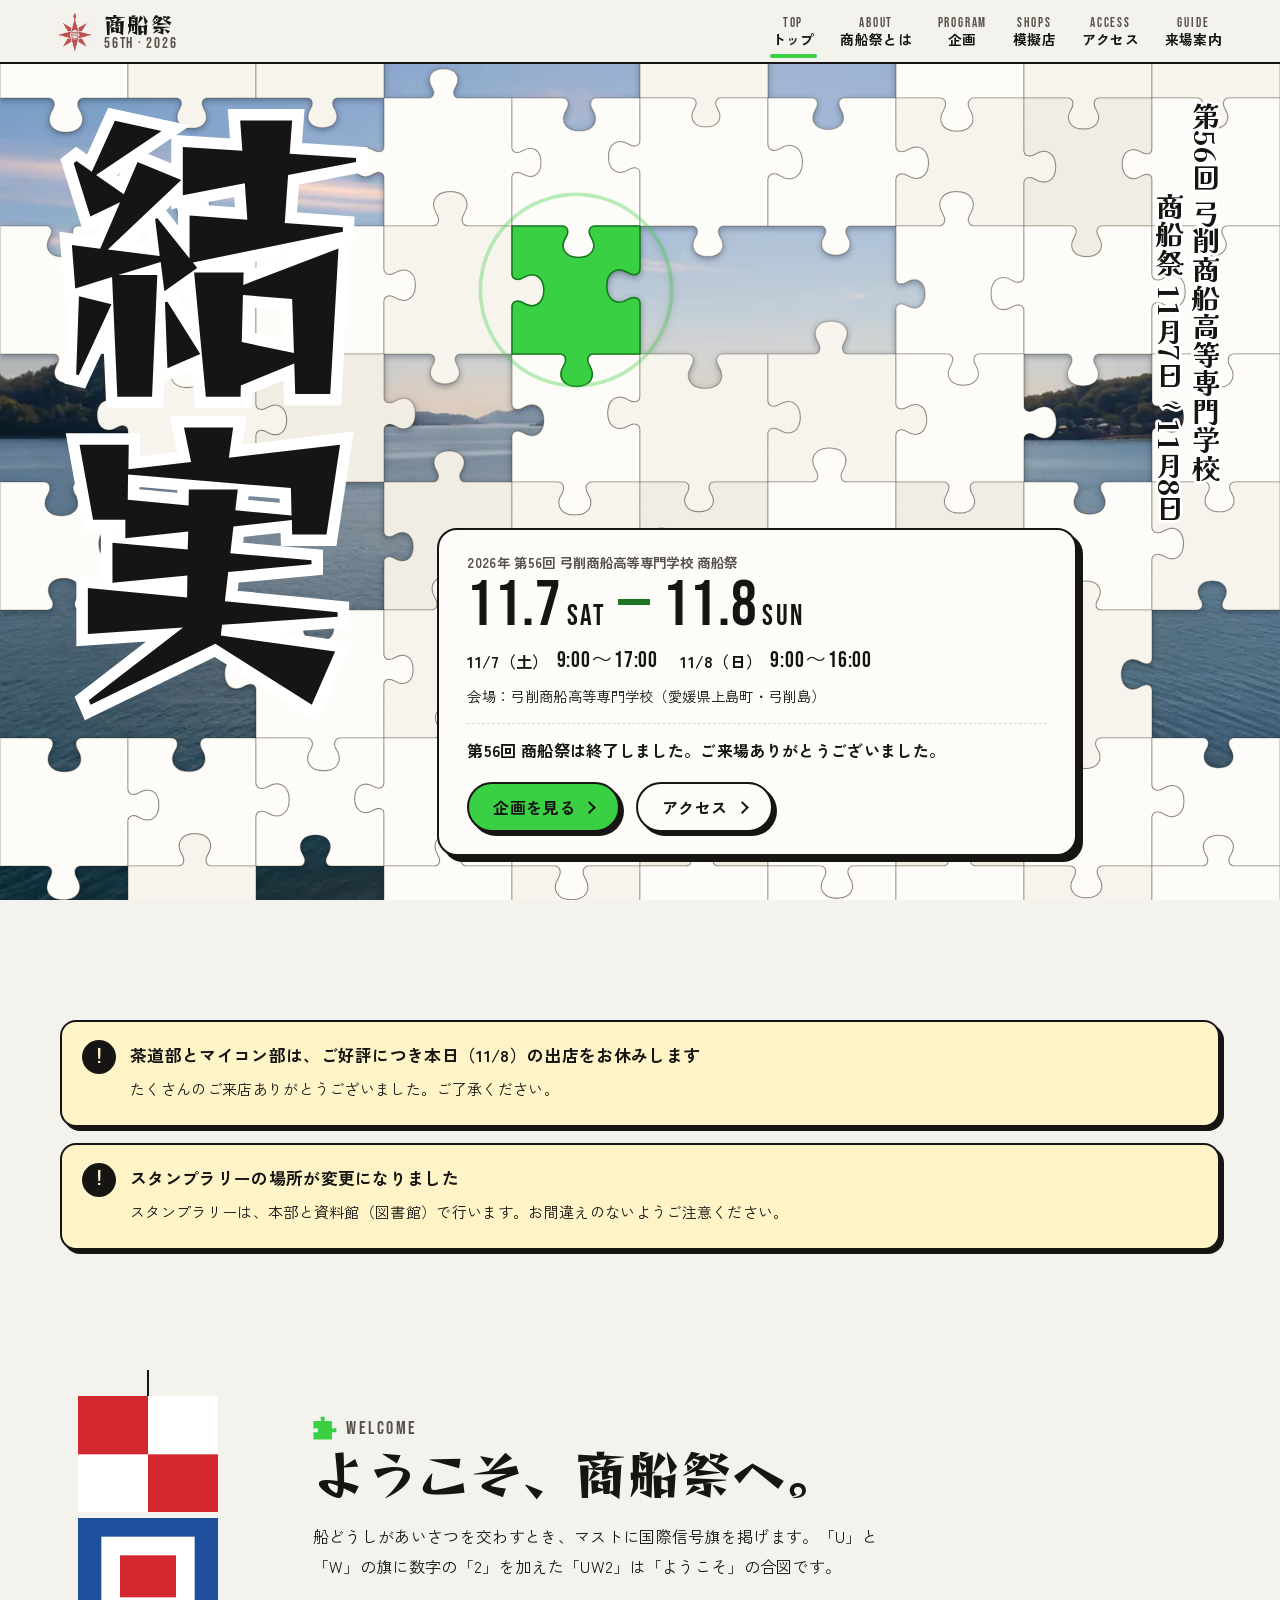
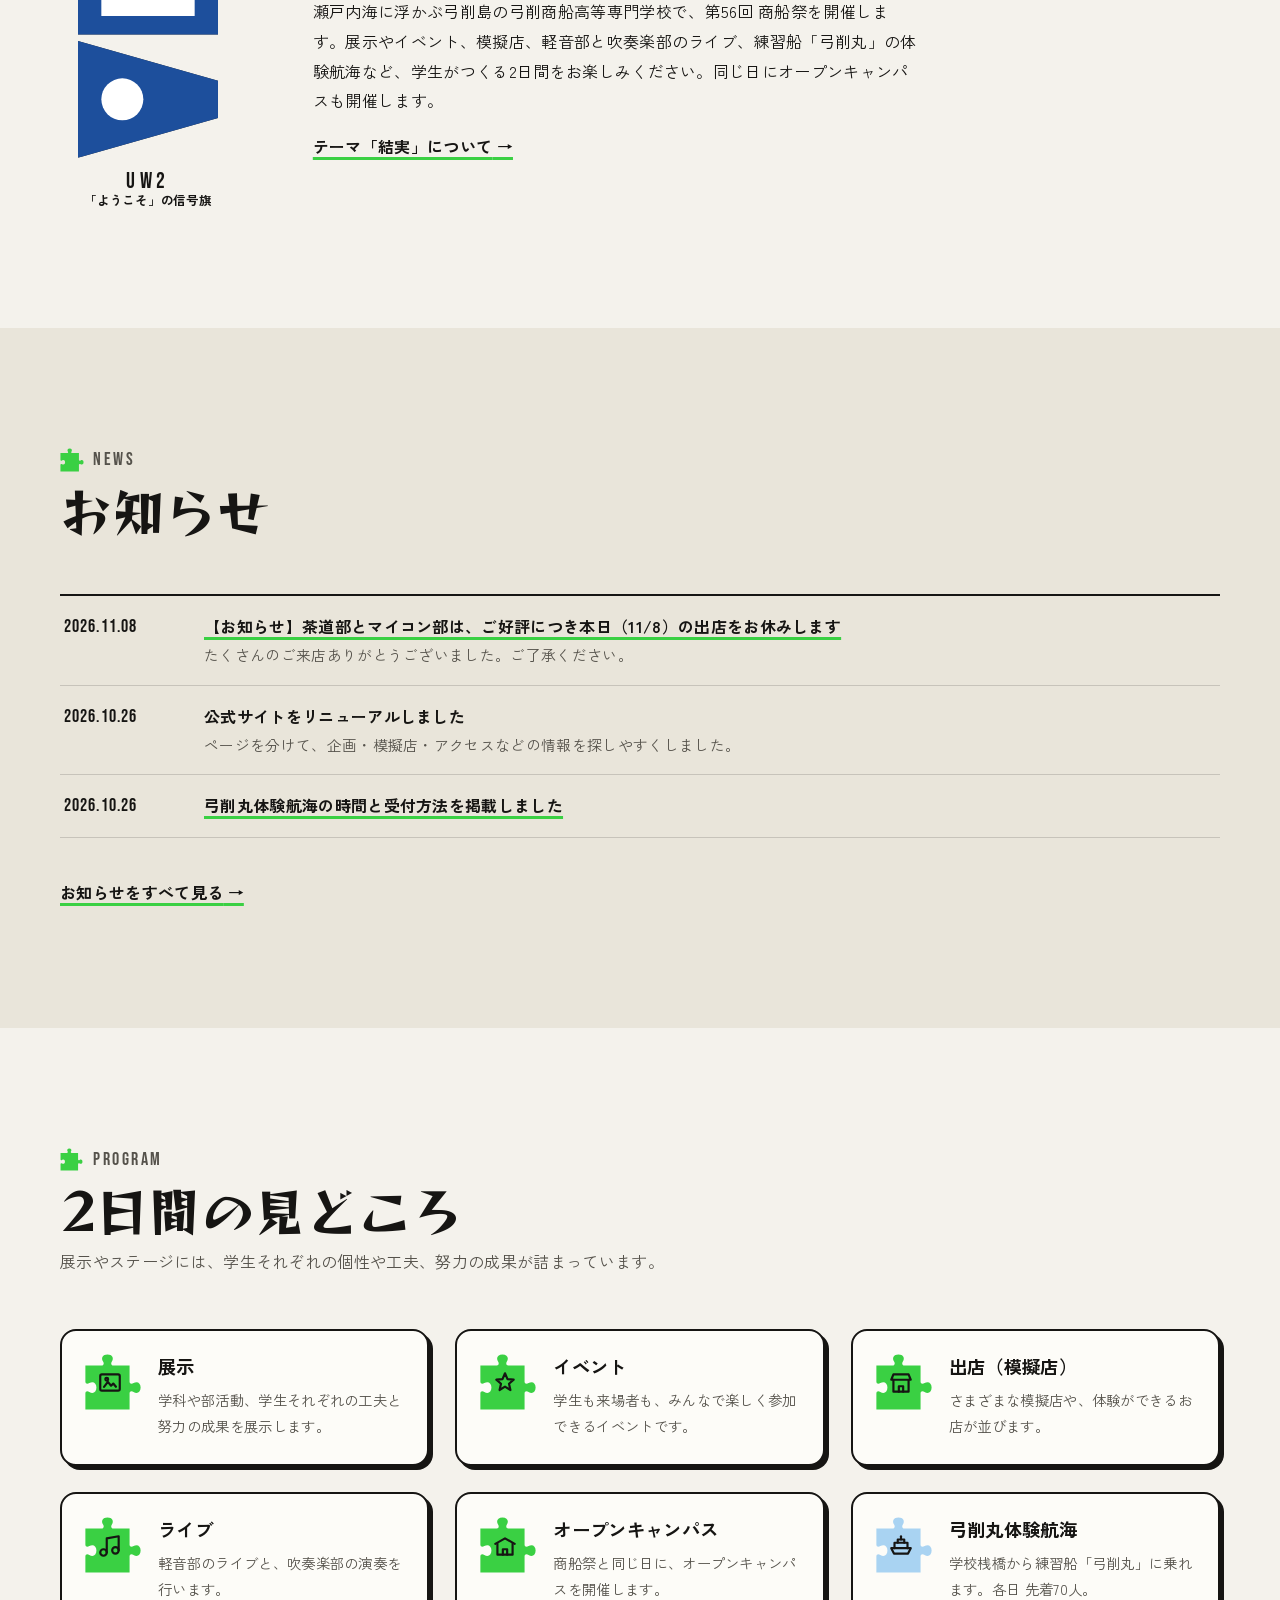
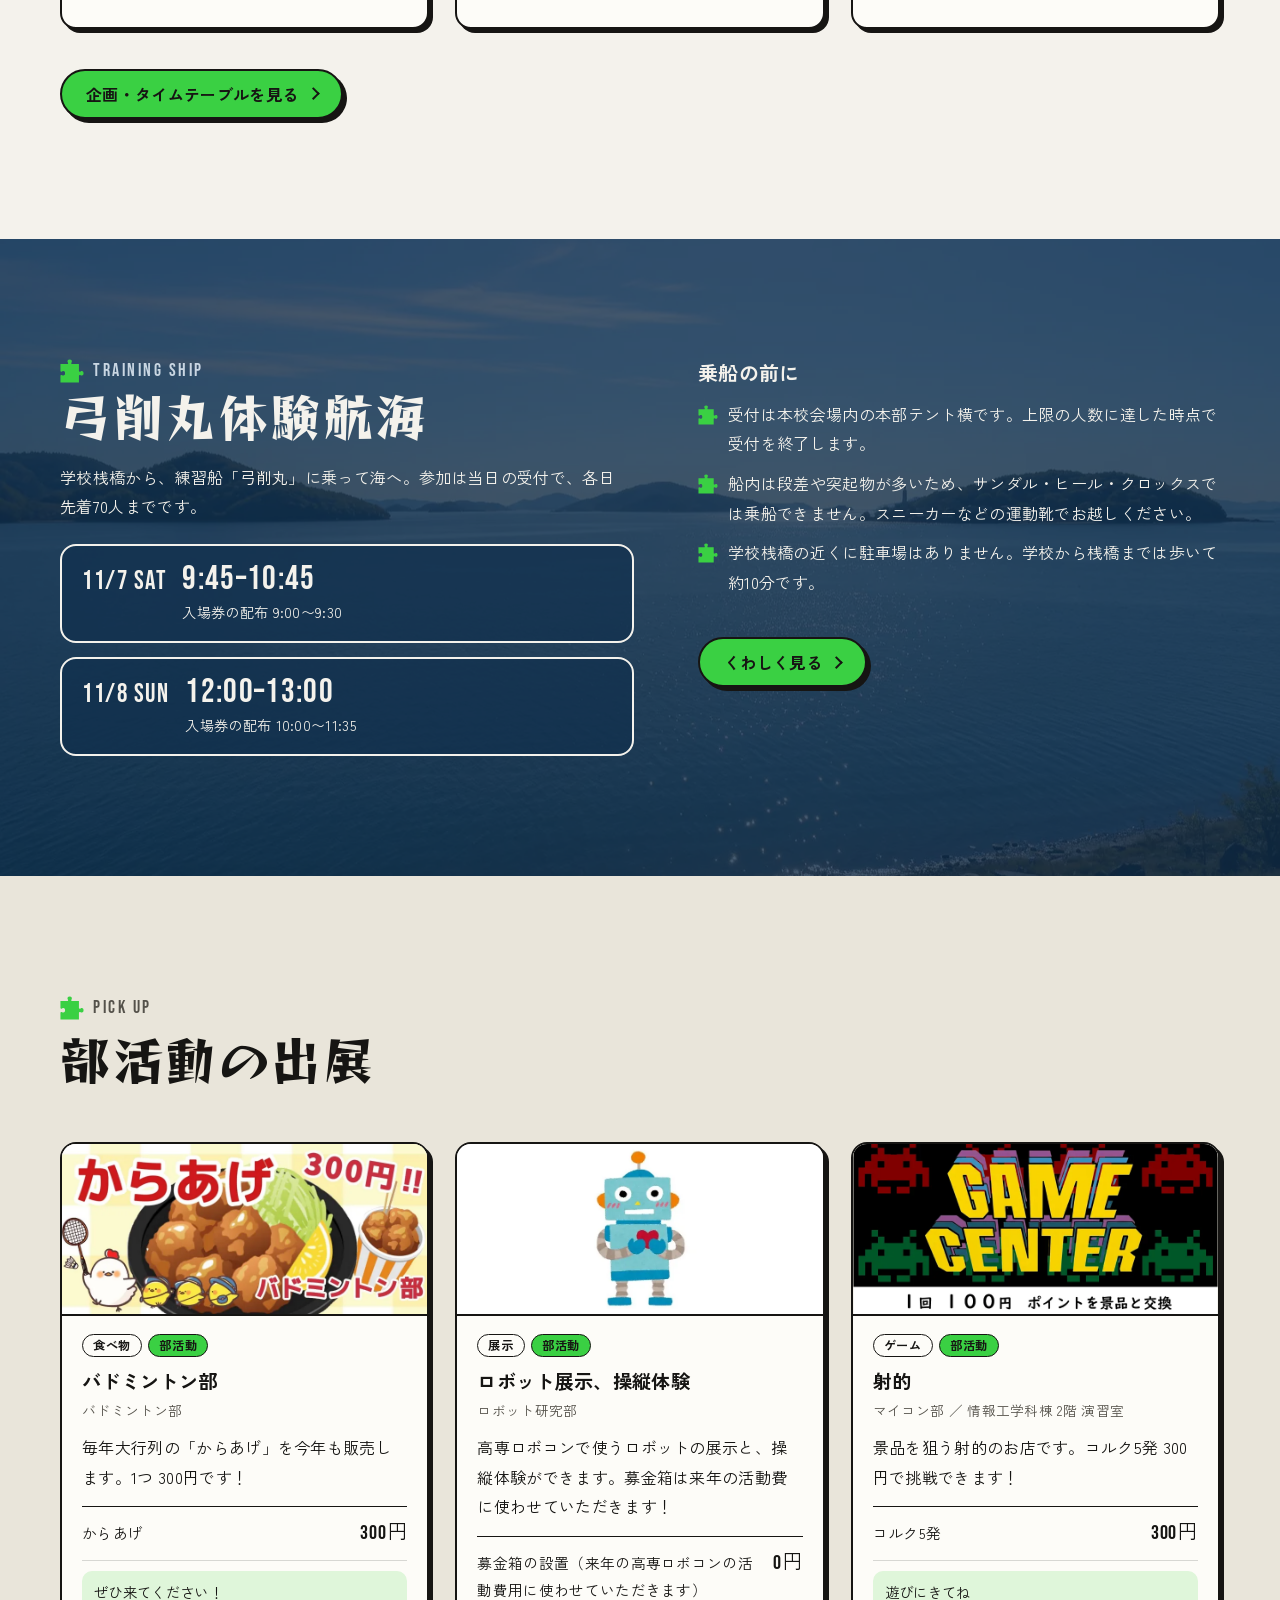
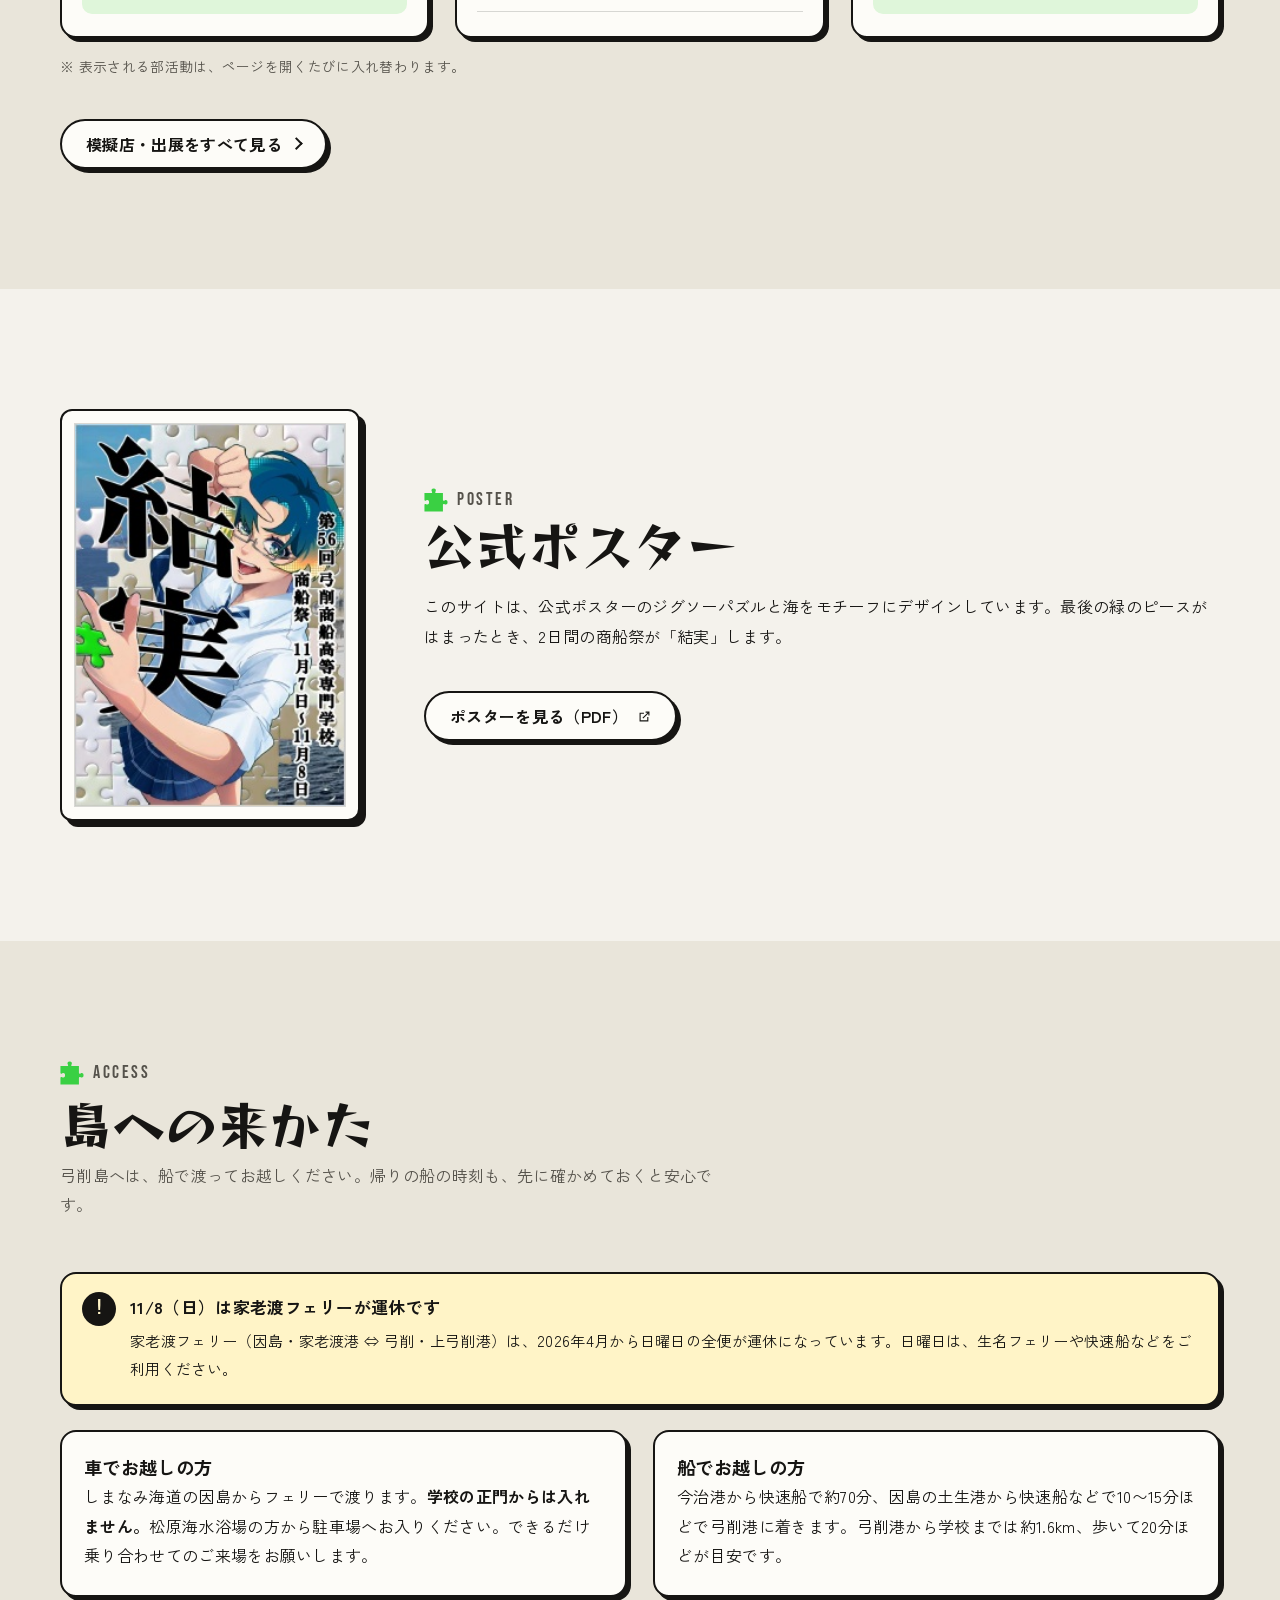
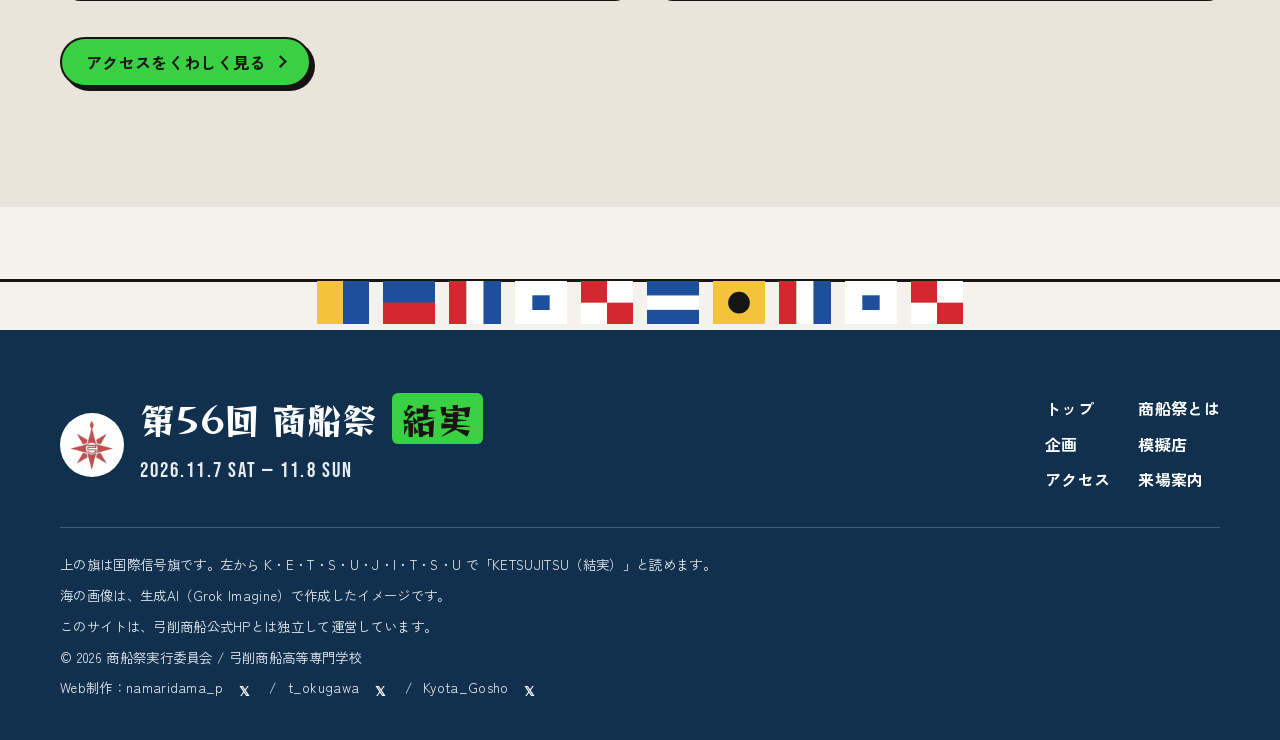
<file: index.html>
<!DOCTYPE html>
<html lang="ja">
<head>
  <meta charset="UTF-8">
  <meta name="viewport" content="width=device-width, initial-scale=1">
  <title>第56回 商船祭「結実」| 弓削商船高等専門学校 学園祭 公式サイト</title>
  <meta name="description" content="弓削商船高等専門学校の学園祭「第56回 商船祭」の公式サイト。テーマは「結実」。2026年11月7日(土) 9:00〜17:00・8日(日) 9:00〜16:00、愛媛県上島町・弓削島で開催。">
  <meta name="theme-color" content="#f4f2ec">
  <meta property="og:type" content="website">
  <meta property="og:site_name" content="第56回 商船祭 公式サイト">
  <meta property="og:title" content="第56回 商船祭「結実」| 弓削商船高等専門学校">
  <meta property="og:description" content="2026年11月7日(土)・8日(日)、弓削島の弓削商船高等専門学校で開催。">
  <meta property="og:url" content="https://namaridama-p.github.io/syousensai2026/">
  <meta property="og:image" content="https://namaridama-p.github.io/syousensai2026/images/ogp.jpg">
  <meta name="twitter:card" content="summary_large_image">
  <link rel="icon" href="favicon.png" type="image/png">
  <link rel="apple-touch-icon" href="apple-touch-icon.png">
  <link rel="preload" as="image" href="images/hero/sea-1280.webp" imagesrcset="images/hero/sea-800.webp 800w, images/hero/sea-1280.webp 1280w" imagesizes="100vw" fetchpriority="high">
  <link rel="preconnect" href="https://fonts.googleapis.com">
  <link rel="preconnect" href="https://fonts.gstatic.com" crossorigin>
  <link rel="stylesheet" href="https://fonts.googleapis.com/css2?family=Bebas+Neue&family=Kaisei+Tokumin:wght@800&family=Reggae+One&family=Zen+Kaku+Gothic+New:wght@400;700&display=swap">
  <link rel="stylesheet" href="style.css?v=5">
  <script async src="https://www.googletagmanager.com/gtm.js?id=GTM-KFX75KZF"></script>
<script>
  window.dataLayer = window.dataLayer || [];
  function gtag(){dataLayer.push(arguments);}
  gtag('js', new Date());
</script>
</head>
<body>
  <a class="skip" href="#main">本文へスキップ</a>

  <header class="site-header">
    <a class="logo" href="index.html" aria-label="第56回 商船祭 トップへ">
      <img src="images/emblem.webp" width="38" height="38" alt="">
      <span class="logo-text"><b>商船祭</b><small>56th · 2026</small></span>
    </a>
    <p class="status" data-festival-status></p>
    <button class="menu-btn" type="button" aria-label="メニューを開く" aria-expanded="false" aria-controls="global-nav"><span></span><span></span></button>
    <nav class="nav" id="global-nav" aria-label="サイト内">
      <a href="index.html" aria-current="page"><span class="en" aria-hidden="true">Top</span>トップ</a>
      <a href="about.html"><span class="en" aria-hidden="true">About</span>商船祭とは</a>
      <a href="program.html"><span class="en" aria-hidden="true">Program</span>企画</a>
      <a href="shops.html"><span class="en" aria-hidden="true">Shops</span>模擬店</a>
      <a href="access.html"><span class="en" aria-hidden="true">Access</span>アクセス</a>
      <a href="info.html"><span class="en" aria-hidden="true">Guide</span>来場案内</a>
    </nav>
  </header>

  <main id="main">
    <section class="hero" aria-labelledby="hero-title">
      <div class="hero-media" aria-hidden="true">
        <img src="images/hero/sea-1280.webp" srcset="images/hero/sea-800.webp 800w, images/hero/sea-1280.webp 1280w" sizes="100vw" width="1280" height="720" alt="" fetchpriority="high">
      </div>
      <svg class="puzzle" data-puzzle="hero" data-seed="56" aria-hidden="true" focusable="false"></svg>
      <div class="hero-inner">
        <h1 class="hero-title" id="hero-title"><span class="sr-only">第56回 弓削商船高等専門学校 商船祭 テーマ</span><span class="hero-theme">結実</span></h1>
        <p class="hero-vert" aria-hidden="true" data-puzzle-keep><span>第56回 弓削商船高等専門学校</span><span>商船祭 11月7日〜11月8日</span></p>
        <div class="hero-panel" data-puzzle-keep>
          <p class="hero-kicker">2026年 第56回 弓削商船高等専門学校 商船祭</p>
          <p class="hero-dates">11.7<small>SAT</small><span class="sep" aria-hidden="true">—</span>11.8<small>SUN</small></p>
          <dl class="hero-hours">
            <div><dt>11/7（土）</dt><dd>9:00〜17:00</dd></div>
            <div><dt>11/8（日）</dt><dd>9:00〜16:00</dd></div>
          </dl>
          <p class="hero-place">会場：弓削商船高等専門学校（愛媛県上島町・弓削島）</p>
          <div class="countdown" id="countdown" role="timer" aria-label="開催までのカウントダウン">
            <span class="countdown-label" aria-hidden="true">開催まで</span>
            <span class="countdown-nums" aria-hidden="true"><span><b data-cd="d">0</b>日</span><span><b data-cd="h">00</b>時間</span><span><b data-cd="m">00</b>分</span><span><b data-cd="s">00</b>秒</span></span>
            <p class="countdown-message"></p>
          </div>
          <div class="btn-row hero-cta">
            <a class="btn btn-green" href="program.html">企画を見る</a>
            <a class="btn" href="access.html">アクセス</a>
          </div>
        </div>
      </div>
    </section>

    <section class="section" aria-label="本日のお知らせ" style="padding-bottom: 0">
      <div class="inner">
        <div class="alert">
          <strong>茶道部とマイコン部は、ご好評につき本日（11/8）の出店をお休みします</strong>
          <p>たくさんのご来店ありがとうございました。ご了承ください。</p>
        </div>
        <div class="alert">
          <strong>スタンプラリーの場所が変更になりました</strong>
          <p>スタンプラリーは、本部と資料館（図書館）で行います。お間違えのないようご注意ください。</p>
        </div>
      </div>
    </section>

    <section class="section" aria-labelledby="welcome-title">
      <div class="inner welcome-grid">
        <figure class="hoist" data-reveal>
          <svg class="flag" viewBox="0 0 60 50" role="img" aria-label="U旗"><use href="images/flags.svg#flag-U"/></svg>
          <svg class="flag" viewBox="0 0 60 50" role="img" aria-label="W旗"><use href="images/flags.svg#flag-W"/></svg>
          <svg class="flag" viewBox="0 0 60 50" role="img" aria-label="数字旗の2"><use href="images/flags.svg#flag-2"/></svg>
          <figcaption>UW2<small>「ようこそ」の信号旗</small></figcaption>
        </figure>
        <div class="welcome-text" data-reveal>
          <p class="sec-en">Welcome</p>
          <h2 class="sec-title" id="welcome-title">ようこそ、商船祭へ。</h2>
          <div class="flow">
            <p>船どうしがあいさつを交わすとき、マストに国際信号旗を掲げます。「U」と「W」の旗に数字の「2」を加えた「UW2」は「ようこそ」の合図です。</p>
            <p>瀬戸内海に浮かぶ弓削島の弓削商船高等専門学校で、第56回 商船祭を開催します。展示やイベント、模擬店、軽音部と吹奏楽部のライブ、練習船「弓削丸」の体験航海など、学生がつくる2日間をお楽しみください。同じ日にオープンキャンパスも開催します。</p>
            <p><a class="text-link" href="about.html">テーマ「結実」について</a></p>
          </div>
        </div>
      </div>
    </section>

    <section class="section alt" aria-labelledby="news-title">
      <div class="inner">
        <header class="sec-head">
          <p class="sec-en">News</p>
          <h2 class="sec-title" id="news-title">お知らせ</h2>
        </header>
        <ul class="news-list" data-news="3"><li class="empty">読み込み中…</li></ul>
        <p class="more"><a class="text-link" href="info.html#news">お知らせをすべて見る</a></p>
      </div>
    </section>

    <section class="section" aria-labelledby="program-title">
      <div class="inner">
        <header class="sec-head">
          <p class="sec-en">Program</p>
          <h2 class="sec-title" id="program-title">2日間の見どころ</h2>
          <p class="sec-lead">展示やステージには、学生それぞれの個性や工夫、努力の成果が詰まっています。</p>
        </header>
        <div class="grid three">
          <a class="card cat-card" href="program.html#categories" data-reveal>
            <span class="icon" aria-hidden="true"><svg viewBox="0 0 24 24"><rect x="3" y="4" width="18" height="15" rx="1.5"/><path d="M6.5 15.5l3.5-4.5 3 3.5 2-2 2.5 3"/><circle cx="9" cy="8.5" r="1.3"/></svg></span>
            <h3>展示</h3>
            <p>学科や部活動、学生それぞれの工夫と努力の成果を展示します。</p>
          </a>
          <a class="card cat-card" href="program.html#categories" data-reveal>
            <span class="icon" aria-hidden="true"><svg viewBox="0 0 24 24"><path d="M12 3l2.3 5.4 5.7.5-4.3 3.8 1.3 5.8L12 15.4l-5 3.1 1.3-5.8L4 8.9l5.7-.5z"/></svg></span>
            <h3>イベント</h3>
            <p>学生も来場者も、みんなで楽しく参加できるイベントです。</p>
          </a>
          <a class="card cat-card" href="shops.html" data-reveal>
            <span class="icon" aria-hidden="true"><svg viewBox="0 0 24 24"><path d="M3 9l2-5h14l2 5z"/><path d="M5 9v11h14V9"/><path d="M10 20v-5h4v5"/></svg></span>
            <h3>出店（模擬店）</h3>
            <p>さまざまな模擬店や、体験ができるお店が並びます。</p>
          </a>
          <a class="card cat-card" href="program.html#categories" data-reveal>
            <span class="icon" aria-hidden="true"><svg viewBox="0 0 24 24"><path d="M9 18V5l11-2v13"/><circle cx="6" cy="18" r="3"/><circle cx="17" cy="16" r="3"/></svg></span>
            <h3>ライブ</h3>
            <p>軽音部のライブと、吹奏楽部の演奏を行います。</p>
          </a>
          <a class="card cat-card" href="program.html#categories" data-reveal>
            <span class="icon" aria-hidden="true"><svg viewBox="0 0 24 24"><path d="M3 10l9-5 9 5"/><path d="M5 10v10h14V10"/><path d="M10 20v-5h4v5"/></svg></span>
            <h3>オープンキャンパス</h3>
            <p>商船祭と同じ日に、オープンキャンパスを開催します。</p>
          </a>
          <a class="card cat-card" href="program.html#yugemaru" data-reveal>
            <span class="icon sea" aria-hidden="true"><svg viewBox="0 0 24 24"><path d="M3 14h18l-2.5 5h-13z"/><path d="M6 14V9h12v5"/><path d="M9 9V6h6v3"/><path d="M12 3v3"/></svg></span>
            <h3>弓削丸体験航海</h3>
            <p>学校桟橋から練習船「弓削丸」に乗れます。各日 先着70人。</p>
          </a>
        </div>
        <p class="more"><a class="btn btn-green" href="program.html">企画・タイムテーブルを見る</a></p>
      </div>
    </section>

    <section class="band" aria-labelledby="yugemaru-title">
      <div class="inner band-grid">
        <div data-reveal>
          <p class="sec-en">Training ship</p>
          <h2 class="sec-title" id="yugemaru-title">弓削丸体験航海</h2>
          <p style="margin: 16px 0 22px">学校桟橋から、練習船「弓削丸」に乗って海へ。参加は当日の受付で、各日 先着70人までです。</p>
          <ul class="voyage-list">
            <li><span class="day">11/7 SAT</span><span class="time">9:45–10:45</span><span class="ticket">入場券の配布 9:00〜9:30</span></li>
            <li><span class="day">11/8 SUN</span><span class="time">12:00–13:00</span><span class="ticket">入場券の配布 10:00〜11:35</span></li>
          </ul>
        </div>
        <div data-reveal>
          <h3 style="font-size: 1.25rem; margin-bottom: 14px">乗船の前に</h3>
          <ul class="check-list">
            <li>受付は本校会場内の本部テント横です。上限の人数に達した時点で受付を終了します。</li>
            <li>船内は段差や突起物が多いため、サンダル・ヒール・クロックスでは乗船できません。スニーカーなどの運動靴でお越しください。</li>
            <li>学校桟橋の近くに駐車場はありません。学校から桟橋までは歩いて約10分です。</li>
          </ul>
          <p class="more"><a class="btn btn-green" href="program.html#yugemaru">くわしく見る</a></p>
        </div>
      </div>
    </section>

    <section class="section alt" aria-labelledby="clubs-title">
      <div class="inner">
        <header class="sec-head">
          <p class="sec-en">Pick up</p>
          <h2 class="sec-title" id="clubs-title">部活動の出展</h2>
        </header>
        <div class="grid three" id="club-list"><p class="cards-empty empty-box">読み込み中…</p></div>
        <p class="note" style="margin-top: 16px">※ 表示される部活動は、ページを開くたびに入れ替わります。</p>
        <p class="more"><a class="btn" href="shops.html">模擬店・出展をすべて見る</a></p>
      </div>
    </section>

    <section class="section" aria-labelledby="poster-title">
      <div class="inner poster-grid">
        <figure class="poster-frame" data-reveal>
          <img src="images/poster.jpg" width="230" height="324" loading="lazy" alt="第56回 商船祭の公式ポスター。縦書きの大きな「結実」の文字と、ジグソーパズルの緑のピースを手にした学生のイラスト。パズルのすき間から瀬戸内の海がのぞいています。">
        </figure>
        <div data-reveal>
          <p class="sec-en">Poster</p>
          <h2 class="sec-title" id="poster-title">公式ポスター</h2>
          <p style="margin-top: 16px">このサイトは、公式ポスターのジグソーパズルと海をモチーフにデザインしています。最後の緑のピースがはまったとき、2日間の商船祭が「結実」します。</p>
          <p class="more"><a class="btn" href="https://www.yuge.ac.jp/wp-content/uploads/2026/10/R08_festivalposter.pdf" target="_blank" rel="noopener">ポスターを見る（PDF）</a></p>
        </div>
      </div>
    </section>

    <section class="section alt" aria-labelledby="access-title">
      <div class="inner">
        <header class="sec-head">
          <p class="sec-en">Access</p>
          <h2 class="sec-title" id="access-title">島への来かた</h2>
          <p class="sec-lead">弓削島へは、船で渡ってお越しください。帰りの船の時刻も、先に確かめておくと安心です。</p>
        </header>
        <div class="alert" data-reveal>
          <strong>11/8（日）は家老渡フェリーが運休です</strong>
          <p>家老渡フェリー（因島・家老渡港 ⇔ 弓削・上弓削港）は、2026年4月から日曜日の全便が運休になっています。日曜日は、生名フェリーや快速船などをご利用ください。</p>
        </div>
        <div class="grid two" style="margin-top: 24px">
          <article class="card" data-reveal>
            <h3>車でお越しの方</h3>
            <p>しまなみ海道の因島からフェリーで渡ります。<strong>学校の正門からは入れません。</strong>松原海水浴場の方から駐車場へお入りください。できるだけ乗り合わせてのご来場をお願いします。</p>
          </article>
          <article class="card" data-reveal>
            <h3>船でお越しの方</h3>
            <p>今治港から快速船で約70分、因島の土生港から快速船などで10〜15分ほどで弓削港に着きます。弓削港から学校までは約1.6km、歩いて20分ほどが目安です。</p>
          </article>
        </div>
        <p class="more"><a class="btn btn-green" href="access.html">アクセスをくわしく見る</a></p>
      </div>
    </section>
  </main>

  <footer class="site-footer">
    <div class="bunting" data-flags="K E T S U J I T S U" aria-hidden="true"></div>
    <div class="footer-inner">
      <div class="footer-brand">
        <span class="footer-emblem"><img src="images/emblem.webp" width="48" height="48" alt=""></span>
        <p class="footer-title">第56回 商船祭<span>結実</span></p>
        <p class="footer-date">2026.11.7 SAT — 11.8 SUN</p>
      </div>
      <nav class="footer-nav" aria-label="フッター">
        <a href="index.html">トップ</a>
        <a href="about.html">商船祭とは</a>
        <a href="program.html">企画</a>
        <a href="shops.html">模擬店</a>
        <a href="access.html">アクセス</a>
        <a href="info.html">来場案内</a>
      </nav>
      <div class="footer-meta">
        <p>上の旗は国際信号旗です。左から K・E・T・S・U・J・I・T・S・U で「KETSUJITSU（結実）」と読めます。</p>
        <p>海の画像は、生成AI（Grok Imagine）で作成したイメージです。</p>
        <p class="disclaimer">このサイトは、弓削商船公式HPとは独立して運営しています。</p>
        <p>&copy; 2026 商船祭実行委員会 / 弓削商船高等専門学校</p>
        <p class="credit">
          Web制作：namaridama_p
          <a class="x-link" href="https://x.com/namaridama_p" target="_blank" rel="noopener noreferrer" aria-label="namaridama_pのX">𝕏</a>
          <span class="credit-sep" aria-hidden="true">/</span>
          t_okugawa
          <a class="x-link" href="https://x.com/toma_okugawa" target="_blank" rel="noopener noreferrer" aria-label="t_okugawaのX">𝕏</a>
          <span class="credit-sep" aria-hidden="true">/</span>
          Kyota_Gosho
          <a class="x-link" href="https://x.com/Kyota_Gosho" target="_blank" rel="noopener noreferrer" aria-label="Kyota_GoshoのX">𝕏</a>
        </p>
      </div>
    </div>
  </footer>

  <nav class="tabbar" aria-label="よく使うページ">
    <a href="program.html"><svg viewBox="0 0 24 24" aria-hidden="true"><rect x="3" y="5" width="18" height="16" rx="2"/><path d="M3 10h18M8 3v4M16 3v4"/></svg>企画</a>
    <a href="shops.html"><svg viewBox="0 0 24 24" aria-hidden="true"><path d="M3 9l2-5h14l2 5z"/><path d="M5 9v11h14V9"/><path d="M10 20v-5h4v5"/></svg>模擬店</a>
    <a href="access.html"><svg viewBox="0 0 24 24" aria-hidden="true"><path d="M3 14h18l-2.5 5h-13z"/><path d="M6 14V9h12v5"/><path d="M9 9V6h6v3"/></svg>アクセス</a>
    <a href="info.html"><svg viewBox="0 0 24 24" aria-hidden="true"><circle cx="12" cy="12" r="9"/><path d="M12 11v6M12 7.5v.5"/></svg>案内</a>
  </nav>

  <script type="speculationrules">
  { "prefetch": [{ "where": { "selector_matches": ".nav a, .tabbar a" }, "eagerness": "moderate" }] }
  </script>
  <script src="script.js?v=5" defer></script>
  <script src="news.js?v=5" defer></script>
  <script src="shops.js?v=5" defer></script>
</body>
</html>
</file>
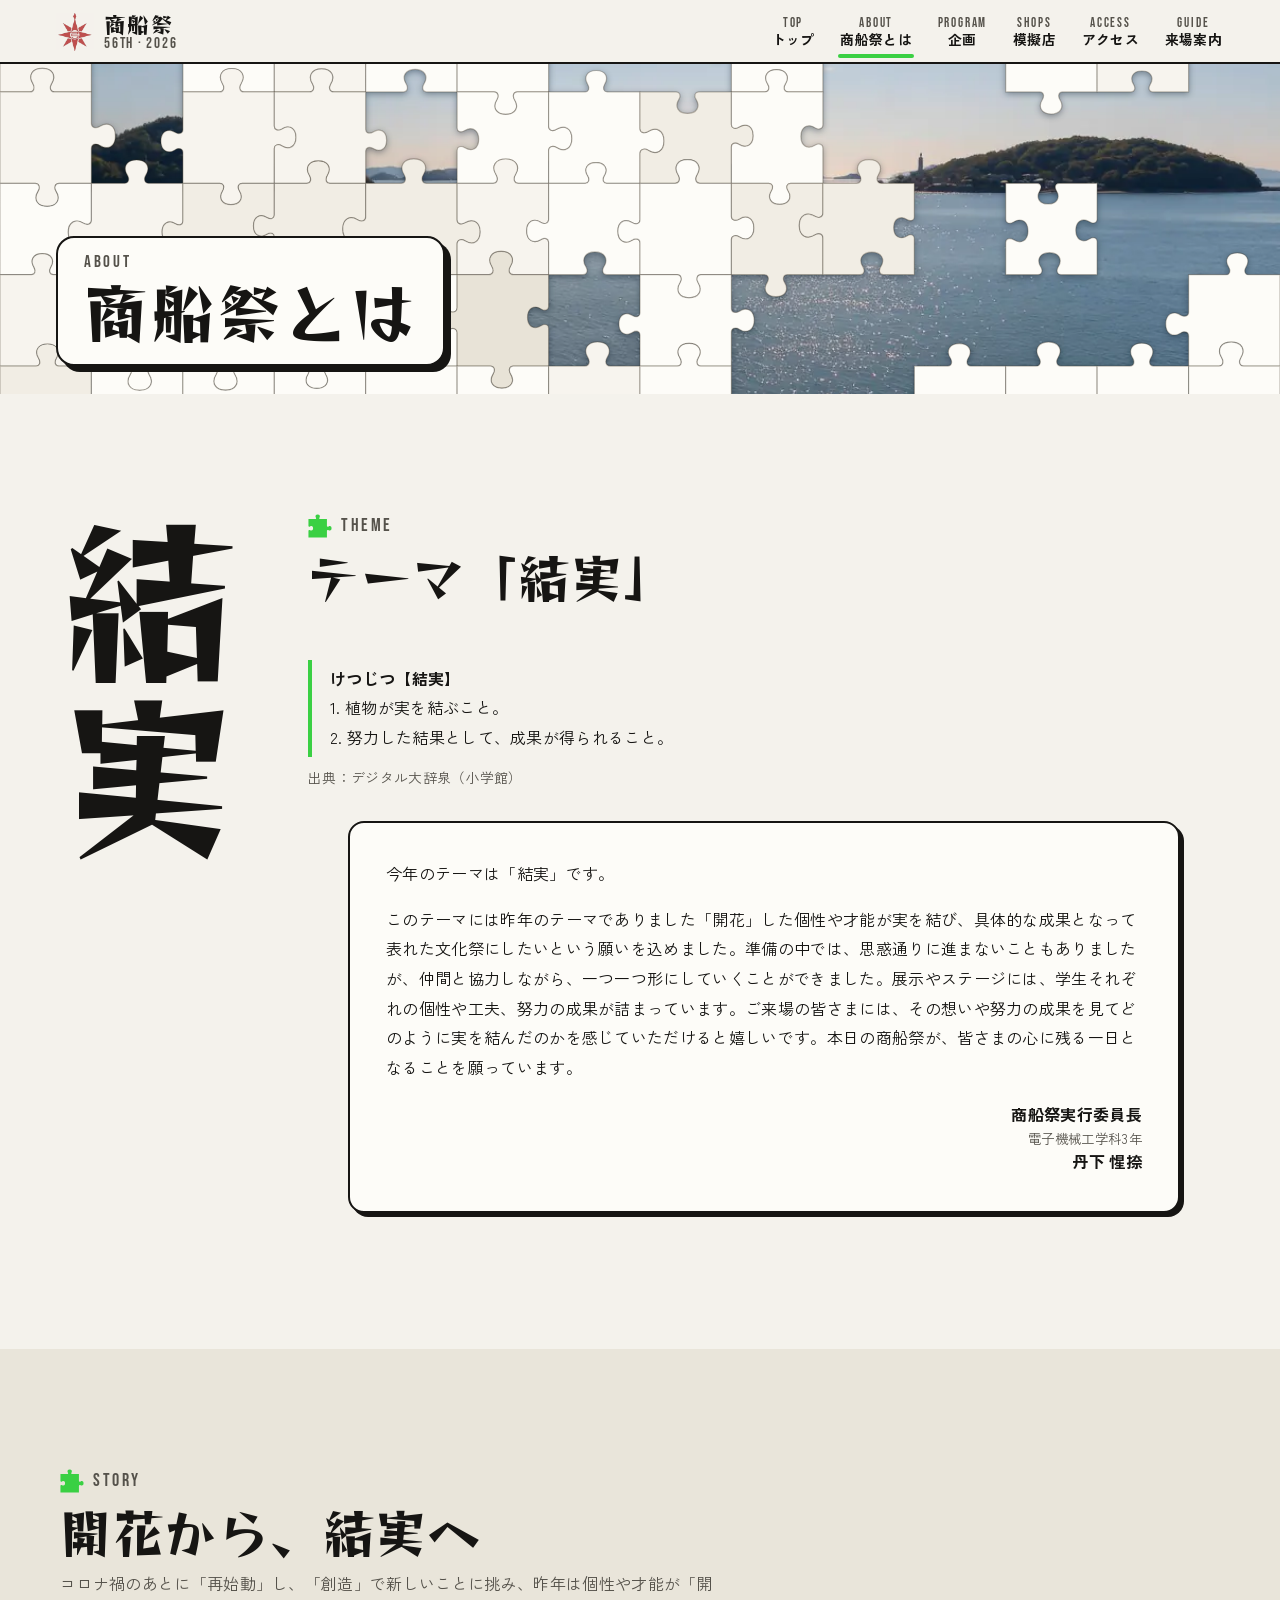
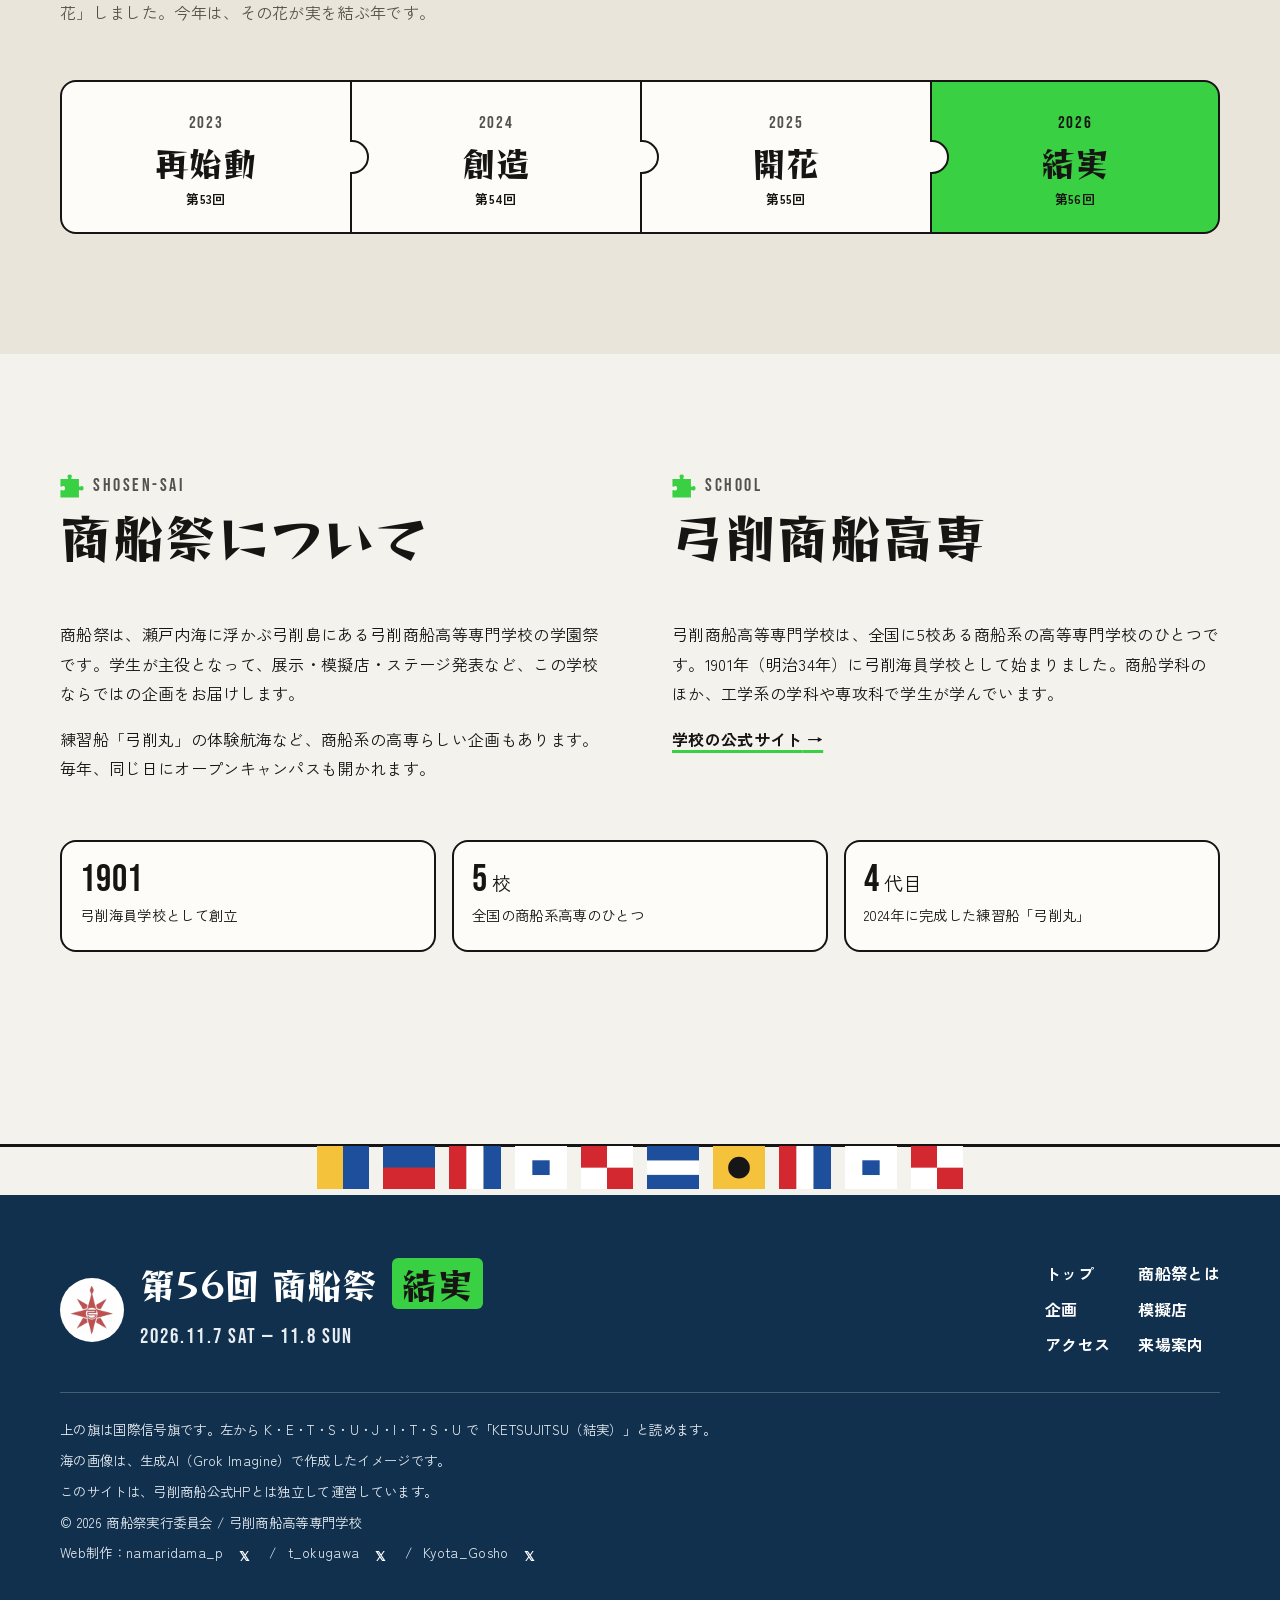
<file: about.html>
<!DOCTYPE html>
<html lang="ja">
<head>
  <meta charset="UTF-8">
  <meta name="viewport" content="width=device-width, initial-scale=1">
  <title>商船祭とは・テーマ「結実」 | 第56回 商船祭</title>
  <meta name="description" content="第56回 商船祭のテーマ「結実」と、実行委員長のメッセージ。再始動・創造・開花から結実へと続くテーマのつながりと、弓削商船高等専門学校の紹介。">
  <meta name="theme-color" content="#f4f2ec">
  <meta property="og:type" content="website">
  <meta property="og:site_name" content="第56回 商船祭 公式サイト">
  <meta property="og:title" content="商船祭とは・テーマ「結実」 | 第56回 商船祭">
  <meta property="og:url" content="https://namaridama-p.github.io/syousensai2026/about.html">
  <meta property="og:image" content="https://namaridama-p.github.io/syousensai2026/images/ogp.jpg">
  <meta name="twitter:card" content="summary_large_image">
  <link rel="icon" href="favicon.png" type="image/png">
  <link rel="apple-touch-icon" href="apple-touch-icon.png">
  <link rel="preconnect" href="https://fonts.googleapis.com">
  <link rel="preconnect" href="https://fonts.gstatic.com" crossorigin>
  <link rel="stylesheet" href="https://fonts.googleapis.com/css2?family=Bebas+Neue&family=Kaisei+Tokumin:wght@800&family=Reggae+One&family=Zen+Kaku+Gothic+New:wght@400;700&display=swap">
  <link rel="stylesheet" href="style.css?v=5">
  <script async src="https://www.googletagmanager.com/gtm.js?id=GTM-KFX75KZF"></script>
<script>
  window.dataLayer = window.dataLayer || [];
  function gtag(){dataLayer.push(arguments);}
  gtag('js', new Date());
</script>
</head>
<body>
  <a class="skip" href="#main">本文へスキップ</a>

  <header class="site-header">
    <a class="logo" href="index.html" aria-label="第56回 商船祭 トップへ">
      <img src="images/emblem.webp" width="38" height="38" alt="">
      <span class="logo-text"><b>商船祭</b><small>56th · 2026</small></span>
    </a>
    <p class="status" data-festival-status></p>
    <button class="menu-btn" type="button" aria-label="メニューを開く" aria-expanded="false" aria-controls="global-nav"><span></span><span></span></button>
    <nav class="nav" id="global-nav" aria-label="サイト内">
      <a href="index.html"><span class="en" aria-hidden="true">Top</span>トップ</a>
      <a href="about.html" aria-current="page"><span class="en" aria-hidden="true">About</span>商船祭とは</a>
      <a href="program.html"><span class="en" aria-hidden="true">Program</span>企画</a>
      <a href="shops.html"><span class="en" aria-hidden="true">Shops</span>模擬店</a>
      <a href="access.html"><span class="en" aria-hidden="true">Access</span>アクセス</a>
      <a href="info.html"><span class="en" aria-hidden="true">Guide</span>来場案内</a>
    </nav>
  </header>

  <main id="main">
    <header class="page-hero">
      <div class="hero-media" aria-hidden="true">
        <img src="images/hero/sea-1280.webp" srcset="images/hero/sea-800.webp 800w, images/hero/sea-1280.webp 1280w" sizes="100vw" width="1280" height="720" alt="">
      </div>
      <svg class="puzzle" data-puzzle="page" data-seed="55" aria-hidden="true" focusable="false"></svg>
      <div class="page-hero-inner" data-puzzle-keep>
        <p class="page-en">About</p>
        <h1 class="page-title">商船祭とは</h1>
      </div>
    </header>

    <section class="section" id="theme" aria-labelledby="theme-title">
      <div class="inner theme-word">
        <p class="theme-big" aria-hidden="true">結実</p>
        <div>
          <header class="sec-head">
            <p class="sec-en">Theme</p>
            <h2 class="sec-title" id="theme-title">テーマ「結実」</h2>
          </header>
          <dl class="dict">
            <dt>けつじつ【結実】</dt>
            <dd>1. 植物が実を結ぶこと。</dd>
            <dd>2. 努力した結果として、成果が得られること。</dd>
          </dl>
          <p class="note" style="margin-top: 8px">出典：デジタル大辞泉（小学館）</p>

          <blockquote class="message" data-reveal>
            <p>今年のテーマは「結実」です。</p>
            <p>このテーマには昨年のテーマでありました「開花」した個性や才能が実を結び、具体的な成果となって表れた文化祭にしたいという願いを込めました。準備の中では、思惑通りに進まないこともありましたが、仲間と協力しながら、一つ一つ形にしていくことができました。展示やステージには、学生それぞれの個性や工夫、努力の成果が詰まっています。ご来場の皆さまには、その想いや努力の成果を見てどのように実を結んだのかを感じていただけると嬉しいです。本日の商船祭が、皆さまの心に残る一日となることを願っています。</p>
            <footer>商船祭実行委員長<small>電子機械工学科3年</small>丹下 惺捺</footer>
          </blockquote>
        </div>
      </div>
    </section>

    <section class="section alt" id="history" aria-labelledby="history-title">
      <div class="inner">
        <header class="sec-head">
          <p class="sec-en">Story</p>
          <h2 class="sec-title" id="history-title">開花から、結実へ</h2>
          <p class="sec-lead">コロナ禍のあとに「再始動」し、「創造」で新しいことに挑み、昨年は個性や才能が「開花」しました。今年は、その花が実を結ぶ年です。</p>
        </header>
        <ol class="theme-chain" data-reveal>
          <li><span class="year">2023</span><span class="word">再始動</span><span class="no">第53回</span></li>
          <li><span class="year">2024</span><span class="word">創造</span><span class="no">第54回</span></li>
          <li><span class="year">2025</span><span class="word">開花</span><span class="no">第55回</span></li>
          <li><span class="year">2026</span><span class="word">結実</span><span class="no">第56回</span></li>
        </ol>
      </div>
    </section>

    <section class="section" id="festival" aria-labelledby="festival-title">
      <div class="inner">
        <div class="grid two" style="align-items: start; gap: clamp(28px, 5vw, 64px)">
          <div>
            <header class="sec-head">
              <p class="sec-en">Shosen-sai</p>
              <h2 class="sec-title" id="festival-title">商船祭について</h2>
            </header>
            <div class="flow">
              <p>商船祭は、瀬戸内海に浮かぶ弓削島にある弓削商船高等専門学校の学園祭です。学生が主役となって、展示・模擬店・ステージ発表など、この学校ならではの企画をお届けします。</p>
              <p>練習船「弓削丸」の体験航海など、商船系の高専らしい企画もあります。毎年、同じ日にオープンキャンパスも開かれます。</p>
            </div>
          </div>
          <div>
            <header class="sec-head">
              <p class="sec-en">School</p>
              <h2 class="sec-title">弓削商船高専</h2>
            </header>
            <div class="flow">
              <p>弓削商船高等専門学校は、全国に5校ある商船系の高等専門学校のひとつです。1901年（明治34年）に弓削海員学校として始まりました。商船学科のほか、工学系の学科や専攻科で学生が学んでいます。</p>
              <p><a class="text-link" href="https://www.yuge.ac.jp/" target="_blank" rel="noopener">学校の公式サイト</a></p>
            </div>
          </div>
        </div>
        <ul class="fact-list" style="margin-top: clamp(36px, 5vw, 56px)">
          <li data-reveal><b>1901</b><span>弓削海員学校として創立</span></li>
          <li data-reveal><b>5<small style="font-size:.5em"> 校</small></b><span>全国の商船系高専のひとつ</span></li>
          <li data-reveal><b>4<small style="font-size:.5em"> 代目</small></b><span>2024年に完成した練習船「弓削丸」</span></li>
        </ul>
      </div>
    </section>
  </main>

  <footer class="site-footer">
    <div class="bunting" data-flags="K E T S U J I T S U" aria-hidden="true"></div>
    <div class="footer-inner">
      <div class="footer-brand">
        <span class="footer-emblem"><img src="images/emblem.webp" width="48" height="48" alt=""></span>
        <p class="footer-title">第56回 商船祭<span>結実</span></p>
        <p class="footer-date">2026.11.7 SAT — 11.8 SUN</p>
      </div>
      <nav class="footer-nav" aria-label="フッター">
        <a href="index.html">トップ</a>
        <a href="about.html">商船祭とは</a>
        <a href="program.html">企画</a>
        <a href="shops.html">模擬店</a>
        <a href="access.html">アクセス</a>
        <a href="info.html">来場案内</a>
      </nav>
      <div class="footer-meta">
        <p>上の旗は国際信号旗です。左から K・E・T・S・U・J・I・T・S・U で「KETSUJITSU（結実）」と読めます。</p>
        <p>海の画像は、生成AI（Grok Imagine）で作成したイメージです。</p>
        <p class="disclaimer">このサイトは、弓削商船公式HPとは独立して運営しています。</p>
        <p>&copy; 2026 商船祭実行委員会 / 弓削商船高等専門学校</p>
        <p class="credit">
          Web制作：namaridama_p
          <a class="x-link" href="https://x.com/namaridama_p" target="_blank" rel="noopener noreferrer" aria-label="namaridama_pのX">𝕏</a>
          <span class="credit-sep" aria-hidden="true">/</span>
          t_okugawa
          <a class="x-link" href="https://x.com/toma_okugawa" target="_blank" rel="noopener noreferrer" aria-label="t_okugawaのX">𝕏</a>
          <span class="credit-sep" aria-hidden="true">/</span>
          Kyota_Gosho
          <a class="x-link" href="https://x.com/Kyota_Gosho" target="_blank" rel="noopener noreferrer" aria-label="Kyota_GoshoのX">𝕏</a>
        </p>
      </div>
    </div>
  </footer>

  <nav class="tabbar" aria-label="よく使うページ">
    <a href="program.html"><svg viewBox="0 0 24 24" aria-hidden="true"><rect x="3" y="5" width="18" height="16" rx="2"/><path d="M3 10h18M8 3v4M16 3v4"/></svg>企画</a>
    <a href="shops.html"><svg viewBox="0 0 24 24" aria-hidden="true"><path d="M3 9l2-5h14l2 5z"/><path d="M5 9v11h14V9"/><path d="M10 20v-5h4v5"/></svg>模擬店</a>
    <a href="access.html"><svg viewBox="0 0 24 24" aria-hidden="true"><path d="M3 14h18l-2.5 5h-13z"/><path d="M6 14V9h12v5"/><path d="M9 9V6h6v3"/></svg>アクセス</a>
    <a href="info.html"><svg viewBox="0 0 24 24" aria-hidden="true"><circle cx="12" cy="12" r="9"/><path d="M12 11v6M12 7.5v.5"/></svg>案内</a>
  </nav>

  <script type="speculationrules">
  { "prefetch": [{ "where": { "selector_matches": ".nav a, .tabbar a" }, "eagerness": "moderate" }] }
  </script>
  <script src="script.js?v=5" defer></script>
</body>
</html>
</file>
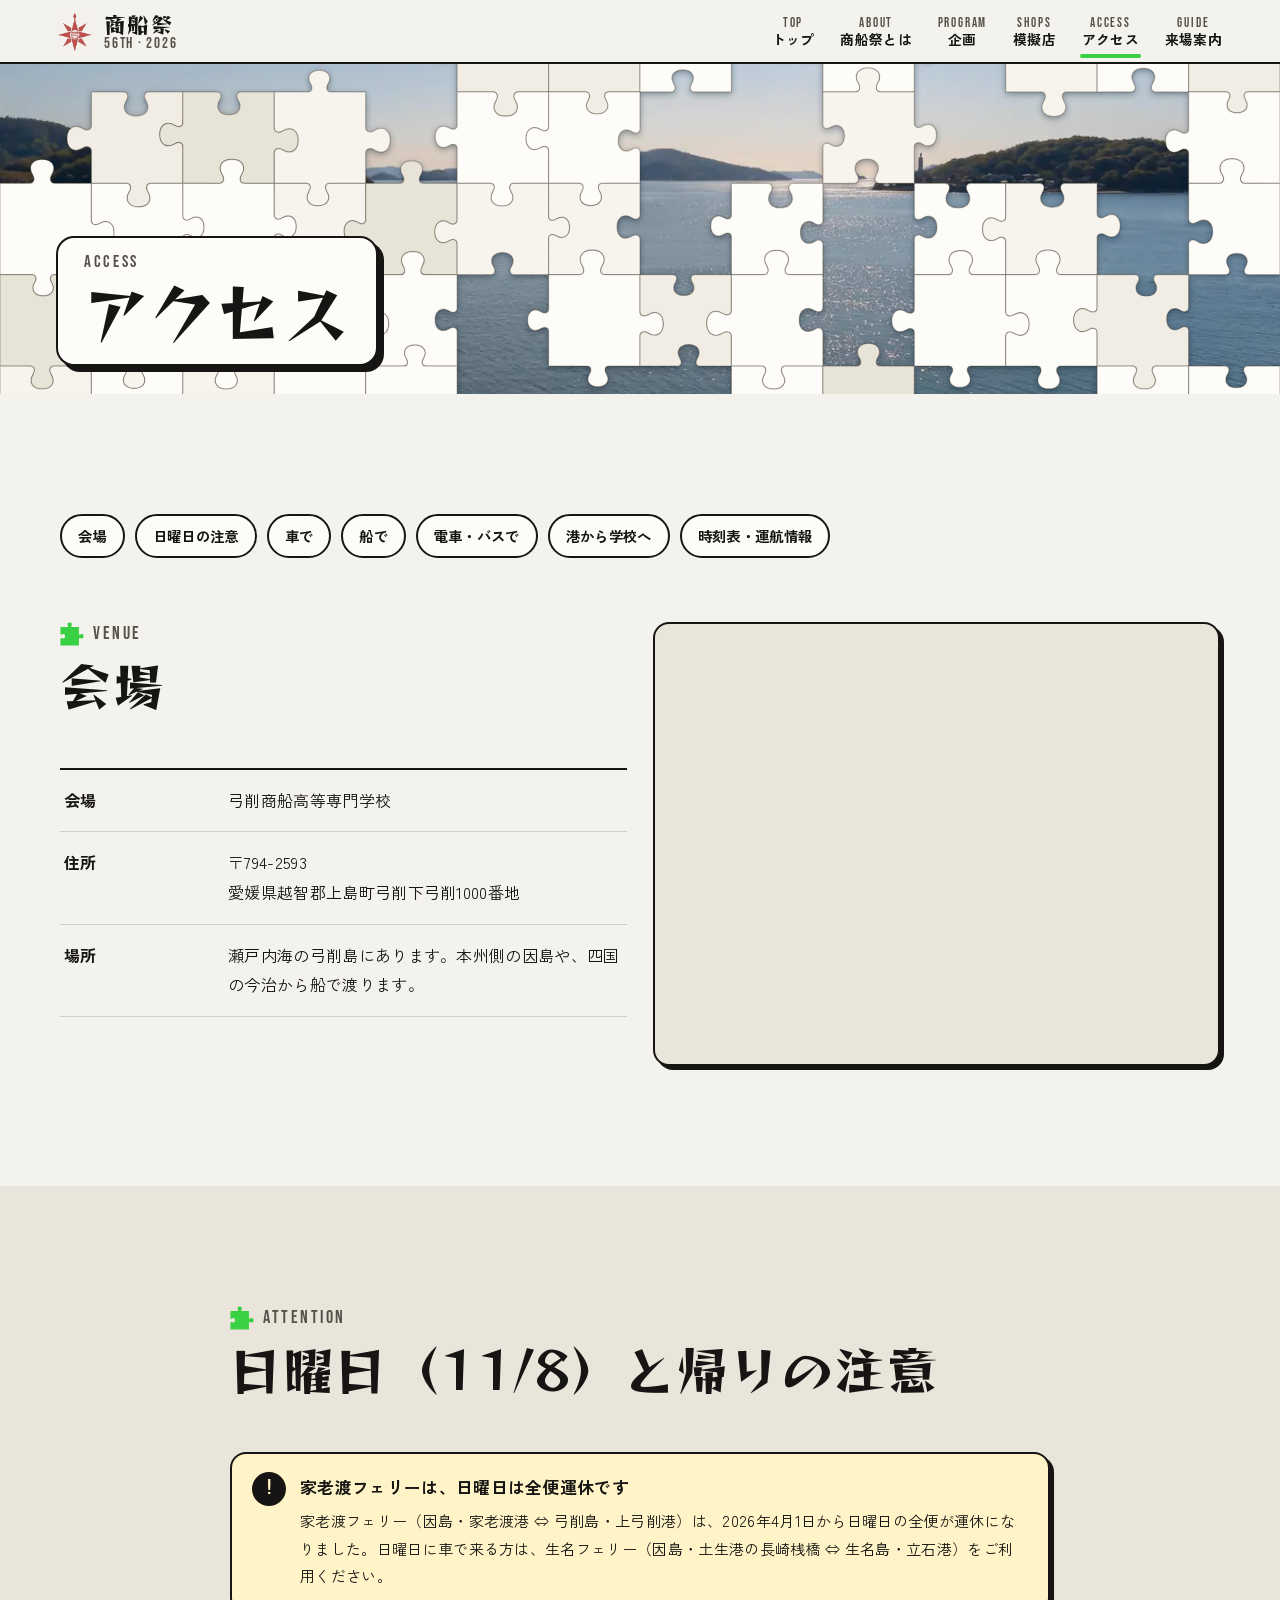
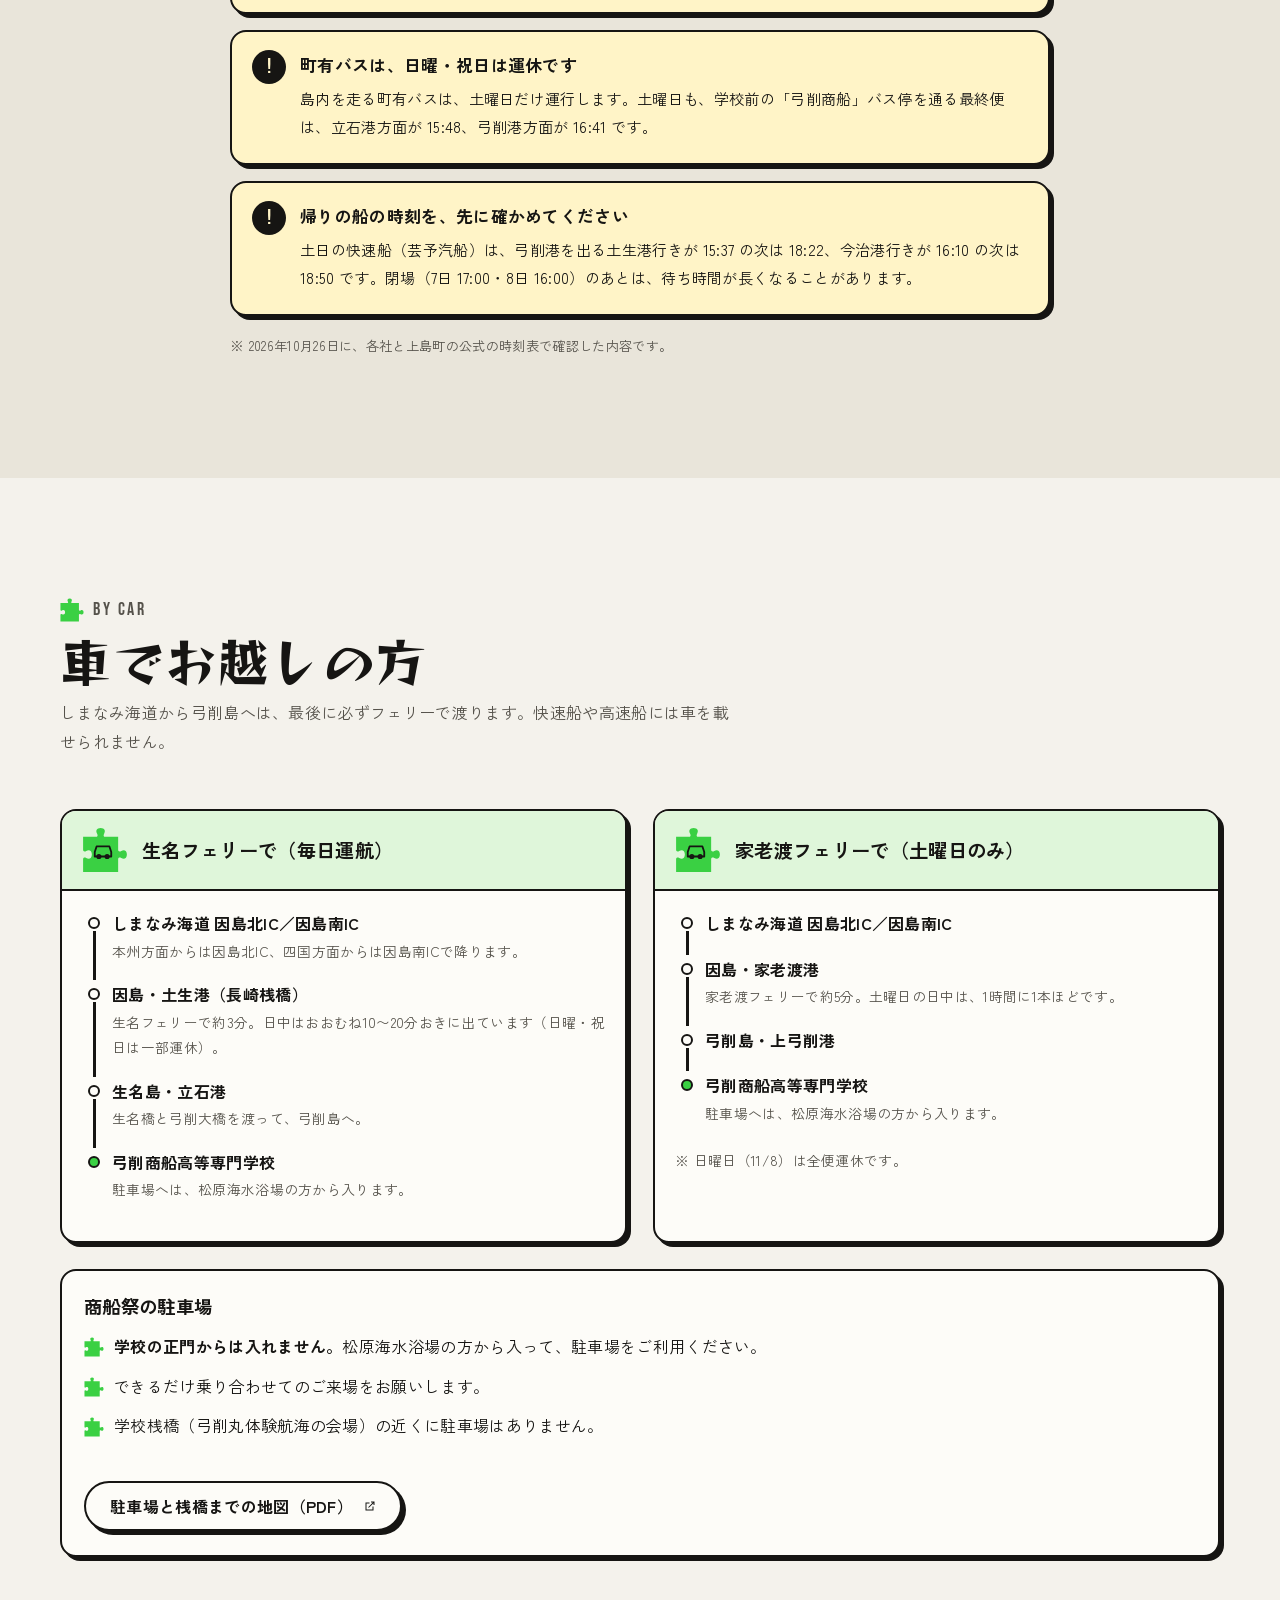
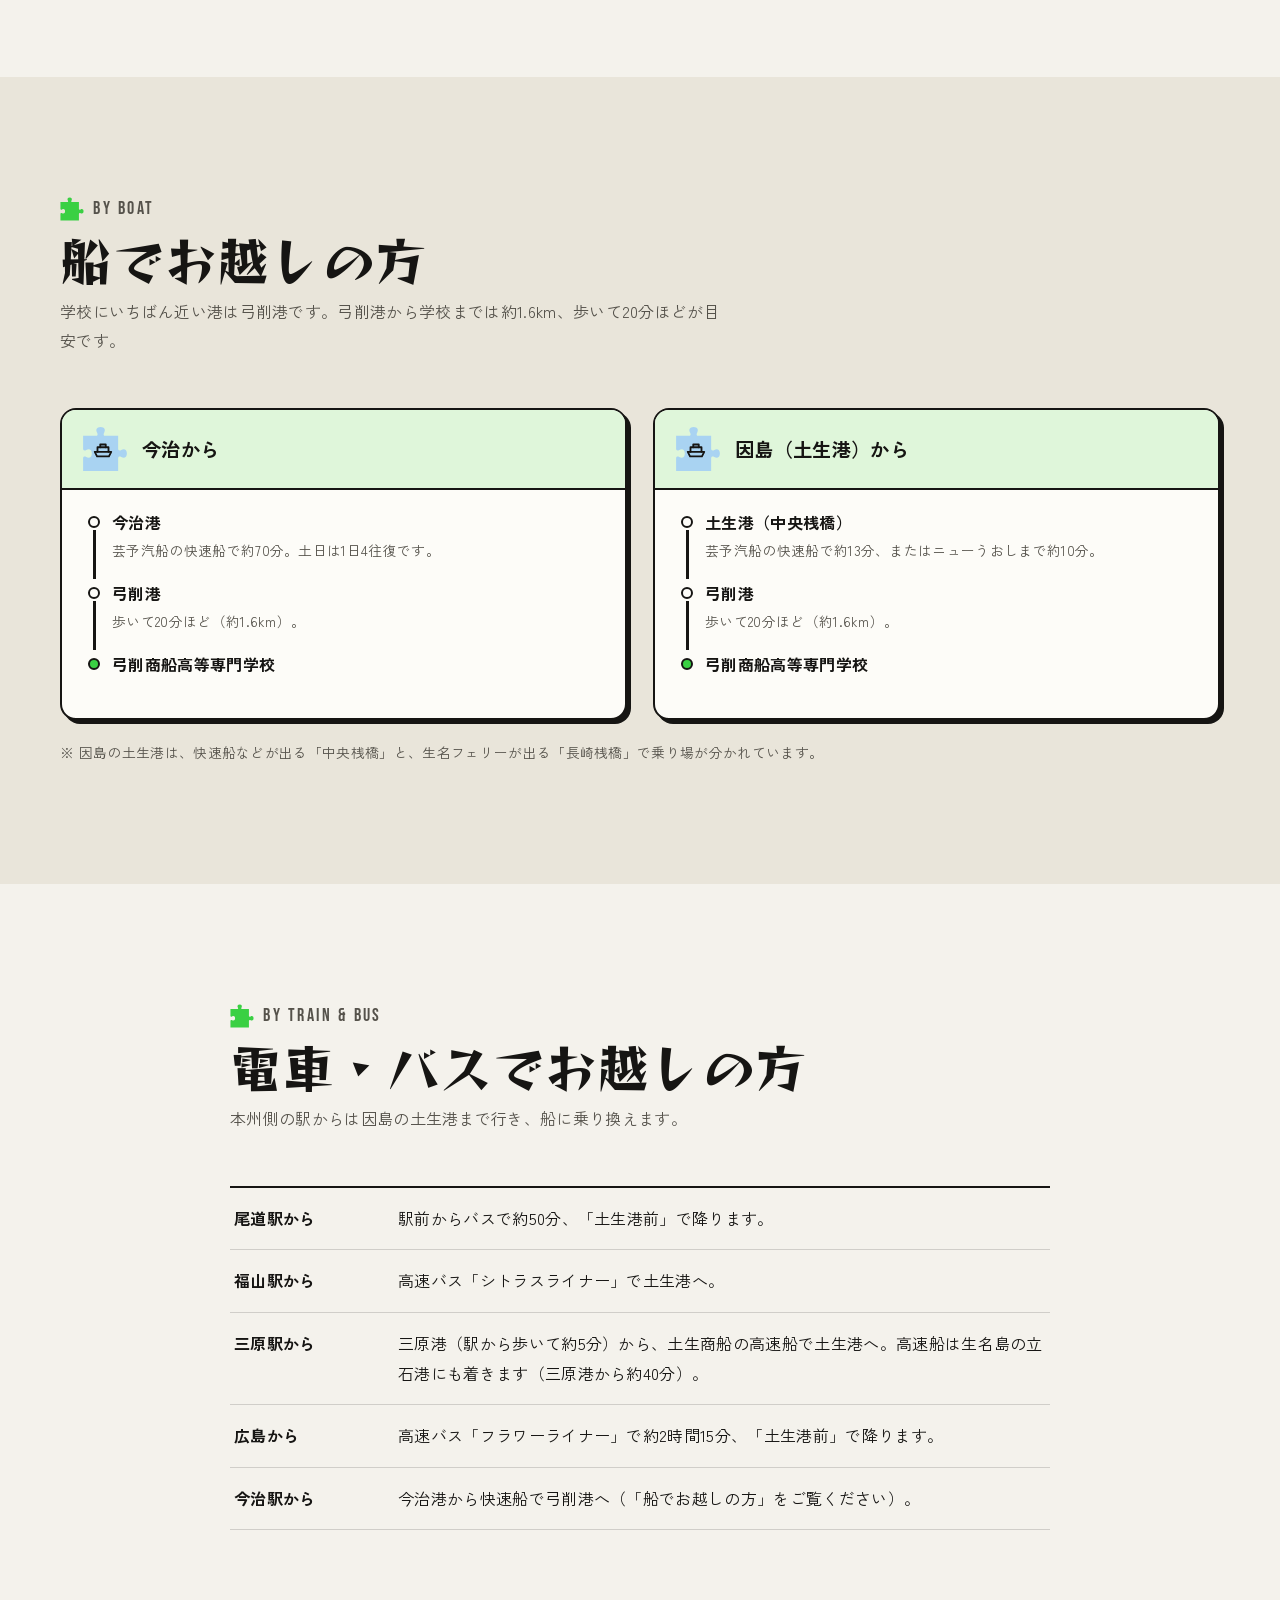
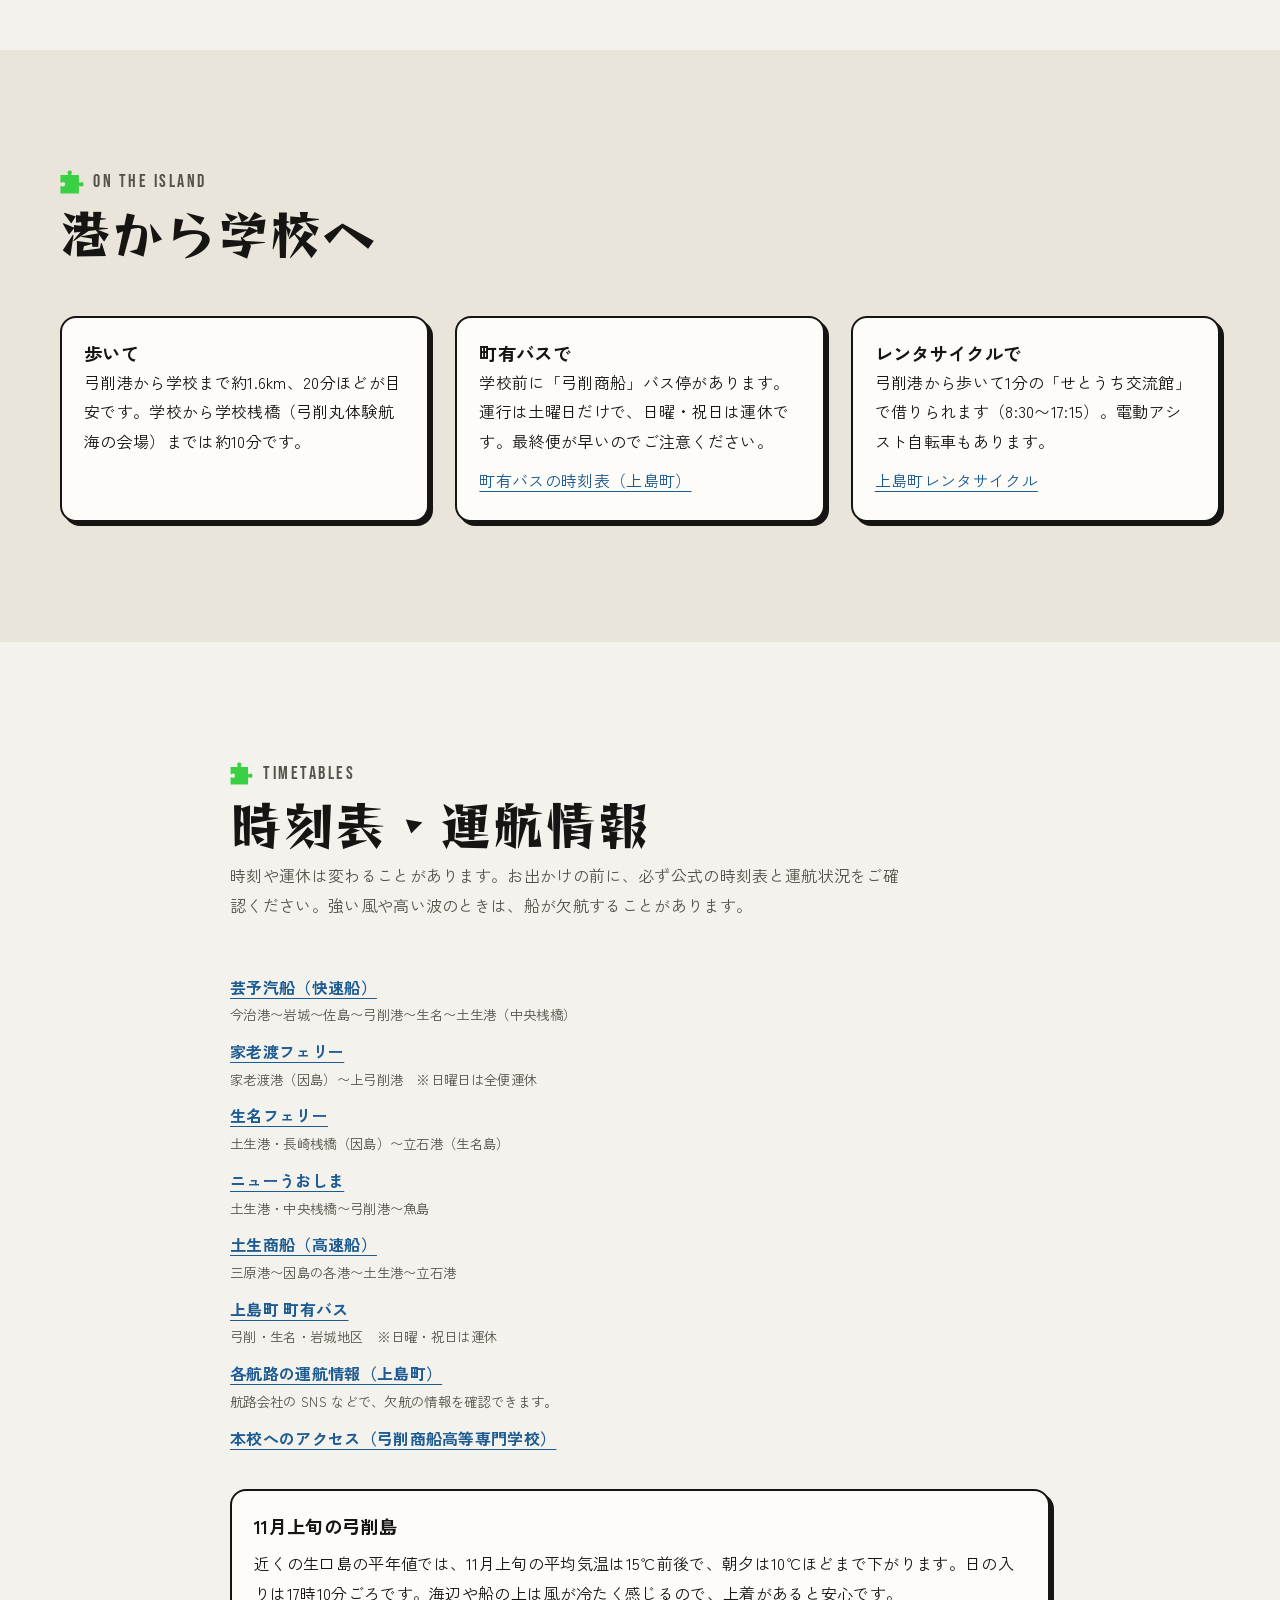
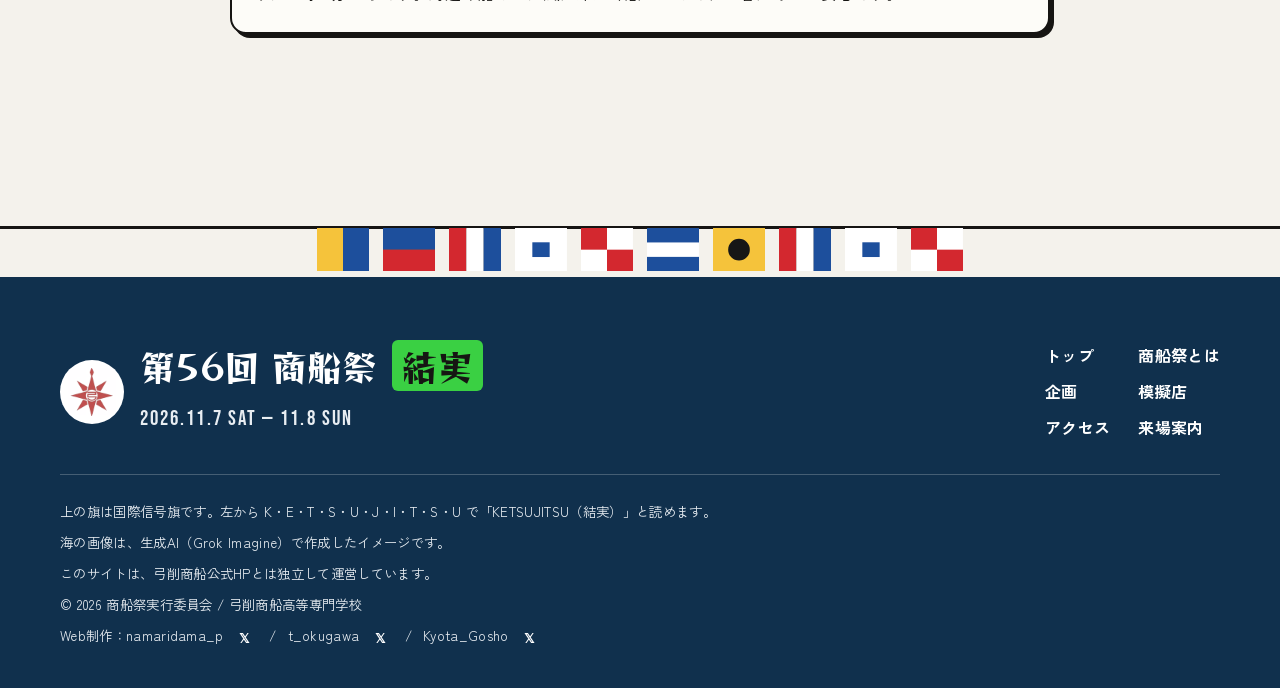
<file: access.html>
<!DOCTYPE html>
<html lang="ja">
<head>
  <meta charset="UTF-8">
  <meta name="viewport" content="width=device-width, initial-scale=1">
  <title>アクセス | 第56回 商船祭「結実」</title>
  <meta name="description" content="第56回 商船祭の会場・弓削商船高等専門学校（愛媛県上島町・弓削島）へのアクセス。車・船・電車とバスでの来かた、日曜日の運休情報、駐車場、時刻表へのリンク。">
  <meta name="theme-color" content="#f4f2ec">
  <meta property="og:type" content="website">
  <meta property="og:site_name" content="第56回 商船祭 公式サイト">
  <meta property="og:title" content="アクセス | 第56回 商船祭「結実」">
  <meta property="og:url" content="https://namaridama-p.github.io/syousensai2026/access.html">
  <meta property="og:image" content="https://namaridama-p.github.io/syousensai2026/images/ogp.jpg">
  <meta name="twitter:card" content="summary_large_image">
  <link rel="icon" href="favicon.png" type="image/png">
  <link rel="apple-touch-icon" href="apple-touch-icon.png">
  <link rel="preconnect" href="https://fonts.googleapis.com">
  <link rel="preconnect" href="https://fonts.gstatic.com" crossorigin>
  <link rel="stylesheet" href="https://fonts.googleapis.com/css2?family=Bebas+Neue&family=Kaisei+Tokumin:wght@800&family=Reggae+One&family=Zen+Kaku+Gothic+New:wght@400;700&display=swap">
  <link rel="stylesheet" href="style.css?v=5">
  <script async src="https://www.googletagmanager.com/gtm.js?id=GTM-KFX75KZF"></script>
<script>
  window.dataLayer = window.dataLayer || [];
  function gtag(){dataLayer.push(arguments);}
  gtag('js', new Date());
</script>
</head>
<body>
  <a class="skip" href="#main">本文へスキップ</a>

  <header class="site-header">
    <a class="logo" href="index.html" aria-label="第56回 商船祭 トップへ">
      <img src="images/emblem.webp" width="38" height="38" alt="">
      <span class="logo-text"><b>商船祭</b><small>56th · 2026</small></span>
    </a>
    <p class="status" data-festival-status></p>
    <button class="menu-btn" type="button" aria-label="メニューを開く" aria-expanded="false" aria-controls="global-nav"><span></span><span></span></button>
    <nav class="nav" id="global-nav" aria-label="サイト内">
      <a href="index.html"><span class="en" aria-hidden="true">Top</span>トップ</a>
      <a href="about.html"><span class="en" aria-hidden="true">About</span>商船祭とは</a>
      <a href="program.html"><span class="en" aria-hidden="true">Program</span>企画</a>
      <a href="shops.html"><span class="en" aria-hidden="true">Shops</span>模擬店</a>
      <a href="access.html" aria-current="page"><span class="en" aria-hidden="true">Access</span>アクセス</a>
      <a href="info.html"><span class="en" aria-hidden="true">Guide</span>来場案内</a>
    </nav>
  </header>

  <main id="main">
    <header class="page-hero">
      <div class="hero-media" aria-hidden="true">
        <img src="images/hero/sea-1280.webp" srcset="images/hero/sea-800.webp 800w, images/hero/sea-1280.webp 1280w" sizes="100vw" width="1280" height="720" alt="">
      </div>
      <svg class="puzzle" data-puzzle="page" data-seed="33" aria-hidden="true" focusable="false"></svg>
      <div class="page-hero-inner" data-puzzle-keep>
        <p class="page-en">Access</p>
        <h1 class="page-title">アクセス</h1>
      </div>
    </header>

    <section class="section" id="venue" aria-labelledby="venue-title">
      <div class="inner">
        <ul class="toc" aria-label="このページの内容" style="margin-bottom: clamp(40px, 6vw, 64px)">
          <li><a href="#venue">会場</a></li>
          <li><a href="#sunday">日曜日の注意</a></li>
          <li><a href="#car">車で</a></li>
          <li><a href="#boat">船で</a></li>
          <li><a href="#train">電車・バスで</a></li>
          <li><a href="#island">港から学校へ</a></li>
          <li><a href="#timetables">時刻表・運航情報</a></li>
        </ul>
        <div class="grid two" style="align-items: start">
          <div>
            <header class="sec-head">
              <p class="sec-en">Venue</p>
              <h2 class="sec-title" id="venue-title">会場</h2>
            </header>
            <dl class="info">
              <div><dt>会場</dt><dd>弓削商船高等専門学校</dd></div>
              <div><dt>住所</dt><dd>〒794-2593<br>愛媛県越智郡上島町弓削下弓削1000番地</dd></div>
              <div><dt>場所</dt><dd>瀬戸内海の弓削島にあります。本州側の因島や、四国の今治から船で渡ります。</dd></div>
            </dl>
          </div>
          <div class="map-wrap" data-reveal>
            <iframe title="弓削商船高等専門学校の地図" loading="lazy" referrerpolicy="no-referrer-when-downgrade"
              src="https://maps.google.com/maps?q=%E5%BC%93%E5%89%8A%E5%95%86%E8%88%B9%E9%AB%98%E7%AD%89%E5%B0%82%E9%96%80%E5%AD%A6%E6%A0%A1&output=embed"></iframe>
          </div>
        </div>
      </div>
    </section>

    <section class="section alt" id="sunday" aria-labelledby="sunday-title">
      <div class="inner narrow">
        <header class="sec-head">
          <p class="sec-en">Attention</p>
          <h2 class="sec-title" id="sunday-title">日曜日（11/8）と帰りの注意</h2>
        </header>
        <div class="alert">
          <strong>家老渡フェリーは、日曜日は全便運休です</strong>
          <p>家老渡フェリー（因島・家老渡港 ⇔ 弓削島・上弓削港）は、2026年4月1日から日曜日の全便が運休になりました。日曜日に車で来る方は、生名フェリー（因島・土生港の長崎桟橋 ⇔ 生名島・立石港）をご利用ください。</p>
        </div>
        <div class="alert">
          <strong>町有バスは、日曜・祝日は運休です</strong>
          <p>島内を走る町有バスは、土曜日だけ運行します。土曜日も、学校前の「弓削商船」バス停を通る最終便は、立石港方面が 15:48、弓削港方面が 16:41 です。</p>
        </div>
        <div class="alert">
          <strong>帰りの船の時刻を、先に確かめてください</strong>
          <p>土日の快速船（芸予汽船）は、弓削港を出る土生港行きが 15:37 の次は 18:22、今治港行きが 16:10 の次は 18:50 です。閉場（7日 17:00・8日 16:00）のあとは、待ち時間が長くなることがあります。</p>
        </div>
        <p class="updated" style="margin-top: 18px">※ 2026年10月26日に、各社と上島町の公式の時刻表で確認した内容です。</p>
      </div>
    </section>

    <section class="section" id="car" aria-labelledby="car-title">
      <div class="inner">
        <header class="sec-head">
          <p class="sec-en">By car</p>
          <h2 class="sec-title" id="car-title">車でお越しの方</h2>
          <p class="sec-lead">しまなみ海道から弓削島へは、最後に必ずフェリーで渡ります。快速船や高速船には車を載せられません。</p>
        </header>
        <div class="grid two">
          <article class="card route" data-reveal>
            <div class="route-head">
              <span class="icon" aria-hidden="true"><svg viewBox="0 0 24 24"><path d="M3 13l2-6h14l2 6v5H3z"/><circle cx="7.5" cy="18" r="1.8"/><circle cx="16.5" cy="18" r="1.8"/></svg></span>
              <h3>生名フェリーで（毎日運航）</h3>
            </div>
            <div class="route-body">
              <ol class="steps">
                <li><b>しまなみ海道 因島北IC／因島南IC</b><small>本州方面からは因島北IC、四国方面からは因島南ICで降ります。</small></li>
                <li><b>因島・土生港（長崎桟橋）</b><small>生名フェリーで約3分。日中はおおむね10〜20分おきに出ています（日曜・祝日は一部運休）。</small></li>
                <li><b>生名島・立石港</b><small>生名橋と弓削大橋を渡って、弓削島へ。</small></li>
                <li class="goal"><b>弓削商船高等専門学校</b><small>駐車場へは、松原海水浴場の方から入ります。</small></li>
              </ol>
            </div>
          </article>
          <article class="card route" data-reveal>
            <div class="route-head">
              <span class="icon" aria-hidden="true"><svg viewBox="0 0 24 24"><path d="M3 13l2-6h14l2 6v5H3z"/><circle cx="7.5" cy="18" r="1.8"/><circle cx="16.5" cy="18" r="1.8"/></svg></span>
              <h3>家老渡フェリーで（土曜日のみ）</h3>
            </div>
            <div class="route-body">
              <ol class="steps">
                <li><b>しまなみ海道 因島北IC／因島南IC</b></li>
                <li><b>因島・家老渡港</b><small>家老渡フェリーで約5分。土曜日の日中は、1時間に1本ほどです。</small></li>
                <li><b>弓削島・上弓削港</b></li>
                <li class="goal"><b>弓削商船高等専門学校</b><small>駐車場へは、松原海水浴場の方から入ります。</small></li>
              </ol>
              <p class="note">※ 日曜日（11/8）は全便運休です。</p>
            </div>
          </article>
        </div>
        <div class="card" style="margin-top: 26px" data-reveal>
          <h3 style="margin-bottom: 12px">商船祭の駐車場</h3>
          <ul class="check-list">
            <li><strong>学校の正門からは入れません。</strong>松原海水浴場の方から入って、駐車場をご利用ください。</li>
            <li>できるだけ乗り合わせてのご来場をお願いします。</li>
            <li>学校桟橋（弓削丸体験航海の会場）の近くに駐車場はありません。</li>
          </ul>
          <p class="more"><a class="btn" href="https://www.yuge.ac.jp/wp-content/uploads/2026/10/r08_festival_map.pdf" target="_blank" rel="noopener">駐車場と桟橋までの地図（PDF）</a></p>
        </div>
      </div>
    </section>

    <section class="section alt" id="boat" aria-labelledby="boat-title">
      <div class="inner">
        <header class="sec-head">
          <p class="sec-en">By boat</p>
          <h2 class="sec-title" id="boat-title">船でお越しの方</h2>
          <p class="sec-lead">学校にいちばん近い港は弓削港です。弓削港から学校までは約1.6km、歩いて20分ほどが目安です。</p>
        </header>
        <div class="grid two">
          <article class="card route" data-reveal>
            <div class="route-head">
              <span class="icon sea" aria-hidden="true"><svg viewBox="0 0 24 24"><path d="M3 14h18l-2.5 5h-13z"/><path d="M6 14V9h12v5"/><path d="M9 9V6h6v3"/></svg></span>
              <h3>今治から</h3>
            </div>
            <div class="route-body">
              <ol class="steps">
                <li><b>今治港</b><small>芸予汽船の快速船で約70分。土日は1日4往復です。</small></li>
                <li><b>弓削港</b><small>歩いて20分ほど（約1.6km）。</small></li>
                <li class="goal"><b>弓削商船高等専門学校</b></li>
              </ol>
            </div>
          </article>
          <article class="card route" data-reveal>
            <div class="route-head">
              <span class="icon sea" aria-hidden="true"><svg viewBox="0 0 24 24"><path d="M3 14h18l-2.5 5h-13z"/><path d="M6 14V9h12v5"/><path d="M9 9V6h6v3"/></svg></span>
              <h3>因島（土生港）から</h3>
            </div>
            <div class="route-body">
              <ol class="steps">
                <li><b>土生港（中央桟橋）</b><small>芸予汽船の快速船で約13分、またはニューうおしまで約10分。</small></li>
                <li><b>弓削港</b><small>歩いて20分ほど（約1.6km）。</small></li>
                <li class="goal"><b>弓削商船高等専門学校</b></li>
              </ol>
            </div>
          </article>
        </div>
        <p class="note" style="margin-top: 20px">※ 因島の土生港は、快速船などが出る「中央桟橋」と、生名フェリーが出る「長崎桟橋」で乗り場が分かれています。</p>
      </div>
    </section>

    <section class="section" id="train" aria-labelledby="train-title">
      <div class="inner narrow">
        <header class="sec-head">
          <p class="sec-en">By train &amp; bus</p>
          <h2 class="sec-title" id="train-title">電車・バスでお越しの方</h2>
          <p class="sec-lead">本州側の駅からは因島の土生港まで行き、船に乗り換えます。</p>
        </header>
        <dl class="info">
          <div><dt>尾道駅から</dt><dd>駅前からバスで約50分、「土生港前」で降ります。</dd></div>
          <div><dt>福山駅から</dt><dd>高速バス「シトラスライナー」で土生港へ。</dd></div>
          <div><dt>三原駅から</dt><dd>三原港（駅から歩いて約5分）から、土生商船の高速船で土生港へ。高速船は生名島の立石港にも着きます（三原港から約40分）。</dd></div>
          <div><dt>広島から</dt><dd>高速バス「フラワーライナー」で約2時間15分、「土生港前」で降ります。</dd></div>
          <div><dt>今治駅から</dt><dd>今治港から快速船で弓削港へ（「船でお越しの方」をご覧ください）。</dd></div>
        </dl>
      </div>
    </section>

    <section class="section alt" id="island" aria-labelledby="island-title">
      <div class="inner">
        <header class="sec-head">
          <p class="sec-en">On the island</p>
          <h2 class="sec-title" id="island-title">港から学校へ</h2>
        </header>
        <div class="grid three">
          <article class="card" data-reveal>
            <h3>歩いて</h3>
            <p>弓削港から学校まで約1.6km、20分ほどが目安です。学校から学校桟橋（弓削丸体験航海の会場）までは約10分です。</p>
          </article>
          <article class="card" data-reveal>
            <h3>町有バスで</h3>
            <p>学校前に「弓削商船」バス停があります。運行は土曜日だけで、日曜・祝日は運休です。最終便が早いのでご注意ください。</p>
            <p><a href="https://www.town.kamijima.lg.jp/site/access/5626.html" target="_blank" rel="noopener">町有バスの時刻表（上島町）</a></p>
          </article>
          <article class="card" data-reveal>
            <h3>レンタサイクルで</h3>
            <p>弓削港から歩いて1分の「せとうち交流館」で借りられます（8:30〜17:15）。電動アシスト自転車もあります。</p>
            <p><a href="https://kamijima.info/cycling/bicycle_rental/" target="_blank" rel="noopener">上島町レンタサイクル</a></p>
          </article>
        </div>
      </div>
    </section>

    <section class="section" id="timetables" aria-labelledby="timetables-title">
      <div class="inner narrow">
        <header class="sec-head">
          <p class="sec-en">Timetables</p>
          <h2 class="sec-title" id="timetables-title">時刻表・運航情報</h2>
          <p class="sec-lead">時刻や運休は変わることがあります。お出かけの前に、必ず公式の時刻表と運航状況をご確認ください。強い風や高い波のときは、船が欠航することがあります。</p>
        </header>
        <ul class="link-list">
          <li><a href="https://geiyokisen.com/" target="_blank" rel="noopener">芸予汽船（快速船）</a><small>今治港〜岩城〜佐島〜弓削港〜生名〜土生港（中央桟橋）</small></li>
          <li><a href="https://www.town.kamijima.lg.jp/site/access/5641.html" target="_blank" rel="noopener">家老渡フェリー</a><small>家老渡港（因島）〜上弓削港　※日曜日は全便運休</small></li>
          <li><a href="https://www.town.kamijima.lg.jp/site/access/5639.html" target="_blank" rel="noopener">生名フェリー</a><small>土生港・長崎桟橋（因島）〜立石港（生名島）</small></li>
          <li><a href="https://www.town.kamijima.lg.jp/site/access/5640.html" target="_blank" rel="noopener">ニューうおしま</a><small>土生港・中央桟橋〜弓削港〜魚島</small></li>
          <li><a href="https://habushosen.jp/timetable/timetable02" target="_blank" rel="noopener">土生商船（高速船）</a><small>三原港〜因島の各港〜土生港〜立石港</small></li>
          <li><a href="https://www.town.kamijima.lg.jp/site/access/5626.html" target="_blank" rel="noopener">上島町 町有バス</a><small>弓削・生名・岩城地区　※日曜・祝日は運休</small></li>
          <li><a href="https://www.town.kamijima.lg.jp/site/access/shipoperation.html" target="_blank" rel="noopener">各航路の運航情報（上島町）</a><small>航路会社の SNS などで、欠航の情報を確認できます。</small></li>
          <li><a href="https://www.yuge.ac.jp/school-guide/access" target="_blank" rel="noopener">本校へのアクセス（弓削商船高等専門学校）</a></li>
        </ul>

        <div class="card" style="margin-top: 36px" data-reveal>
          <h3 style="margin-bottom: 8px">11月上旬の弓削島</h3>
          <p>近くの生口島の平年値では、11月上旬の平均気温は15℃前後で、朝夕は10℃ほどまで下がります。日の入りは17時10分ごろです。海辺や船の上は風が冷たく感じるので、上着があると安心です。</p>
        </div>
      </div>
    </section>
  </main>

  <footer class="site-footer">
    <div class="bunting" data-flags="K E T S U J I T S U" aria-hidden="true"></div>
    <div class="footer-inner">
      <div class="footer-brand">
        <span class="footer-emblem"><img src="images/emblem.webp" width="48" height="48" alt=""></span>
        <p class="footer-title">第56回 商船祭<span>結実</span></p>
        <p class="footer-date">2026.11.7 SAT — 11.8 SUN</p>
      </div>
      <nav class="footer-nav" aria-label="フッター">
        <a href="index.html">トップ</a>
        <a href="about.html">商船祭とは</a>
        <a href="program.html">企画</a>
        <a href="shops.html">模擬店</a>
        <a href="access.html">アクセス</a>
        <a href="info.html">来場案内</a>
      </nav>
      <div class="footer-meta">
        <p>上の旗は国際信号旗です。左から K・E・T・S・U・J・I・T・S・U で「KETSUJITSU（結実）」と読めます。</p>
        <p>海の画像は、生成AI（Grok Imagine）で作成したイメージです。</p>
        <p class="disclaimer">このサイトは、弓削商船公式HPとは独立して運営しています。</p>
        <p>&copy; 2026 商船祭実行委員会 / 弓削商船高等専門学校</p>
        <p class="credit">
          Web制作：namaridama_p
          <a class="x-link" href="https://x.com/namaridama_p" target="_blank" rel="noopener noreferrer" aria-label="namaridama_pのX">𝕏</a>
          <span class="credit-sep" aria-hidden="true">/</span>
          t_okugawa
          <a class="x-link" href="https://x.com/toma_okugawa" target="_blank" rel="noopener noreferrer" aria-label="t_okugawaのX">𝕏</a>
          <span class="credit-sep" aria-hidden="true">/</span>
          Kyota_Gosho
          <a class="x-link" href="https://x.com/Kyota_Gosho" target="_blank" rel="noopener noreferrer" aria-label="Kyota_GoshoのX">𝕏</a>
        </p>
      </div>
    </div>
  </footer>

  <nav class="tabbar" aria-label="よく使うページ">
    <a href="program.html"><svg viewBox="0 0 24 24" aria-hidden="true"><rect x="3" y="5" width="18" height="16" rx="2"/><path d="M3 10h18M8 3v4M16 3v4"/></svg>企画</a>
    <a href="shops.html"><svg viewBox="0 0 24 24" aria-hidden="true"><path d="M3 9l2-5h14l2 5z"/><path d="M5 9v11h14V9"/><path d="M10 20v-5h4v5"/></svg>模擬店</a>
    <a href="access.html" aria-current="page"><svg viewBox="0 0 24 24" aria-hidden="true"><path d="M3 14h18l-2.5 5h-13z"/><path d="M6 14V9h12v5"/><path d="M9 9V6h6v3"/></svg>アクセス</a>
    <a href="info.html"><svg viewBox="0 0 24 24" aria-hidden="true"><circle cx="12" cy="12" r="9"/><path d="M12 11v6M12 7.5v.5"/></svg>案内</a>
  </nav>

  <script type="speculationrules">
  { "prefetch": [{ "where": { "selector_matches": ".nav a, .tabbar a" }, "eagerness": "moderate" }] }
  </script>
  <script src="script.js?v=5" defer></script>
</body>
</html>
</file>
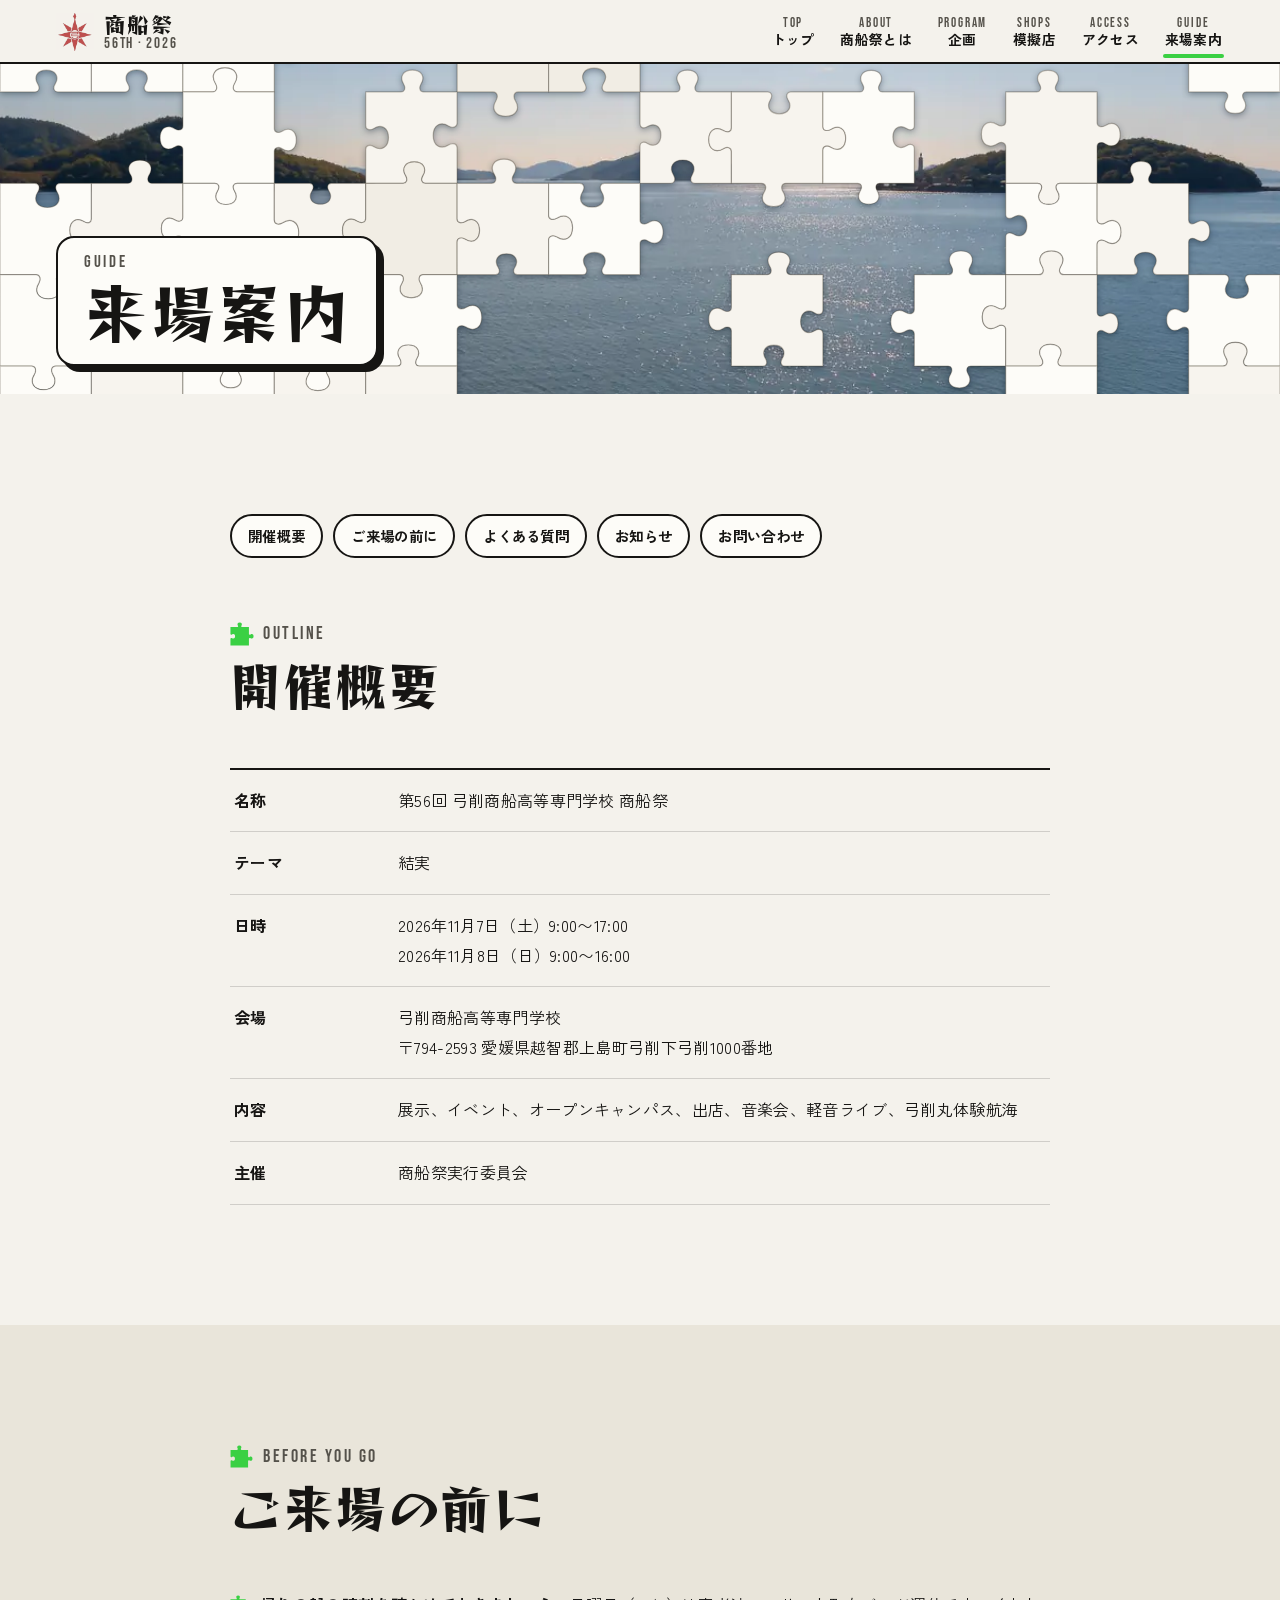
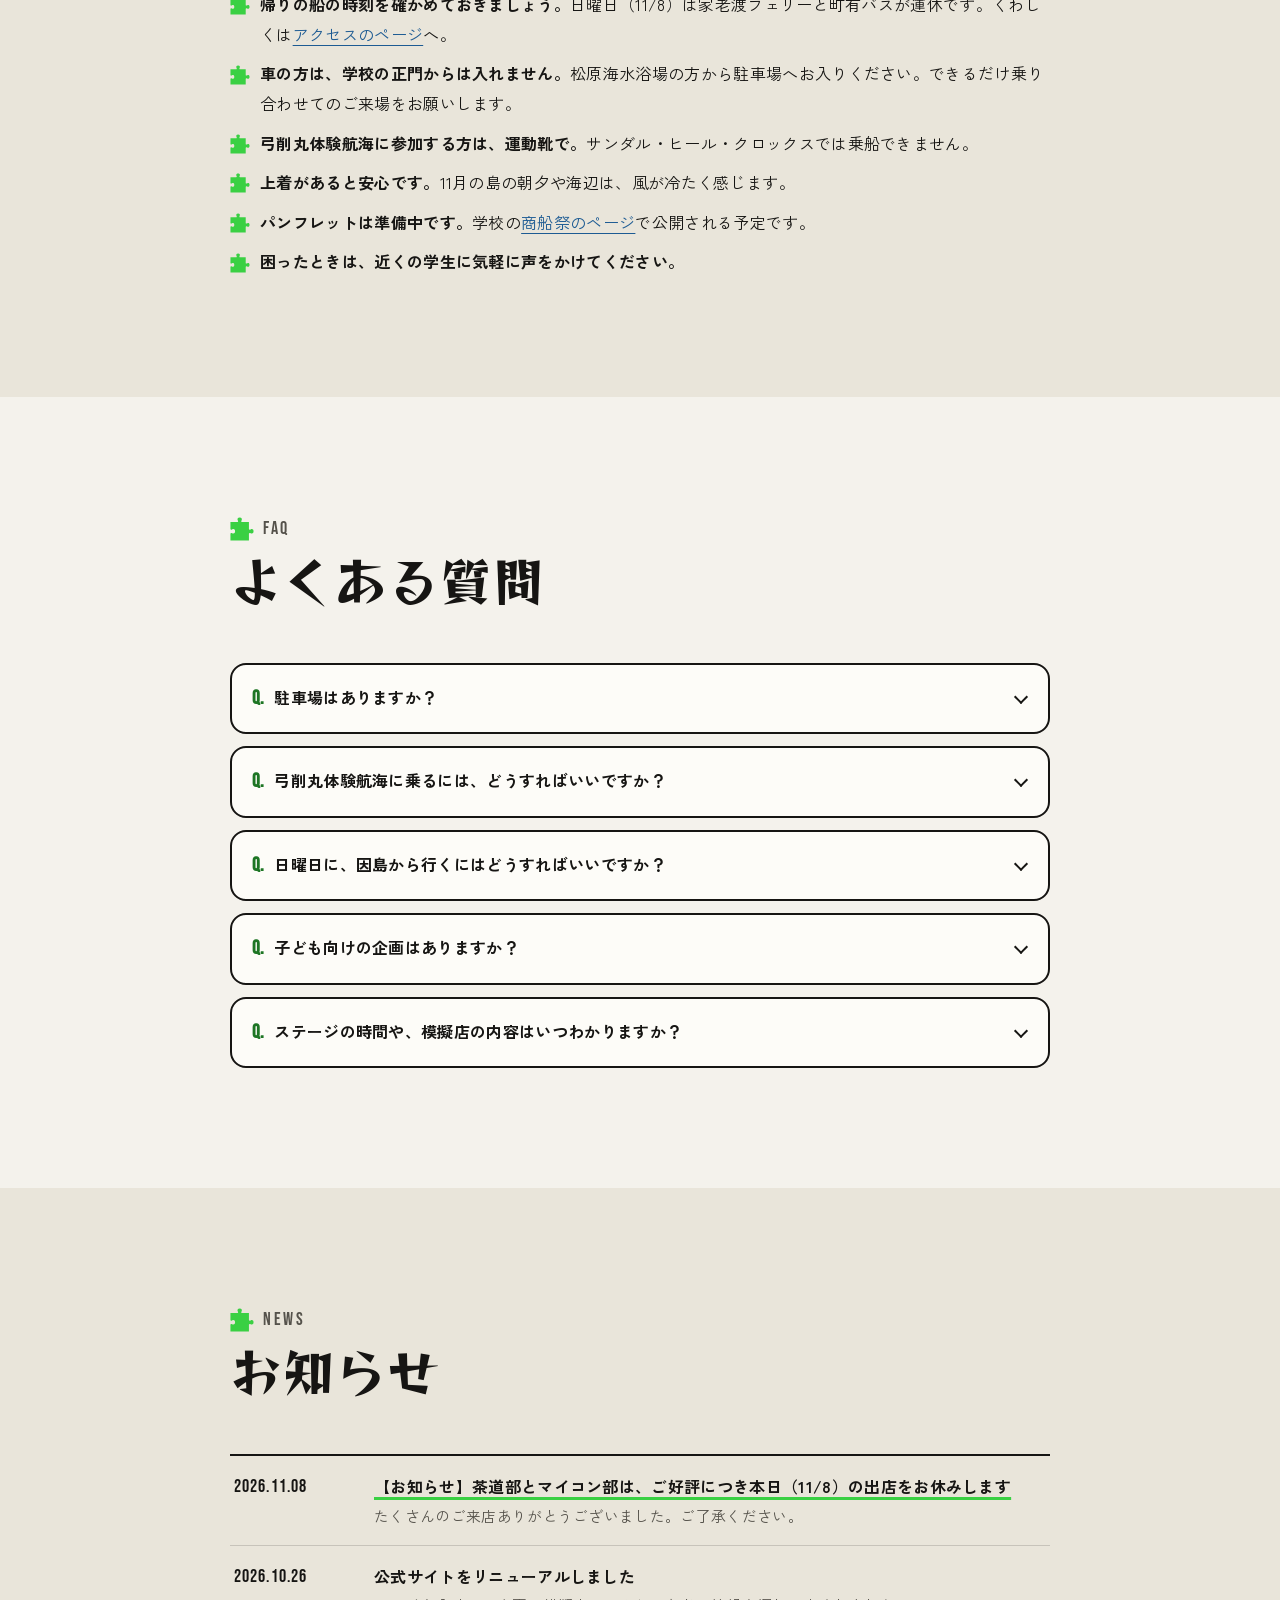
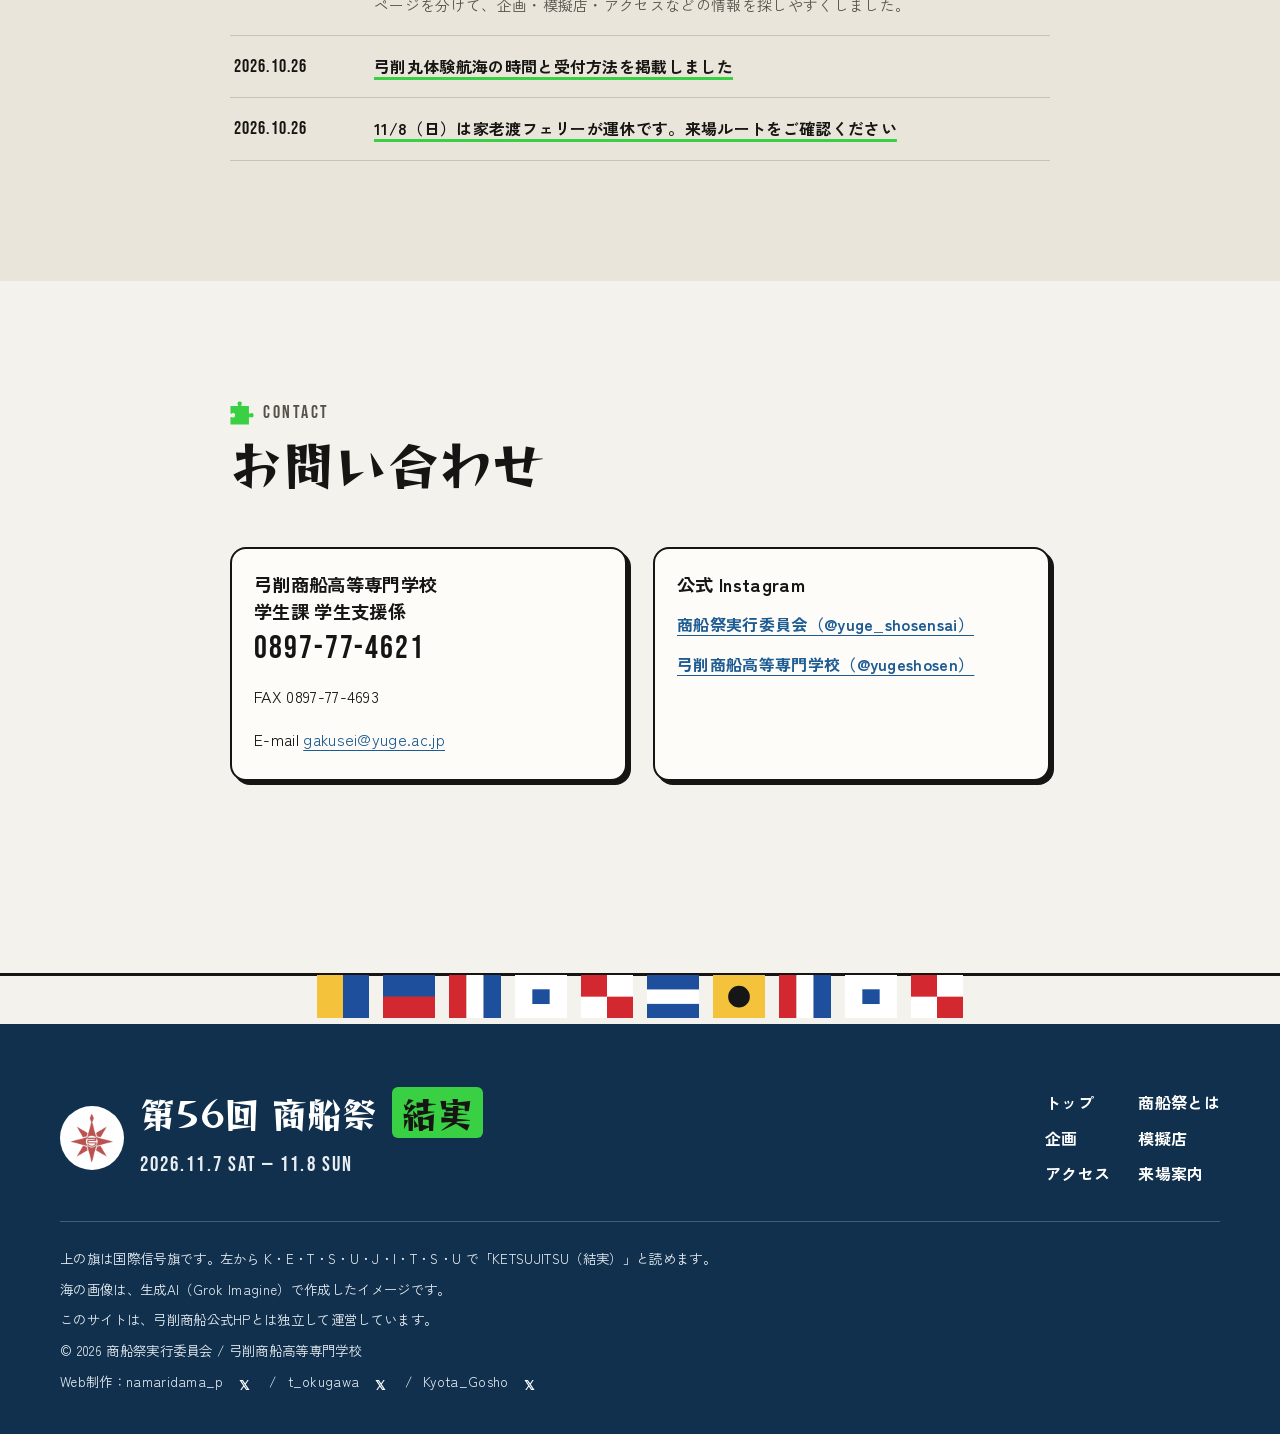
<file: info.html>
<!DOCTYPE html>
<html lang="ja">
<head>
  <meta charset="UTF-8">
  <meta name="viewport" content="width=device-width, initial-scale=1">
  <title>来場案内・お問い合わせ | 第56回 商船祭「結実」</title>
  <meta name="description" content="第56回 商船祭の開催概要、ご来場の前に確認してほしいこと、よくある質問、お知らせ、お問い合わせ先。">
  <meta name="theme-color" content="#f4f2ec">
  <meta property="og:type" content="website">
  <meta property="og:site_name" content="第56回 商船祭 公式サイト">
  <meta property="og:title" content="来場案内・お問い合わせ | 第56回 商船祭「結実」">
  <meta property="og:url" content="https://namaridama-p.github.io/syousensai2026/info.html">
  <meta property="og:image" content="https://namaridama-p.github.io/syousensai2026/images/ogp.jpg">
  <meta name="twitter:card" content="summary_large_image">
  <link rel="icon" href="favicon.png" type="image/png">
  <link rel="apple-touch-icon" href="apple-touch-icon.png">
  <link rel="preconnect" href="https://fonts.googleapis.com">
  <link rel="preconnect" href="https://fonts.gstatic.com" crossorigin>
  <link rel="stylesheet" href="https://fonts.googleapis.com/css2?family=Bebas+Neue&family=Kaisei+Tokumin:wght@800&family=Reggae+One&family=Zen+Kaku+Gothic+New:wght@400;700&display=swap">
  <link rel="stylesheet" href="style.css?v=5">
  <script async src="https://www.googletagmanager.com/gtm.js?id=GTM-KFX75KZF"></script>
<script>
  window.dataLayer = window.dataLayer || [];
  function gtag(){dataLayer.push(arguments);}
  gtag('js', new Date());
</script>
</head>
<body>
  <a class="skip" href="#main">本文へスキップ</a>

  <header class="site-header">
    <a class="logo" href="index.html" aria-label="第56回 商船祭 トップへ">
      <img src="images/emblem.webp" width="38" height="38" alt="">
      <span class="logo-text"><b>商船祭</b><small>56th · 2026</small></span>
    </a>
    <p class="status" data-festival-status></p>
    <button class="menu-btn" type="button" aria-label="メニューを開く" aria-expanded="false" aria-controls="global-nav"><span></span><span></span></button>
    <nav class="nav" id="global-nav" aria-label="サイト内">
      <a href="index.html"><span class="en" aria-hidden="true">Top</span>トップ</a>
      <a href="about.html"><span class="en" aria-hidden="true">About</span>商船祭とは</a>
      <a href="program.html"><span class="en" aria-hidden="true">Program</span>企画</a>
      <a href="shops.html"><span class="en" aria-hidden="true">Shops</span>模擬店</a>
      <a href="access.html"><span class="en" aria-hidden="true">Access</span>アクセス</a>
      <a href="info.html" aria-current="page"><span class="en" aria-hidden="true">Guide</span>来場案内</a>
    </nav>
  </header>

  <main id="main">
    <header class="page-hero">
      <div class="hero-media" aria-hidden="true">
        <img src="images/hero/sea-1280.webp" srcset="images/hero/sea-800.webp 800w, images/hero/sea-1280.webp 1280w" sizes="100vw" width="1280" height="720" alt="">
      </div>
      <svg class="puzzle" data-puzzle="page" data-seed="44" aria-hidden="true" focusable="false"></svg>
      <div class="page-hero-inner" data-puzzle-keep>
        <p class="page-en">Guide</p>
        <h1 class="page-title">来場案内</h1>
      </div>
    </header>

    <section class="section" id="outline" aria-labelledby="outline-title">
      <div class="inner narrow">
        <ul class="toc" aria-label="このページの内容" style="margin-bottom: clamp(40px, 6vw, 64px)">
          <li><a href="#outline">開催概要</a></li>
          <li><a href="#before">ご来場の前に</a></li>
          <li><a href="#faq">よくある質問</a></li>
          <li><a href="#news">お知らせ</a></li>
          <li><a href="#contact">お問い合わせ</a></li>
        </ul>
        <header class="sec-head">
          <p class="sec-en">Outline</p>
          <h2 class="sec-title" id="outline-title">開催概要</h2>
        </header>
        <dl class="info">
          <div><dt>名称</dt><dd>第56回 弓削商船高等専門学校 商船祭</dd></div>
          <div><dt>テーマ</dt><dd>結実</dd></div>
          <div><dt>日時</dt><dd>2026年11月7日（土）9:00〜17:00<br>2026年11月8日（日）9:00〜16:00</dd></div>
          <div><dt>会場</dt><dd>弓削商船高等専門学校<br>〒794-2593 愛媛県越智郡上島町弓削下弓削1000番地</dd></div>
          <div><dt>内容</dt><dd>展示、イベント、オープンキャンパス、出店、音楽会、軽音ライブ、弓削丸体験航海</dd></div>
          <div><dt>主催</dt><dd>商船祭実行委員会</dd></div>
        </dl>
      </div>
    </section>

    <section class="section alt" id="before" aria-labelledby="before-title">
      <div class="inner narrow">
        <header class="sec-head">
          <p class="sec-en">Before you go</p>
          <h2 class="sec-title" id="before-title">ご来場の前に</h2>
        </header>
        <ul class="check-list" data-reveal>
          <li><strong>帰りの船の時刻を確かめておきましょう。</strong>日曜日（11/8）は家老渡フェリーと町有バスが運休です。くわしくは<a href="access.html#sunday">アクセスのページ</a>へ。</li>
          <li><strong>車の方は、学校の正門からは入れません。</strong>松原海水浴場の方から駐車場へお入りください。できるだけ乗り合わせてのご来場をお願いします。</li>
          <li><strong>弓削丸体験航海に参加する方は、運動靴で。</strong>サンダル・ヒール・クロックスでは乗船できません。</li>
          <li><strong>上着があると安心です。</strong>11月の島の朝夕や海辺は、風が冷たく感じます。</li>
          <li><strong>パンフレットは準備中です。</strong>学校の<a href="https://www.yuge.ac.jp/festival" target="_blank" rel="noopener">商船祭のページ</a>で公開される予定です。</li>
          <li><strong>困ったときは、近くの学生に気軽に声をかけてください。</strong></li>
        </ul>
      </div>
    </section>

    <section class="section" id="faq" aria-labelledby="faq-title">
      <div class="inner narrow">
        <header class="sec-head">
          <p class="sec-en">FAQ</p>
          <h2 class="sec-title" id="faq-title">よくある質問</h2>
        </header>
        <div class="faq">
          <details>
            <summary>駐車場はありますか？</summary>
            <div class="answer">
              <p>あります。学校の正門からは入れないので、松原海水浴場の方から入って駐車場をご利用ください。学校桟橋（弓削丸体験航海の会場）の近くに駐車場はありません。</p>
              <p><a href="https://www.yuge.ac.jp/wp-content/uploads/2026/10/r08_festival_map.pdf" target="_blank" rel="noopener">駐車場と桟橋までの地図（PDF）</a></p>
            </div>
          </details>
          <details>
            <summary>弓削丸体験航海に乗るには、どうすればいいですか？</summary>
            <div class="answer">
              <p>当日、本校会場内の本部テント横で入場券を配布します（11/7 は 9:00〜9:30、11/8 は 11:00〜11:30）。各日 先着70人で、上限に達した時点で受付を終了します。</p>
              <p><a href="program.html#yugemaru">弓削丸体験航海のくわしい案内</a></p>
            </div>
          </details>
          <details>
            <summary>日曜日に、因島から行くにはどうすればいいですか？</summary>
            <div class="answer">
              <p>日曜日は家老渡フェリーが運休です。車の方は、土生港（長崎桟橋）から生名フェリーで生名島の立石港へ渡り、生名橋と弓削大橋を通って弓削島へ来てください。車がない方は、土生港（中央桟橋）から快速船などで弓削港へ渡るのが便利です。</p>
              <p><a href="access.html">アクセスのページ</a></p>
            </div>
          </details>
          <details>
            <summary>子ども向けの企画はありますか？</summary>
            <div class="answer">
              <p>同じ2日間、学校の公開講座「チャレンジキャンパス2026」が開かれます。実験や工作、機械学習（AI）などを体験できる、小学生・中学生と保護者向けの講座です（9:30〜14:50、受講料無料、事前の申し込みは不要）。</p>
              <p><a href="https://www.yuge.ac.jp/public/chair_r8koza04" target="_blank" rel="noopener">チャレンジキャンパス2026（学校の案内ページ）</a></p>
            </div>
          </details>
          <details>
            <summary>ステージの時間や、模擬店の内容はいつわかりますか？</summary>
            <div class="answer">
              <p>決まり次第、<a href="program.html#timetable">企画のページ</a>と<a href="shops.html">模擬店のページ</a>に掲載します。</p>
            </div>
          </details>
        </div>
      </div>
    </section>

    <section class="section alt" id="news" aria-labelledby="news-title">
      <div class="inner narrow">
        <header class="sec-head">
          <p class="sec-en">News</p>
          <h2 class="sec-title" id="news-title">お知らせ</h2>
        </header>
        <ul class="news-list" data-news><li class="empty">読み込み中…</li></ul>
      </div>
    </section>

    <section class="section" id="contact" aria-labelledby="contact-title">
      <div class="inner narrow">
        <header class="sec-head">
          <p class="sec-en">Contact</p>
          <h2 class="sec-title" id="contact-title">お問い合わせ</h2>
        </header>
        <div class="grid two">
          <div class="card contact-box" data-reveal>
            <h3>弓削商船高等専門学校<br>学生課 学生支援係</h3>
            <p class="tel"><a href="tel:0897774621">0897-77-4621</a></p>
            <p>FAX 0897-77-4693</p>
            <p>E-mail <a href="mailto:gakusei@yuge.ac.jp">gakusei@yuge.ac.jp</a></p>
          </div>
          <div class="card" data-reveal>
            <h3>公式 Instagram</h3>
            <ul class="link-list" style="margin-top: 12px">
              <li><a href="https://www.instagram.com/yuge_shosensai/" target="_blank" rel="noopener">商船祭実行委員会（@yuge_shosensai）</a></li>
              <li><a href="https://www.instagram.com/yugeshosen/" target="_blank" rel="noopener">弓削商船高等専門学校（@yugeshosen）</a></li>
            </ul>
          </div>
        </div>
      </div>
    </section>
  </main>

  <footer class="site-footer">
    <div class="bunting" data-flags="K E T S U J I T S U" aria-hidden="true"></div>
    <div class="footer-inner">
      <div class="footer-brand">
        <span class="footer-emblem"><img src="images/emblem.webp" width="48" height="48" alt=""></span>
        <p class="footer-title">第56回 商船祭<span>結実</span></p>
        <p class="footer-date">2026.11.7 SAT — 11.8 SUN</p>
      </div>
      <nav class="footer-nav" aria-label="フッター">
        <a href="index.html">トップ</a>
        <a href="about.html">商船祭とは</a>
        <a href="program.html">企画</a>
        <a href="shops.html">模擬店</a>
        <a href="access.html">アクセス</a>
        <a href="info.html">来場案内</a>
      </nav>
      <div class="footer-meta">
        <p>上の旗は国際信号旗です。左から K・E・T・S・U・J・I・T・S・U で「KETSUJITSU（結実）」と読めます。</p>
        <p>海の画像は、生成AI（Grok Imagine）で作成したイメージです。</p>
        <p class="disclaimer">このサイトは、弓削商船公式HPとは独立して運営しています。</p>
        <p>&copy; 2026 商船祭実行委員会 / 弓削商船高等専門学校</p>
        <p class="credit">
          Web制作：namaridama_p
          <a class="x-link" href="https://x.com/namaridama_p" target="_blank" rel="noopener noreferrer" aria-label="namaridama_pのX">𝕏</a>
          <span class="credit-sep" aria-hidden="true">/</span>
          t_okugawa
          <a class="x-link" href="https://x.com/toma_okugawa" target="_blank" rel="noopener noreferrer" aria-label="t_okugawaのX">𝕏</a>
          <span class="credit-sep" aria-hidden="true">/</span>
          Kyota_Gosho
          <a class="x-link" href="https://x.com/Kyota_Gosho" target="_blank" rel="noopener noreferrer" aria-label="Kyota_GoshoのX">𝕏</a>
        </p>
      </div>
    </div>
  </footer>

  <nav class="tabbar" aria-label="よく使うページ">
    <a href="program.html"><svg viewBox="0 0 24 24" aria-hidden="true"><rect x="3" y="5" width="18" height="16" rx="2"/><path d="M3 10h18M8 3v4M16 3v4"/></svg>企画</a>
    <a href="shops.html"><svg viewBox="0 0 24 24" aria-hidden="true"><path d="M3 9l2-5h14l2 5z"/><path d="M5 9v11h14V9"/><path d="M10 20v-5h4v5"/></svg>模擬店</a>
    <a href="access.html"><svg viewBox="0 0 24 24" aria-hidden="true"><path d="M3 14h18l-2.5 5h-13z"/><path d="M6 14V9h12v5"/><path d="M9 9V6h6v3"/></svg>アクセス</a>
    <a href="info.html" aria-current="page"><svg viewBox="0 0 24 24" aria-hidden="true"><circle cx="12" cy="12" r="9"/><path d="M12 11v6M12 7.5v.5"/></svg>案内</a>
  </nav>

  <script type="speculationrules">
  { "prefetch": [{ "where": { "selector_matches": ".nav a, .tabbar a" }, "eagerness": "moderate" }] }
  </script>
  <script src="script.js?v=5" defer></script>
  <script src="news.js?v=5" defer></script>
</body>
</html>
</file>
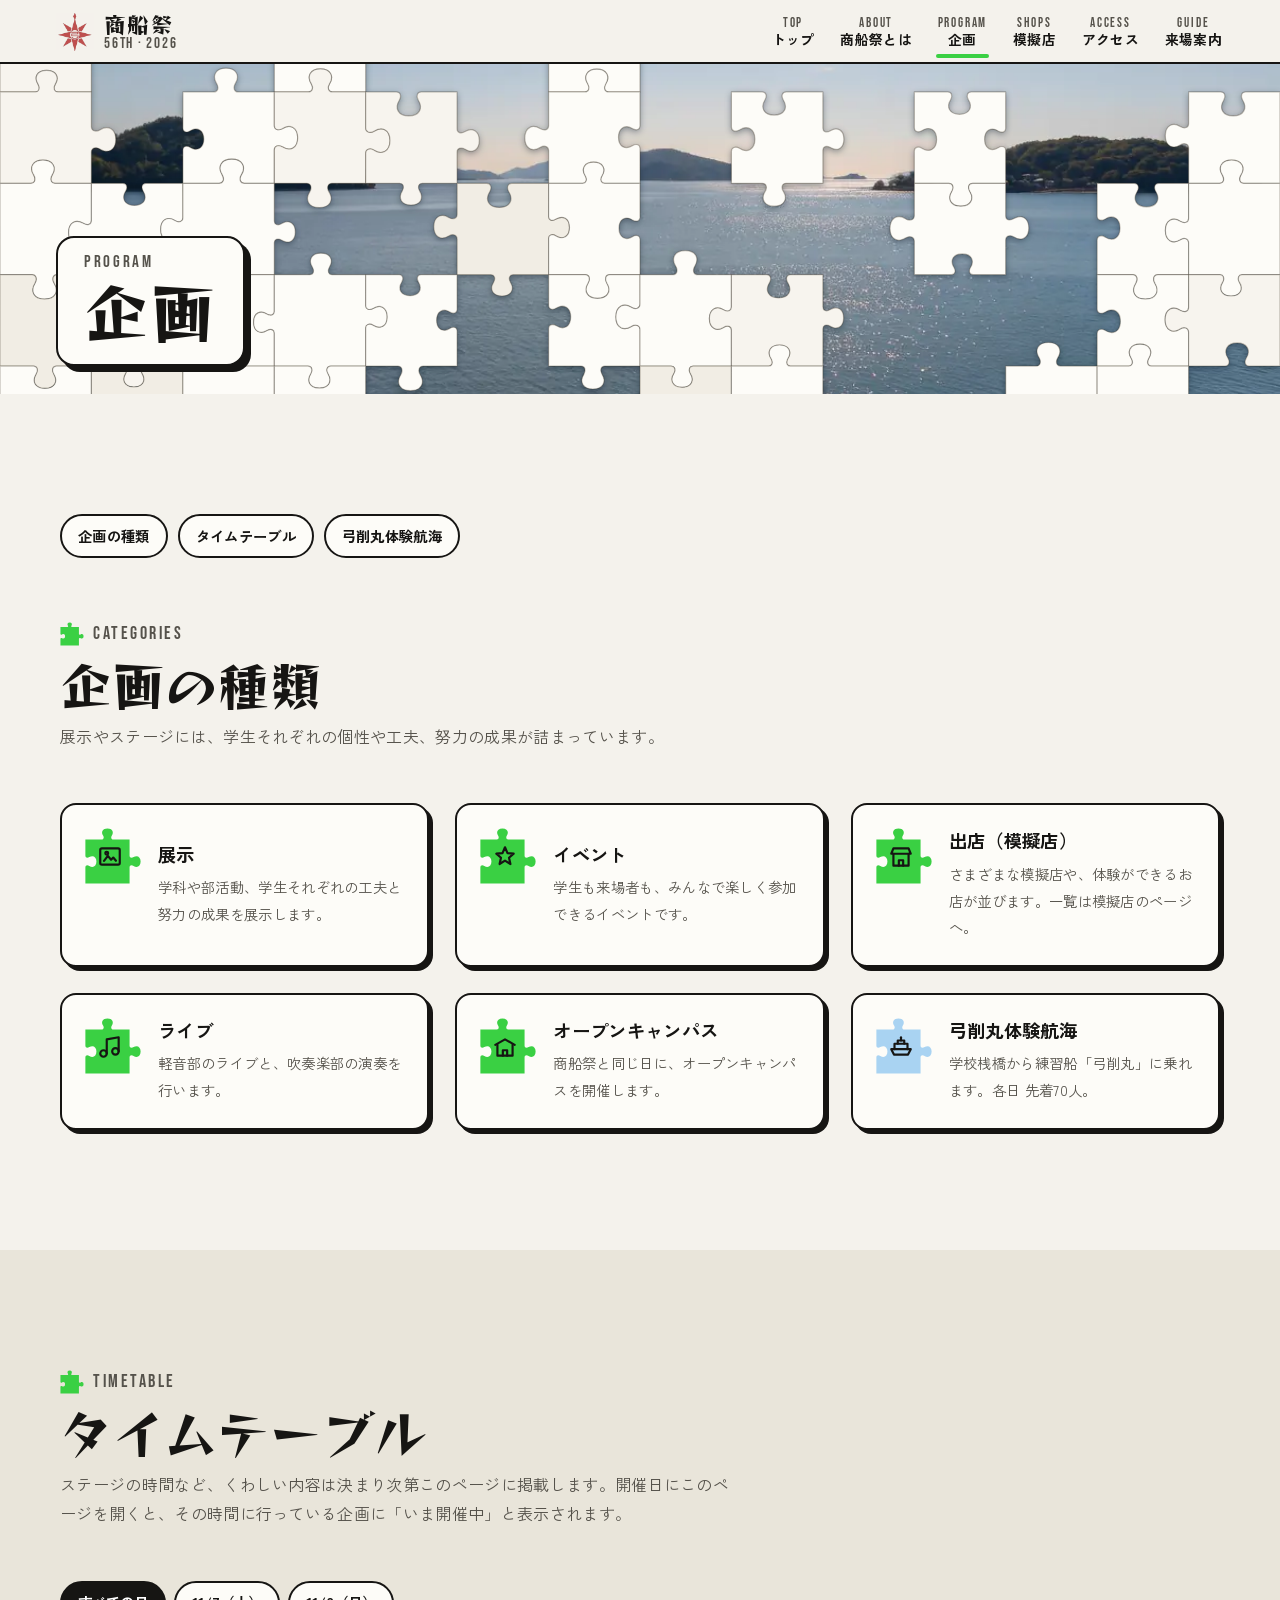
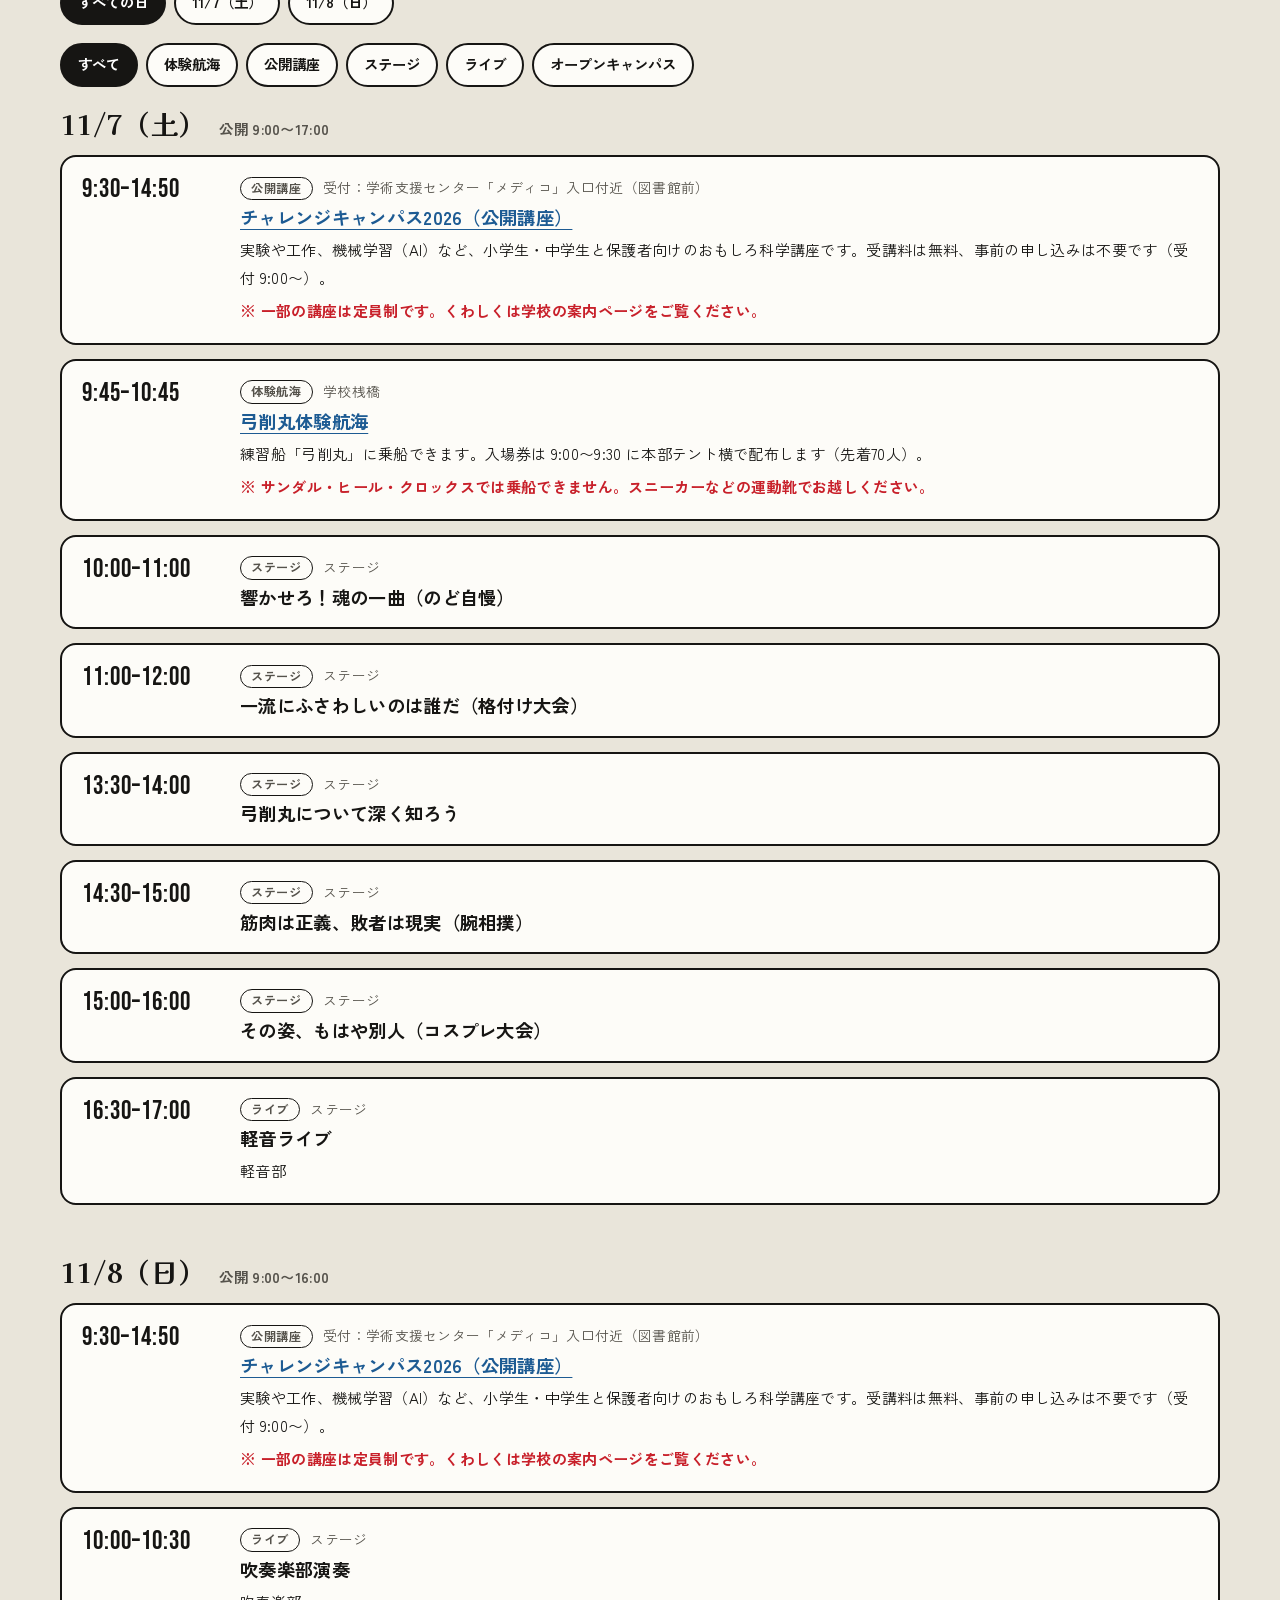
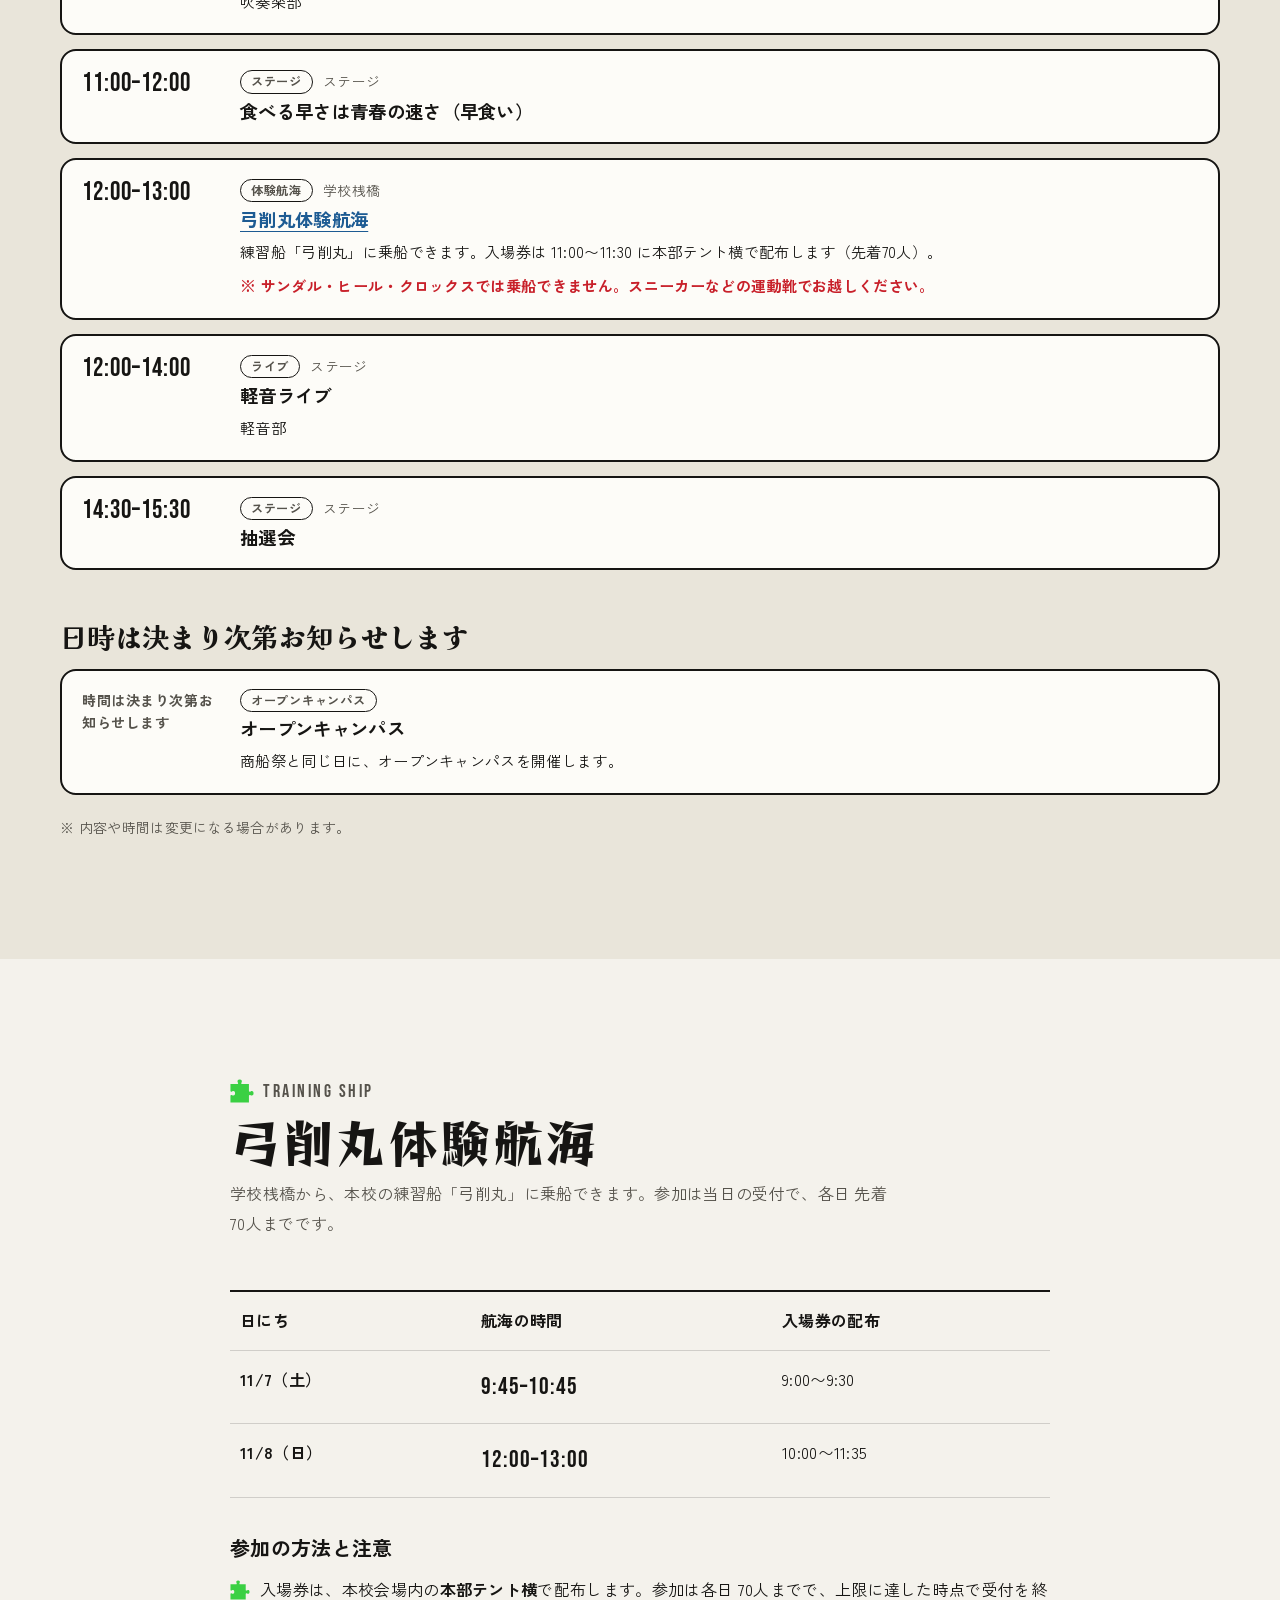
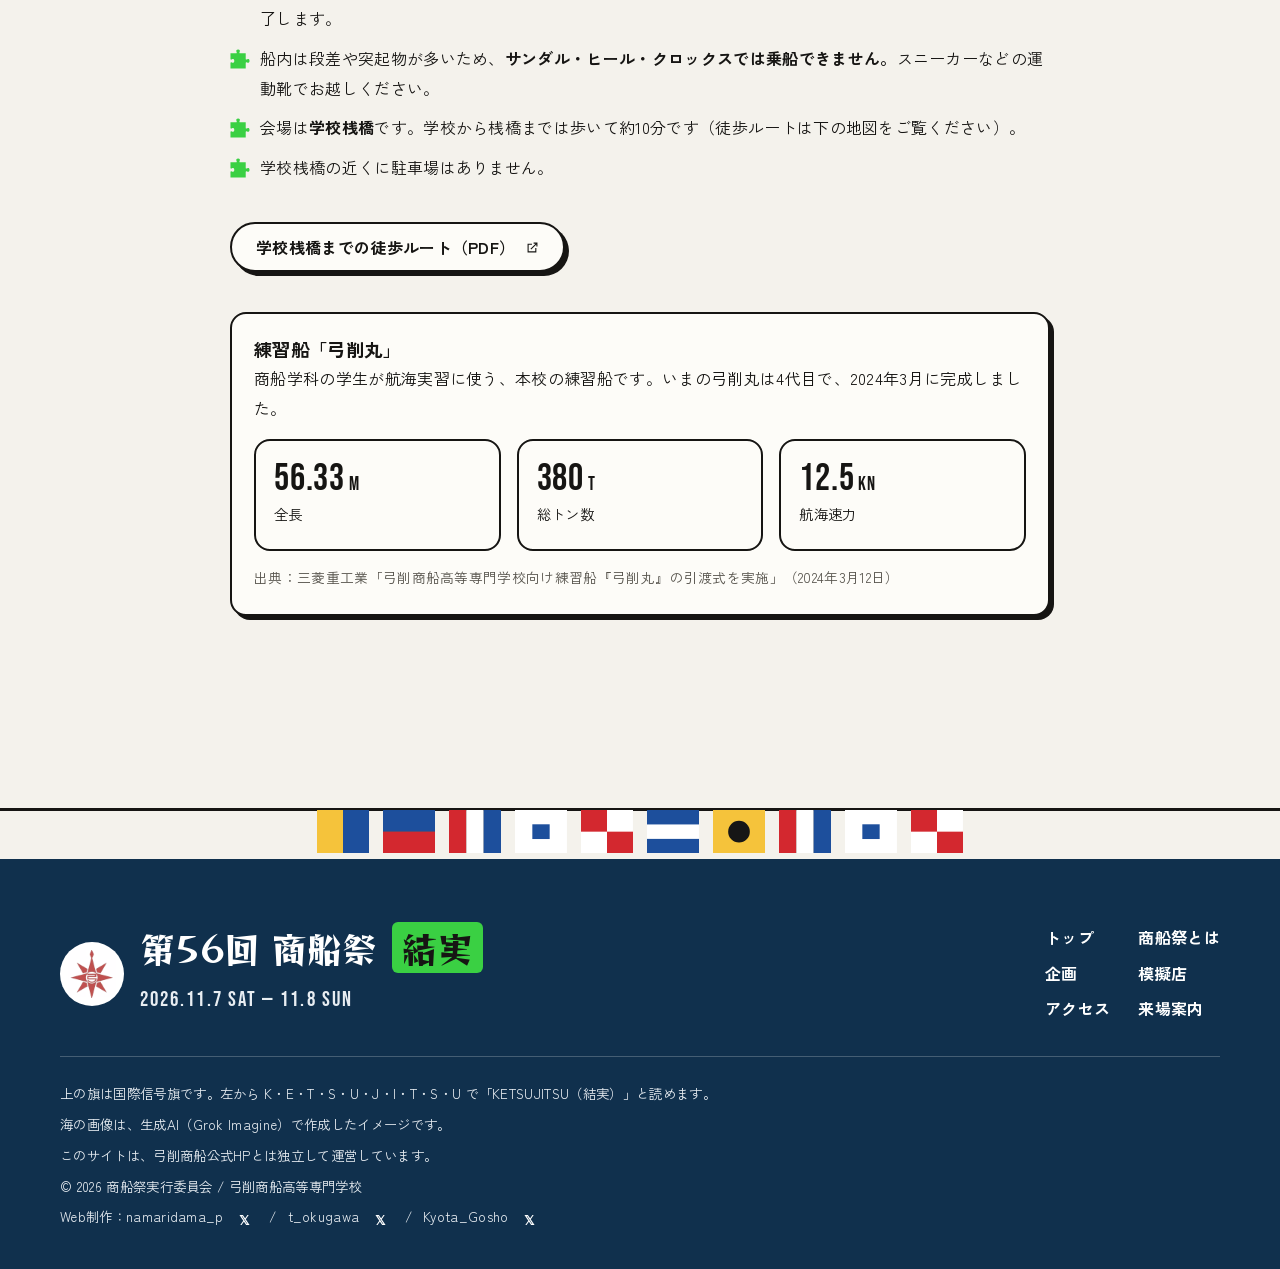
<file: program.html>
<!DOCTYPE html>
<html lang="ja">
<head>
  <meta charset="UTF-8">
  <meta name="viewport" content="width=device-width, initial-scale=1">
  <title>企画・タイムテーブル | 第56回 商船祭「結実」</title>
  <meta name="description" content="第56回 商船祭の企画とタイムテーブル。展示、イベント、模擬店、軽音部・吹奏楽部のライブ、オープンキャンパス、練習船「弓削丸」の体験航海。">
  <meta name="theme-color" content="#f4f2ec">
  <meta property="og:type" content="website">
  <meta property="og:site_name" content="第56回 商船祭 公式サイト">
  <meta property="og:title" content="企画・タイムテーブル | 第56回 商船祭「結実」">
  <meta property="og:url" content="https://namaridama-p.github.io/syousensai2026/program.html">
  <meta property="og:image" content="https://namaridama-p.github.io/syousensai2026/images/ogp.jpg">
  <meta name="twitter:card" content="summary_large_image">
  <link rel="icon" href="favicon.png" type="image/png">
  <link rel="apple-touch-icon" href="apple-touch-icon.png">
  <link rel="preconnect" href="https://fonts.googleapis.com">
  <link rel="preconnect" href="https://fonts.gstatic.com" crossorigin>
  <link rel="stylesheet" href="https://fonts.googleapis.com/css2?family=Bebas+Neue&family=Kaisei+Tokumin:wght@800&family=Reggae+One&family=Zen+Kaku+Gothic+New:wght@400;700&display=swap">
  <link rel="stylesheet" href="style.css?v=5">
  <script async src="https://www.googletagmanager.com/gtm.js?id=GTM-KFX75KZF"></script>
<script>
  window.dataLayer = window.dataLayer || [];
  function gtag(){dataLayer.push(arguments);}
  gtag('js', new Date());
</script>
</head>
<body>
  <a class="skip" href="#main">本文へスキップ</a>

  <header class="site-header">
    <a class="logo" href="index.html" aria-label="第56回 商船祭 トップへ">
      <img src="images/emblem.webp" width="38" height="38" alt="">
      <span class="logo-text"><b>商船祭</b><small>56th · 2026</small></span>
    </a>
    <p class="status" data-festival-status></p>
    <button class="menu-btn" type="button" aria-label="メニューを開く" aria-expanded="false" aria-controls="global-nav"><span></span><span></span></button>
    <nav class="nav" id="global-nav" aria-label="サイト内">
      <a href="index.html"><span class="en" aria-hidden="true">Top</span>トップ</a>
      <a href="about.html"><span class="en" aria-hidden="true">About</span>商船祭とは</a>
      <a href="program.html" aria-current="page"><span class="en" aria-hidden="true">Program</span>企画</a>
      <a href="shops.html"><span class="en" aria-hidden="true">Shops</span>模擬店</a>
      <a href="access.html"><span class="en" aria-hidden="true">Access</span>アクセス</a>
      <a href="info.html"><span class="en" aria-hidden="true">Guide</span>来場案内</a>
    </nav>
  </header>

  <main id="main">
    <header class="page-hero">
      <div class="hero-media" aria-hidden="true">
        <img src="images/hero/sea-1280.webp" srcset="images/hero/sea-800.webp 800w, images/hero/sea-1280.webp 1280w" sizes="100vw" width="1280" height="720" alt="">
      </div>
      <svg class="puzzle" data-puzzle="page" data-seed="11" aria-hidden="true" focusable="false"></svg>
      <div class="page-hero-inner" data-puzzle-keep>
        <p class="page-en">Program</p>
        <h1 class="page-title">企画</h1>
      </div>
    </header>

    <section class="section" id="categories" aria-labelledby="categories-title">
      <div class="inner">
        <ul class="toc" aria-label="このページの内容" style="margin-bottom: clamp(40px, 6vw, 64px)">
          <li><a href="#categories">企画の種類</a></li>
          <li><a href="#timetable">タイムテーブル</a></li>
          <li><a href="#yugemaru">弓削丸体験航海</a></li>
        </ul>
        <header class="sec-head">
          <p class="sec-en">Categories</p>
          <h2 class="sec-title" id="categories-title">企画の種類</h2>
          <p class="sec-lead">展示やステージには、学生それぞれの個性や工夫、努力の成果が詰まっています。</p>
        </header>
        <div class="grid three">
          <article class="card cat-card" data-reveal>
            <span class="icon" aria-hidden="true"><svg viewBox="0 0 24 24"><rect x="3" y="4" width="18" height="15" rx="1.5"/><path d="M6.5 15.5l3.5-4.5 3 3.5 2-2 2.5 3"/><circle cx="9" cy="8.5" r="1.3"/></svg></span>
            <h3>展示</h3>
            <p>学科や部活動、学生それぞれの工夫と努力の成果を展示します。</p>
          </article>
          <article class="card cat-card" data-reveal>
            <span class="icon" aria-hidden="true"><svg viewBox="0 0 24 24"><path d="M12 3l2.3 5.4 5.7.5-4.3 3.8 1.3 5.8L12 15.4l-5 3.1 1.3-5.8L4 8.9l5.7-.5z"/></svg></span>
            <h3>イベント</h3>
            <p>学生も来場者も、みんなで楽しく参加できるイベントです。</p>
          </article>
          <a class="card cat-card" href="shops.html" data-reveal>
            <span class="icon" aria-hidden="true"><svg viewBox="0 0 24 24"><path d="M3 9l2-5h14l2 5z"/><path d="M5 9v11h14V9"/><path d="M10 20v-5h4v5"/></svg></span>
            <h3>出店（模擬店）</h3>
            <p>さまざまな模擬店や、体験ができるお店が並びます。一覧は模擬店のページへ。</p>
          </a>
          <article class="card cat-card" data-reveal>
            <span class="icon" aria-hidden="true"><svg viewBox="0 0 24 24"><path d="M9 18V5l11-2v13"/><circle cx="6" cy="18" r="3"/><circle cx="17" cy="16" r="3"/></svg></span>
            <h3>ライブ</h3>
            <p>軽音部のライブと、吹奏楽部の演奏を行います。</p>
          </article>
          <article class="card cat-card" data-reveal>
            <span class="icon" aria-hidden="true"><svg viewBox="0 0 24 24"><path d="M3 10l9-5 9 5"/><path d="M5 10v10h14V10"/><path d="M10 20v-5h4v5"/></svg></span>
            <h3>オープンキャンパス</h3>
            <p>商船祭と同じ日に、オープンキャンパスを開催します。</p>
          </article>
          <a class="card cat-card" href="#yugemaru" data-reveal>
            <span class="icon sea" aria-hidden="true"><svg viewBox="0 0 24 24"><path d="M3 14h18l-2.5 5h-13z"/><path d="M6 14V9h12v5"/><path d="M9 9V6h6v3"/><path d="M12 3v3"/></svg></span>
            <h3>弓削丸体験航海</h3>
            <p>学校桟橋から練習船「弓削丸」に乗れます。各日 先着70人。</p>
          </a>
        </div>
      </div>
    </section>

    <section class="section alt" id="timetable" aria-labelledby="timetable-title">
      <div class="inner">
        <header class="sec-head">
          <p class="sec-en">Timetable</p>
          <h2 class="sec-title" id="timetable-title">タイムテーブル</h2>
          <p class="sec-lead">ステージの時間など、くわしい内容は決まり次第このページに掲載します。開催日にこのページを開くと、その時間に行っている企画に「いま開催中」と表示されます。</p>
        </header>
        <div class="filters" id="day-filters"></div>
        <div class="filters" id="event-filters"></div>
        <div id="event-list" style="margin-top: 10px"><p class="empty-box">読み込み中…</p></div>
        <p class="note" style="margin-top: 20px">※ 内容や時間は変更になる場合があります。</p>
      </div>
    </section>

    <section class="section" id="yugemaru" aria-labelledby="yugemaru-title">
      <div class="inner narrow">
        <header class="sec-head">
          <p class="sec-en">Training ship</p>
          <h2 class="sec-title" id="yugemaru-title">弓削丸体験航海</h2>
          <p class="sec-lead">学校桟橋から、本校の練習船「弓削丸」に乗船できます。参加は当日の受付で、各日 先着70人までです。</p>
        </header>
        <table class="voyage-table" data-reveal>
          <caption class="sr-only">弓削丸体験航海の日程</caption>
          <thead>
            <tr><th scope="col">日にち</th><th scope="col">航海の時間</th><th scope="col">入場券の配布</th></tr>
          </thead>
          <tbody>
            <tr><th scope="row">11/7（土）</th><td><b>9:45–10:45</b></td><td>9:00〜9:30</td></tr>
            <tr><th scope="row">11/8（日）</th><td><b>12:00–13:00</b></td><td>10:00〜11:35</td></tr>
          </tbody>
        </table>

        <h3 style="margin: 36px 0 14px; font-size: 1.25rem">参加の方法と注意</h3>
        <ul class="check-list" data-reveal>
          <li>入場券は、本校会場内の<strong>本部テント横</strong>で配布します。参加は各日 70人までで、上限に達した時点で受付を終了します。</li>
          <li>船内は段差や突起物が多いため、<strong>サンダル・ヒール・クロックスでは乗船できません。</strong>スニーカーなどの運動靴でお越しください。</li>
          <li>会場は<strong>学校桟橋</strong>です。学校から桟橋までは歩いて約10分です（徒歩ルートは下の地図をご覧ください）。</li>
          <li>学校桟橋の近くに駐車場はありません。</li>
        </ul>
        <p class="more"><a class="btn" href="https://www.yuge.ac.jp/wp-content/uploads/2026/10/r08_festival_map.pdf" target="_blank" rel="noopener">学校桟橋までの徒歩ルート（PDF）</a></p>

        <div class="card" style="margin-top: 40px" data-reveal>
          <h3>練習船「弓削丸」</h3>
          <p>商船学科の学生が航海実習に使う、本校の練習船です。いまの弓削丸は4代目で、2024年3月に完成しました。</p>
          <ul class="fact-list" style="margin-top: 16px">
            <li><b>56.33<small style="font-size:.5em"> m</small></b><span>全長</span></li>
            <li><b>380<small style="font-size:.5em"> t</small></b><span>総トン数</span></li>
            <li><b>12.5<small style="font-size:.5em"> kn</small></b><span>航海速力</span></li>
          </ul>
          <p class="note" style="margin-top: 14px">出典：三菱重工業「弓削商船高等専門学校向け練習船『弓削丸』の引渡式を実施」（2024年3月12日）</p>
        </div>
      </div>
    </section>
  </main>

  <footer class="site-footer">
    <div class="bunting" data-flags="K E T S U J I T S U" aria-hidden="true"></div>
    <div class="footer-inner">
      <div class="footer-brand">
        <span class="footer-emblem"><img src="images/emblem.webp" width="48" height="48" alt=""></span>
        <p class="footer-title">第56回 商船祭<span>結実</span></p>
        <p class="footer-date">2026.11.7 SAT — 11.8 SUN</p>
      </div>
      <nav class="footer-nav" aria-label="フッター">
        <a href="index.html">トップ</a>
        <a href="about.html">商船祭とは</a>
        <a href="program.html">企画</a>
        <a href="shops.html">模擬店</a>
        <a href="access.html">アクセス</a>
        <a href="info.html">来場案内</a>
      </nav>
      <div class="footer-meta">
        <p>上の旗は国際信号旗です。左から K・E・T・S・U・J・I・T・S・U で「KETSUJITSU（結実）」と読めます。</p>
        <p>海の画像は、生成AI（Grok Imagine）で作成したイメージです。</p>
        <p class="disclaimer">このサイトは、弓削商船公式HPとは独立して運営しています。</p>
        <p>&copy; 2026 商船祭実行委員会 / 弓削商船高等専門学校</p>
        <p class="credit">
          Web制作：namaridama_p
          <a class="x-link" href="https://x.com/namaridama_p" target="_blank" rel="noopener noreferrer" aria-label="namaridama_pのX">𝕏</a>
          <span class="credit-sep" aria-hidden="true">/</span>
          t_okugawa
          <a class="x-link" href="https://x.com/toma_okugawa" target="_blank" rel="noopener noreferrer" aria-label="t_okugawaのX">𝕏</a>
          <span class="credit-sep" aria-hidden="true">/</span>
          Kyota_Gosho
          <a class="x-link" href="https://x.com/Kyota_Gosho" target="_blank" rel="noopener noreferrer" aria-label="Kyota_GoshoのX">𝕏</a>
        </p>
      </div>
    </div>
  </footer>

  <nav class="tabbar" aria-label="よく使うページ">
    <a href="program.html" aria-current="page"><svg viewBox="0 0 24 24" aria-hidden="true"><rect x="3" y="5" width="18" height="16" rx="2"/><path d="M3 10h18M8 3v4M16 3v4"/></svg>企画</a>
    <a href="shops.html"><svg viewBox="0 0 24 24" aria-hidden="true"><path d="M3 9l2-5h14l2 5z"/><path d="M5 9v11h14V9"/><path d="M10 20v-5h4v5"/></svg>模擬店</a>
    <a href="access.html"><svg viewBox="0 0 24 24" aria-hidden="true"><path d="M3 14h18l-2.5 5h-13z"/><path d="M6 14V9h12v5"/><path d="M9 9V6h6v3"/></svg>アクセス</a>
    <a href="info.html"><svg viewBox="0 0 24 24" aria-hidden="true"><circle cx="12" cy="12" r="9"/><path d="M12 11v6M12 7.5v.5"/></svg>案内</a>
  </nav>

  <script type="speculationrules">
  { "prefetch": [{ "where": { "selector_matches": ".nav a, .tabbar a" }, "eagerness": "moderate" }] }
  </script>
  <script src="script.js?v=5" defer></script>
  <script src="program.js?v=5" defer></script>
</body>
</html>
</file>
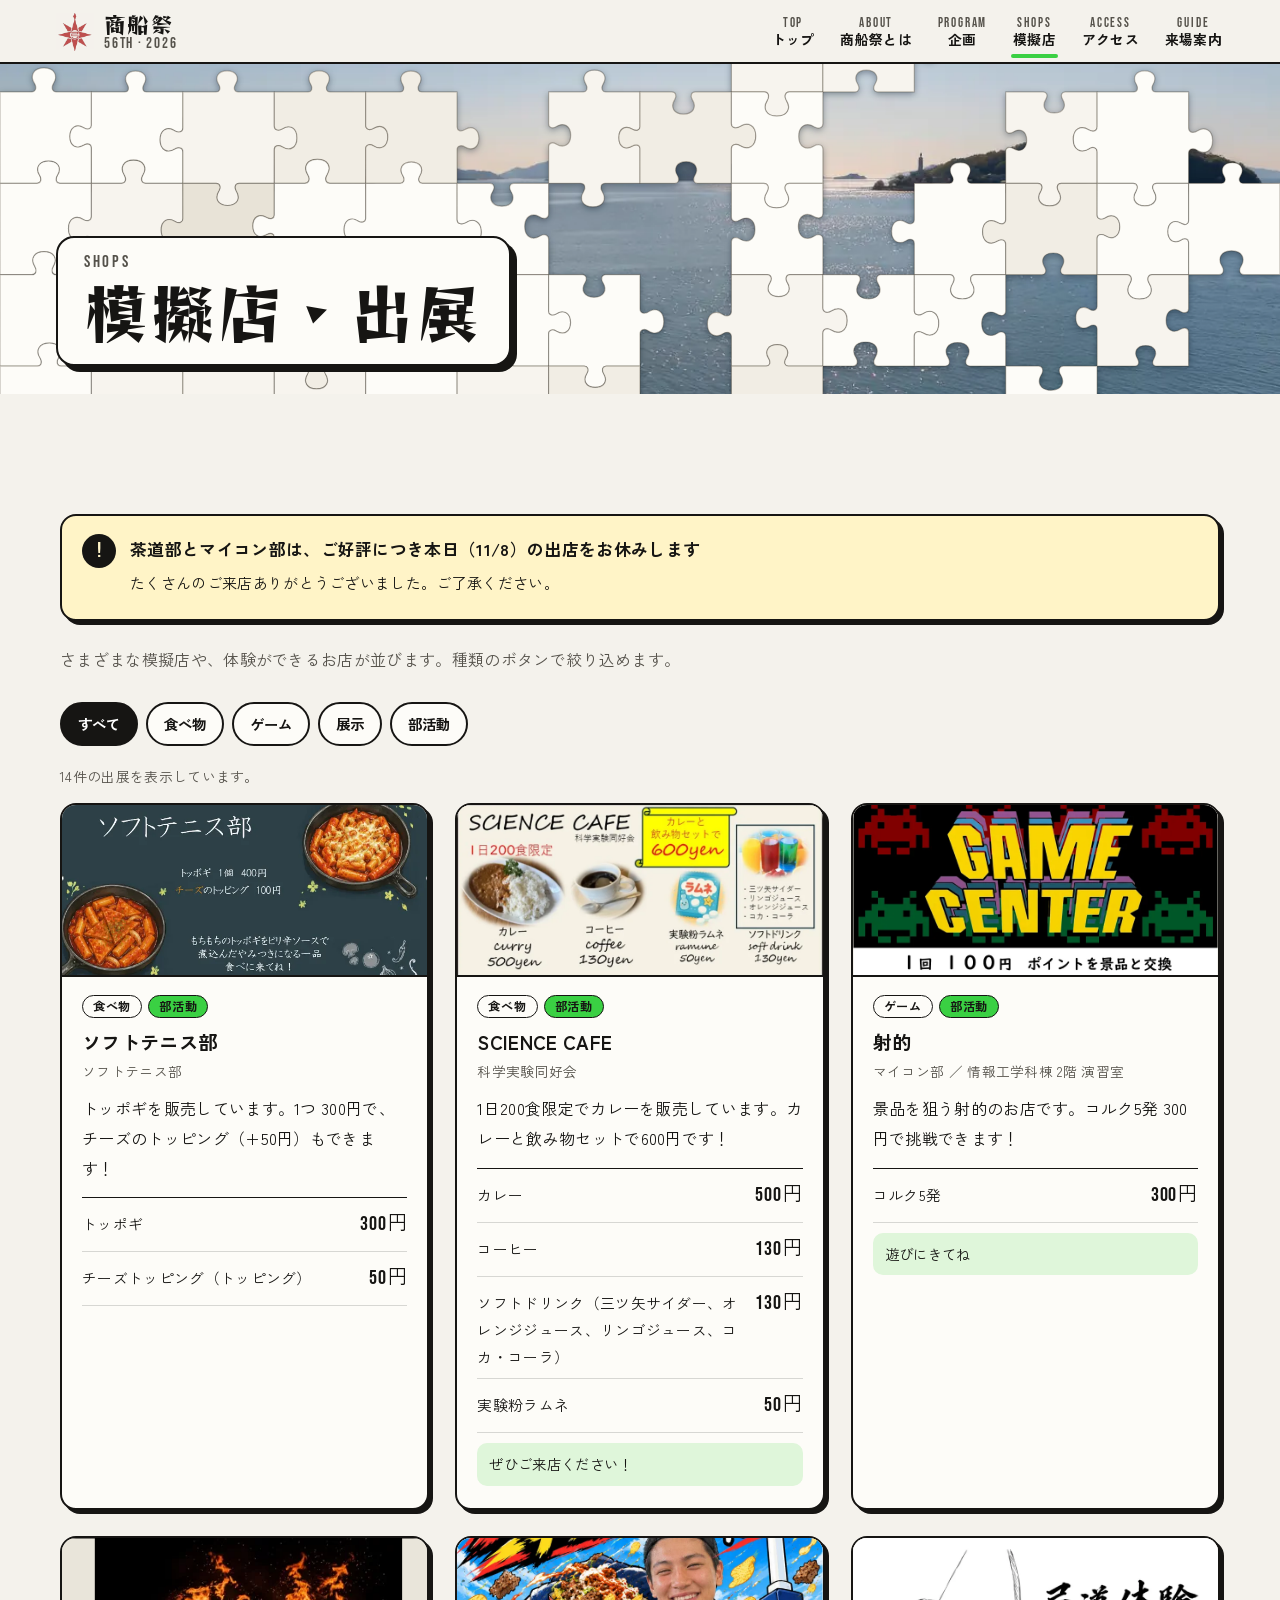
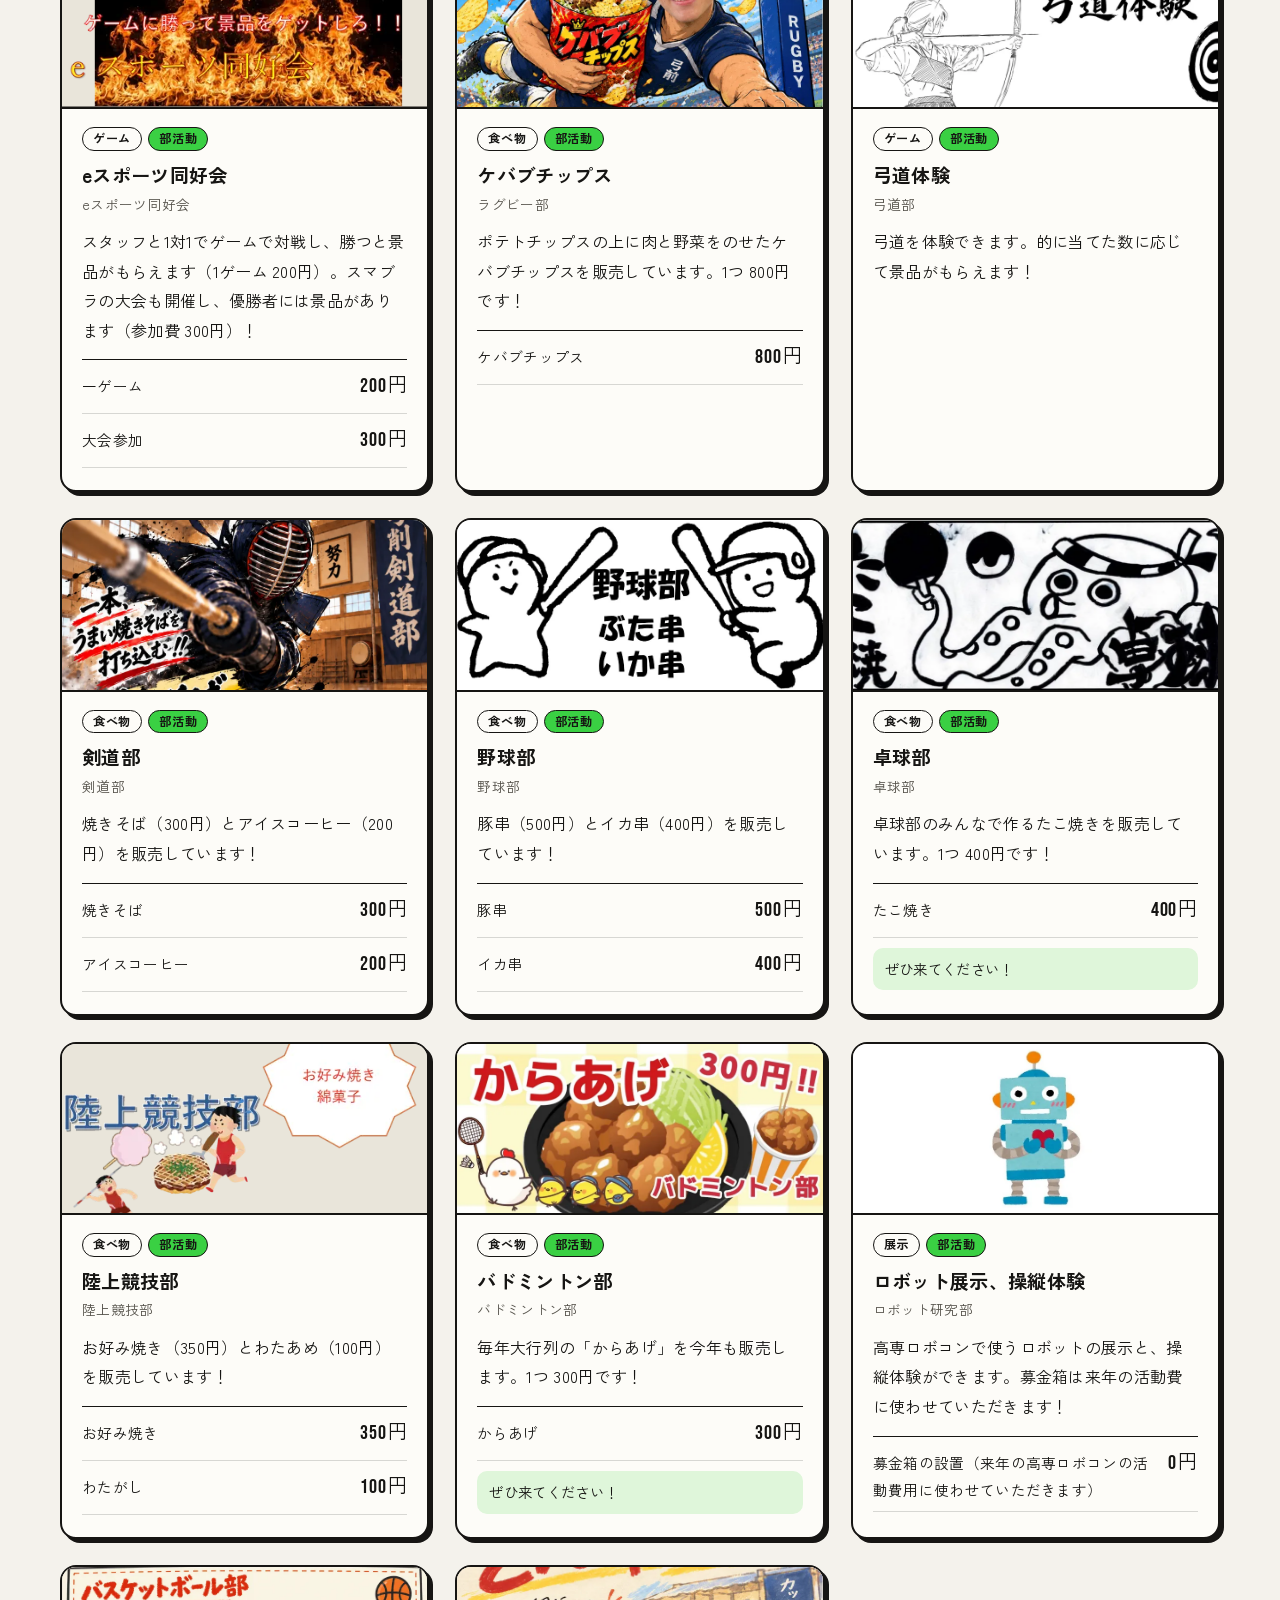
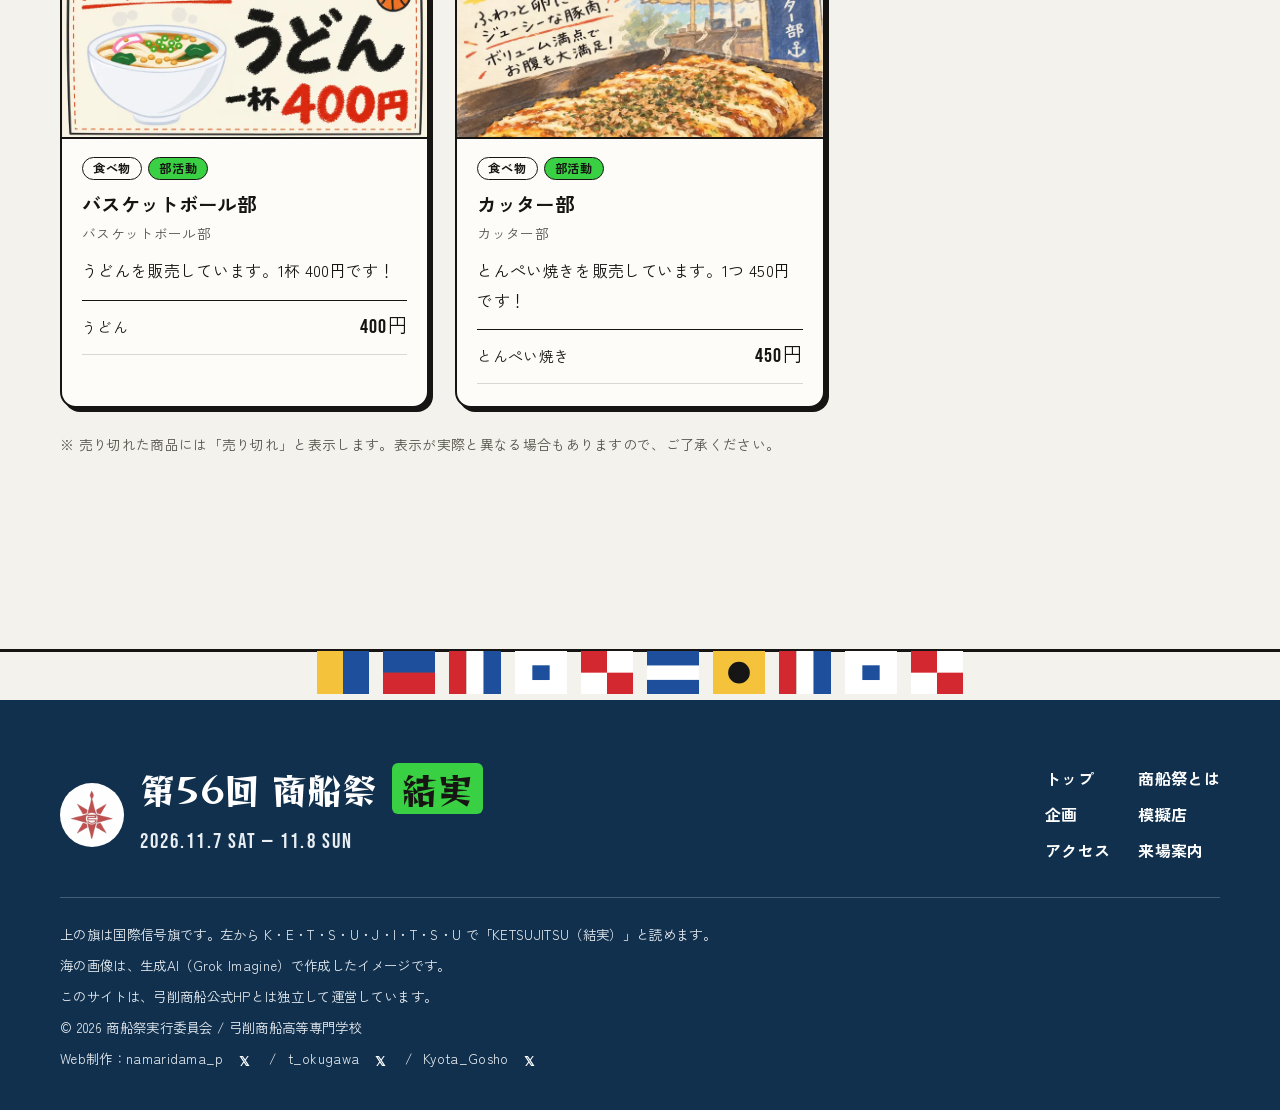
<file: shops.html>
<!DOCTYPE html>
<html lang="ja">
<head>
  <meta charset="UTF-8">
  <meta name="viewport" content="width=device-width, initial-scale=1">
  <title>模擬店・出展 | 第56回 商船祭「結実」</title>
  <meta name="description" content="第56回 商船祭の模擬店・出展の一覧。メニューや価格、場所、売り切れ情報を掲載しています。">
  <meta name="theme-color" content="#f4f2ec">
  <meta property="og:type" content="website">
  <meta property="og:site_name" content="第56回 商船祭 公式サイト">
  <meta property="og:title" content="模擬店・出展 | 第56回 商船祭「結実」">
  <meta property="og:url" content="https://namaridama-p.github.io/syousensai2026/shops.html">
  <meta property="og:image" content="https://namaridama-p.github.io/syousensai2026/images/ogp.jpg">
  <meta name="twitter:card" content="summary_large_image">
  <link rel="icon" href="favicon.png" type="image/png">
  <link rel="apple-touch-icon" href="apple-touch-icon.png">
  <link rel="preconnect" href="https://fonts.googleapis.com">
  <link rel="preconnect" href="https://fonts.gstatic.com" crossorigin>
  <link rel="stylesheet" href="https://fonts.googleapis.com/css2?family=Bebas+Neue&family=Kaisei+Tokumin:wght@800&family=Reggae+One&family=Zen+Kaku+Gothic+New:wght@400;700&display=swap">
  <link rel="stylesheet" href="style.css?v=5">
  <script async src="https://www.googletagmanager.com/gtm.js?id=GTM-KFX75KZF"></script>
<script>
  window.dataLayer = window.dataLayer || [];
  function gtag(){dataLayer.push(arguments);}
  gtag('js', new Date());
</script>
</head>
<body>
  <a class="skip" href="#main">本文へスキップ</a>

  <header class="site-header">
    <a class="logo" href="index.html" aria-label="第56回 商船祭 トップへ">
      <img src="images/emblem.webp" width="38" height="38" alt="">
      <span class="logo-text"><b>商船祭</b><small>56th · 2026</small></span>
    </a>
    <p class="status" data-festival-status></p>
    <button class="menu-btn" type="button" aria-label="メニューを開く" aria-expanded="false" aria-controls="global-nav"><span></span><span></span></button>
    <nav class="nav" id="global-nav" aria-label="サイト内">
      <a href="index.html"><span class="en" aria-hidden="true">Top</span>トップ</a>
      <a href="about.html"><span class="en" aria-hidden="true">About</span>商船祭とは</a>
      <a href="program.html"><span class="en" aria-hidden="true">Program</span>企画</a>
      <a href="shops.html" aria-current="page"><span class="en" aria-hidden="true">Shops</span>模擬店</a>
      <a href="access.html"><span class="en" aria-hidden="true">Access</span>アクセス</a>
      <a href="info.html"><span class="en" aria-hidden="true">Guide</span>来場案内</a>
    </nav>
  </header>

  <main id="main">
    <header class="page-hero">
      <div class="hero-media" aria-hidden="true">
        <img src="images/hero/sea-1280.webp" srcset="images/hero/sea-800.webp 800w, images/hero/sea-1280.webp 1280w" sizes="100vw" width="1280" height="720" alt="">
      </div>
      <svg class="puzzle" data-puzzle="page" data-seed="22" aria-hidden="true" focusable="false"></svg>
      <div class="page-hero-inner" data-puzzle-keep>
        <p class="page-en">Shops</p>
        <h1 class="page-title">模擬店・出展</h1>
      </div>
    </header>

    <section class="section" aria-label="出展の一覧">
      <div class="inner">
        <div class="alert">
          <strong>茶道部とマイコン部は、ご好評につき本日（11/8）の出店をお休みします</strong>
          <p>たくさんのご来店ありがとうございました。ご了承ください。</p>
        </div>
        <div style="height: 24px"></div>
        <p class="sec-lead" style="margin-bottom: 28px">さまざまな模擬店や、体験ができるお店が並びます。種類のボタンで絞り込めます。</p>
        <div class="filters" id="shop-filters"></div>
        <p class="note" id="shop-count" aria-live="polite" style="margin-bottom: 14px"></p>
        <div class="grid three" id="shop-list"><p class="cards-empty empty-box">読み込み中…</p></div>
        <p class="note" style="margin-top: 24px">※ 売り切れた商品には「売り切れ」と表示します。表示が実際と異なる場合もありますので、ご了承ください。</p>
      </div>
    </section>
  </main>

  <footer class="site-footer">
    <div class="bunting" data-flags="K E T S U J I T S U" aria-hidden="true"></div>
    <div class="footer-inner">
      <div class="footer-brand">
        <span class="footer-emblem"><img src="images/emblem.webp" width="48" height="48" alt=""></span>
        <p class="footer-title">第56回 商船祭<span>結実</span></p>
        <p class="footer-date">2026.11.7 SAT — 11.8 SUN</p>
      </div>
      <nav class="footer-nav" aria-label="フッター">
        <a href="index.html">トップ</a>
        <a href="about.html">商船祭とは</a>
        <a href="program.html">企画</a>
        <a href="shops.html">模擬店</a>
        <a href="access.html">アクセス</a>
        <a href="info.html">来場案内</a>
      </nav>
      <div class="footer-meta">
        <p>上の旗は国際信号旗です。左から K・E・T・S・U・J・I・T・S・U で「KETSUJITSU（結実）」と読めます。</p>
        <p>海の画像は、生成AI（Grok Imagine）で作成したイメージです。</p>
        <p class="disclaimer">このサイトは、弓削商船公式HPとは独立して運営しています。</p>
        <p>&copy; 2026 商船祭実行委員会 / 弓削商船高等専門学校</p>
        <p class="credit">
          Web制作：namaridama_p
          <a class="x-link" href="https://x.com/namaridama_p" target="_blank" rel="noopener noreferrer" aria-label="namaridama_pのX">𝕏</a>
          <span class="credit-sep" aria-hidden="true">/</span>
          t_okugawa
          <a class="x-link" href="https://x.com/toma_okugawa" target="_blank" rel="noopener noreferrer" aria-label="t_okugawaのX">𝕏</a>
          <span class="credit-sep" aria-hidden="true">/</span>
          Kyota_Gosho
          <a class="x-link" href="https://x.com/Kyota_Gosho" target="_blank" rel="noopener noreferrer" aria-label="Kyota_GoshoのX">𝕏</a>
        </p>
      </div>
    </div>
  </footer>

  <nav class="tabbar" aria-label="よく使うページ">
    <a href="program.html"><svg viewBox="0 0 24 24" aria-hidden="true"><rect x="3" y="5" width="18" height="16" rx="2"/><path d="M3 10h18M8 3v4M16 3v4"/></svg>企画</a>
    <a href="shops.html" aria-current="page"><svg viewBox="0 0 24 24" aria-hidden="true"><path d="M3 9l2-5h14l2 5z"/><path d="M5 9v11h14V9"/><path d="M10 20v-5h4v5"/></svg>模擬店</a>
    <a href="access.html"><svg viewBox="0 0 24 24" aria-hidden="true"><path d="M3 14h18l-2.5 5h-13z"/><path d="M6 14V9h12v5"/><path d="M9 9V6h6v3"/></svg>アクセス</a>
    <a href="info.html"><svg viewBox="0 0 24 24" aria-hidden="true"><circle cx="12" cy="12" r="9"/><path d="M12 11v6M12 7.5v.5"/></svg>案内</a>
  </nav>

  <script type="speculationrules">
  { "prefetch": [{ "where": { "selector_matches": ".nav a, .tabbar a" }, "eagerness": "moderate" }] }
  </script>
  <script src="script.js?v=5" defer></script>
  <script src="shops.js?v=5" defer></script>
</body>
</html>
</file>
<file: style.css>
/* =========================================================
   第56回 商船祭 公式サイト — style.css
   テーマ「結実」。公式ポスターの
   「ジグソーパズル × 瀬戸内の海 × 力強い黒文字 × 緑のピース」を
   Web に置き換えたデザインです。
   ========================================================= */

/* ---------- 色・文字・サイズ ---------- */
:root {
  --ink: #161513;            /* 文字と線（ポスターの黒） */
  --ink-soft: #55524b;       /* 補足の文字 */
  --paper: #f4f2ec;          /* 背景（パズルの白） */
  --paper-2: #e9e5da;        /* 背景の切り替え */
  --piece: #fdfcf8;          /* カード */
  --line: rgba(22, 21, 19, .16);
  --sea: #1d5b93;            /* リンク・海の青 */
  --sea-deep: #10304d;       /* 濃い海の青（フッターなど） */
  --green: #3ad043;          /* 最後のピースの緑（差し色） */
  --green-soft: #dff6da;
  --green-deep: #1d7524;     /* 明るい背景で読める緑 */
  --red: #c8202a;            /* 注意・売り切れ */
  --yellow-soft: #fff4c7;    /* 注意書きの背景 */

  --font-body: "Zen Kaku Gothic New", "Hiragino Sans", "Hiragino Kaku Gothic ProN", "Yu Gothic", "Meiryo", sans-serif;
  --font-display: "Reggae One", "Kaisei Tokumin", "Hiragino Mincho ProN", "Yu Mincho", serif;
  --font-head: "Kaisei Tokumin", "Hiragino Mincho ProN", "Yu Mincho", serif;
  --font-num: "Bebas Neue", "Arial Narrow", "Zen Kaku Gothic New", sans-serif;

  --max: 1160px;
  --gutter: clamp(18px, 4.6vw, 56px);
  --header-h: 64px;
  --radius: 16px;
  --border: 2px solid var(--ink);
  --pop: 4px 4px 0 var(--ink);
  --ease: cubic-bezier(.2, .7, .2, 1);
  color-scheme: light;
}

/* ---------- 基本 ---------- */
*, *::before, *::after { box-sizing: border-box; }
html { -webkit-text-size-adjust: 100%; scroll-padding-top: calc(var(--header-h) + 16px); }
body {
  margin: 0;
  font-family: var(--font-body);
  font-size: 1rem;
  line-height: 1.85;
  letter-spacing: .02em;
  color: var(--ink);
  background: var(--paper);
  -webkit-font-smoothing: antialiased;
  overflow-wrap: anywhere;
}
body.menu-open { overflow: hidden; }
h1, h2, h3, h4 { margin: 0; line-height: 1.35; font-weight: 700; }
p, ul, ol, dl, dd, figure { margin: 0; }
ul, ol { padding: 0; }
img, svg, video { display: block; max-width: 100%; }
img { height: auto; }
a { color: var(--sea); text-underline-offset: .22em; text-decoration-thickness: 1px; }
a:hover { text-decoration-thickness: 2px; }
:focus-visible { outline: 3px solid var(--sea); outline-offset: 3px; border-radius: 4px; }
::selection { background: var(--green); color: var(--ink); }
.sr-only {
  position: absolute !important; width: 1px; height: 1px; padding: 0; margin: -1px;
  overflow: hidden; clip: rect(0 0 0 0); white-space: nowrap; border: 0;
}
.skip {
  position: absolute; left: 12px; top: 12px; z-index: 100;
  padding: 8px 16px; border: var(--border); border-radius: 999px;
  background: var(--green); color: var(--ink); font-weight: 700; text-decoration: none;
  transform: translateY(-200%);
}
.skip:focus { transform: none; }
.flow > * + * { margin-top: 1em; }

/* ---------- ヘッダー ---------- */
.site-header {
  position: sticky; top: 0; z-index: 40;
  display: flex; align-items: center; gap: 18px;
  height: var(--header-h); padding: 0 var(--gutter);
  view-transition-name: site-header;
}
/* 背景のぼかしは疑似要素に持たせる（header 自体に backdrop-filter を付けると、
   中の position: fixed なスマホ用メニューの基準がヘッダーになってしまうため） */
.site-header::before {
  content: ""; position: absolute; inset: 0; z-index: -1;
  background: rgba(244, 242, 236, .92);
  border-bottom: var(--border);
  -webkit-backdrop-filter: blur(10px);
  backdrop-filter: blur(10px);
}
.logo {
  display: inline-flex; align-items: center; gap: 10px; margin-right: auto;
  color: var(--ink); text-decoration: none;
}
.logo img { width: 38px; height: 38px; }
.logo-text { display: grid; line-height: 1.05; }
.logo-text b { font-family: var(--font-display); font-weight: 400; font-size: 1.35rem; letter-spacing: .06em; }
.logo-text small { font-family: var(--font-num); font-size: .92rem; letter-spacing: .12em; color: var(--ink-soft); }
.status {
  flex: none; padding: 3px 12px; border: var(--border); border-radius: 999px;
  background: var(--green); font-size: .78rem; font-weight: 700; line-height: 1.6; white-space: nowrap;
}
.status:empty { display: none; }
.nav { display: flex; gap: clamp(10px, 1.7vw, 26px); }
.nav a {
  position: relative; display: grid; justify-items: center;
  padding: 6px 2px; color: var(--ink); text-decoration: none;
  font-size: .86rem; font-weight: 700; line-height: 1.3; white-space: nowrap;
}
.nav .en { font-family: var(--font-num); font-size: .8rem; font-weight: 400; letter-spacing: .14em; color: var(--ink-soft); }
.nav a::after {
  content: ""; position: absolute; left: 0; right: 0; bottom: -3px; height: 4px;
  border-radius: 2px; background: var(--green);
  transform: scaleX(0); transition: transform .3s var(--ease);
}
.nav a:hover::after, .nav a:focus-visible::after, .nav a[aria-current="page"]::after { transform: scaleX(1); }
.menu-btn {
  display: none; position: relative; flex: none; width: 46px; height: 46px; margin-right: -6px;
  border: var(--border); border-radius: 12px; background: var(--piece); color: var(--ink); cursor: pointer;
}
.menu-btn span {
  position: absolute; left: 11px; right: 11px; height: 2px; border-radius: 2px; background: currentColor;
  transition: transform .35s var(--ease), top .35s var(--ease);
}
.menu-btn span:first-child { top: 16px; }
.menu-btn span:last-child { top: 26px; }
.menu-btn[aria-expanded="true"] span:first-child { top: 21px; transform: rotate(35deg); }
.menu-btn[aria-expanded="true"] span:last-child { top: 21px; transform: rotate(-35deg); }

/* ---------- スマホ用の下部メニュー ---------- */
.tabbar { display: none; }

/* ---------- ボタン・リンク ---------- */
.btn {
  display: inline-flex; align-items: center; justify-content: center; gap: .55em;
  min-height: 50px; padding: 10px 24px;
  border: var(--border); border-radius: 999px; background: var(--piece); box-shadow: var(--pop);
  color: var(--ink); font-weight: 700; line-height: 1.4; text-decoration: none;
  transition: transform .2s var(--ease), box-shadow .2s var(--ease), background-color .2s;
}
.btn:hover { transform: translate(-1px, -1px); box-shadow: 5px 5px 0 var(--ink); }
.btn:active { transform: translate(3px, 3px); box-shadow: 1px 1px 0 var(--ink); }
.btn-green { background: var(--green); }
.btn::after {
  content: ""; width: .55em; height: .55em; margin-left: .1em;
  border-top: 2px solid currentColor; border-right: 2px solid currentColor; transform: rotate(45deg);
}
.btn[href$=".pdf"]::after, .btn[target="_blank"]::after {
  width: .8em; height: .8em; border: 0; transform: none;
  background: currentColor;
  -webkit-mask: url("data:image/svg+xml,%3Csvg xmlns='http://www.w3.org/2000/svg' viewBox='0 0 24 24'%3E%3Cpath d='M14 3h7v7h-2V6.4l-9.3 9.3-1.4-1.4L17.6 5H14V3zM5 5h6v2H5v12h12v-6h2v8H3V5h2z'/%3E%3C/svg%3E") center / contain no-repeat;
  mask: url("data:image/svg+xml,%3Csvg xmlns='http://www.w3.org/2000/svg' viewBox='0 0 24 24'%3E%3Cpath d='M14 3h7v7h-2V6.4l-9.3 9.3-1.4-1.4L17.6 5H14V3zM5 5h6v2H5v12h12v-6h2v8H3V5h2z'/%3E%3C/svg%3E") center / contain no-repeat;
}
.btn-row { display: flex; flex-wrap: wrap; gap: 14px 16px; }
.text-link { font-weight: 700; color: var(--ink); text-decoration-color: var(--green); text-decoration-thickness: 3px; }
.text-link::after { content: " →"; }

/* ---------- セクション共通 ---------- */
.section { padding: clamp(72px, 10vw, 120px) var(--gutter); }
.section.alt { background: var(--paper-2); }
.inner { max-width: var(--max); margin: 0 auto; }
.inner.narrow { max-width: 820px; }
.sec-head { display: grid; gap: 6px; margin-bottom: clamp(30px, 5vw, 52px); }
.sec-en {
  display: flex; align-items: center; gap: .55em;
  font-family: var(--font-num); font-size: 1.1rem; letter-spacing: .14em; line-height: 1; color: var(--ink-soft);
}
.sec-en::before {
  content: ""; flex: none; width: 1.35em; height: 1.35em; background: var(--green);
  -webkit-mask: url("images/piece.svg") center / contain no-repeat;
  mask: url("images/piece.svg") center / contain no-repeat;
}
.sec-title { font-family: var(--font-display); font-weight: 400; font-size: clamp(1.9rem, 4.6vw, 3.2rem); line-height: 1.25; letter-spacing: .03em; }
.sec-lead { max-width: 42em; color: var(--ink-soft); }
.note { font-size: .86rem; line-height: 1.8; color: var(--ink-soft); }
.note + .note { margin-top: .4em; }
.more { margin-top: clamp(28px, 4vw, 40px); }
.updated { font-size: .82rem; color: var(--ink-soft); }

/* ---------- カード ---------- */
.card {
  position: relative; min-width: 0;
  padding: 22px 22px 24px; border: var(--border); border-radius: var(--radius);
  background: var(--piece); box-shadow: var(--pop);
}
.card h3 { font-size: 1.15rem; line-height: 1.5; }
.card p + p { margin-top: .6em; }
.grid { display: grid; gap: clamp(16px, 2.4vw, 26px); }
.grid.two { grid-template-columns: repeat(2, minmax(0, 1fr)); }
.grid.three { grid-template-columns: repeat(3, minmax(0, 1fr)); }
.tag {
  display: inline-block; padding: 0 10px; border: 1.5px solid var(--ink); border-radius: 999px;
  background: var(--piece); font-size: .76rem; font-weight: 700; line-height: 1.75; letter-spacing: .06em; white-space: nowrap;
}
.tag.green { background: var(--green); }

/* 企画のアイコン（パズルのピース形） */
.cat-card { display: grid; grid-template-columns: auto 1fr; gap: 6px 16px; align-items: start; text-decoration: none; color: var(--ink); }
.cat-card .icon { grid-row: span 2; }
.cat-card h3 { align-self: end; }
.cat-card p { font-size: .9rem; color: var(--ink-soft); }
a.cat-card { transition: transform .2s var(--ease), box-shadow .2s var(--ease); }
a.cat-card:hover { transform: translate(-2px, -2px); box-shadow: 6px 6px 0 var(--ink); }
.icon { position: relative; width: 58px; height: 58px; flex: none; }
.icon::before {
  content: ""; position: absolute; inset: 0; background: var(--green);
  -webkit-mask: url("images/piece.svg") center / contain no-repeat;
  mask: url("images/piece.svg") center / contain no-repeat;
}
.icon svg { position: absolute; left: 13px; top: 17px; width: 26px; height: 26px; fill: none; stroke: var(--ink); stroke-width: 2; stroke-linecap: round; stroke-linejoin: round; }
.icon.sea::before { background: #a9d3f2; }

/* ---------- 注意書き ---------- */
.alert {
  display: grid; grid-template-columns: auto 1fr; gap: 4px 14px; align-items: start;
  padding: 18px 20px; border: var(--border); border-radius: var(--radius);
  background: var(--yellow-soft); box-shadow: var(--pop);
}
.alert::before {
  content: "!"; grid-row: span 3; display: grid; place-items: center;
  width: 34px; height: 34px; border-radius: 50%; background: var(--ink); color: var(--yellow-soft);
  font-family: var(--font-num); font-size: 1.3rem; line-height: 1;
}
.alert strong { font-size: 1.05rem; }
.alert p { font-size: .94rem; }
.alert + .alert { margin-top: 16px; }

/* ---------- 表（情報の一覧） ---------- */
.info { border-top: var(--border); }
.info > div { display: grid; grid-template-columns: 9em 1fr; gap: 6px 20px; padding: 16px 4px; border-bottom: 1px solid var(--line); }
.info dt { font-weight: 700; }
.info dd { min-width: 0; }

/* =========================================================
   トップページ
   ========================================================= */
.hero {
  position: relative; isolation: isolate; overflow: hidden;
  min-height: calc(100vh - var(--header-h));
  min-height: calc(100svh - var(--header-h));
  background: var(--sea-deep);
}
.hero-media, .page-hero .hero-media { position: absolute; inset: 0; z-index: -2; overflow: hidden; }
.hero-media img { width: 100%; height: 100%; object-fit: cover; object-position: 50% 50%; transform: scale(1.06); }
.puzzle { position: absolute; inset: 0; z-index: -1; width: 100%; height: 100%; pointer-events: none; overflow: visible; }
.puzzle.is-built { filter: drop-shadow(0 2px 3px rgba(6, 22, 38, .38)); }
.puzzle path { stroke: rgba(60, 50, 34, .32); stroke-width: 1.2; stroke-linejoin: round; }
.puzzle .pz-green { fill: var(--green); stroke: #157a1f; stroke-width: 1.6; transform-box: fill-box; transform-origin: 50% 50%; }
.puzzle .pz-ring { fill: none; stroke: var(--green); stroke-width: 3; transform-box: fill-box; transform-origin: 50% 50%; opacity: 0; }

.hero-inner {
  position: relative;
  display: grid;
  grid-template-columns: auto minmax(0, 1fr) auto;
  grid-template-rows: 1fr auto;
  grid-template-areas: "theme mid vert" "theme panel vert";
  column-gap: clamp(16px, 3vw, 44px);
  min-height: inherit; max-width: 1480px; margin: 0 auto;
  padding: clamp(18px, 3vw, 40px) var(--gutter) clamp(22px, 3.6vw, 44px);
}
.hero-title { grid-area: theme; align-self: start; margin: 0; font-weight: 400; }
.hero-theme {
  display: block; writing-mode: vertical-rl;
  font-family: var(--font-display); font-size: min(37vh, 24vw); line-height: 1; letter-spacing: 0;
  color: var(--ink); -webkit-text-stroke: .075em #fff; paint-order: stroke fill;
}
.hero-vert {
  grid-area: vert; align-self: start;
  writing-mode: vertical-rl;
  font-family: var(--font-head); font-weight: 800; font-size: clamp(1.25rem, 3.1vh, 2.2rem); line-height: 1.3;
  -webkit-text-stroke: .2em #fff; paint-order: stroke fill;
}
.hero-vert span { display: block; }
.hero-vert span:last-child { margin-top: 3.2em; }
.hero-panel {
  grid-area: panel; align-self: end; justify-self: center;
  width: min(100%, 640px);
  padding: 20px clamp(18px, 2.4vw, 28px) 22px;
  border: var(--border); border-radius: 20px; background: var(--piece); box-shadow: 6px 6px 0 var(--ink);
}
.hero-kicker { font-size: .84rem; font-weight: 700; color: var(--ink-soft); }
.hero-dates { margin-top: 2px; font-family: var(--font-num); font-size: clamp(2.6rem, 5.4vw, 4rem); line-height: .95; letter-spacing: .02em; }
.hero-dates small { font-size: .45em; letter-spacing: .08em; margin-left: .15em; }
.hero-dates .sep { margin: 0 .18em; color: var(--green-deep); }
.hero-hours { display: flex; flex-wrap: wrap; gap: 2px 22px; margin-top: 10px; font-weight: 700; }
.hero-hours div { display: flex; gap: .5em; }
.hero-hours dd { font-family: var(--font-num); font-size: 1.35rem; line-height: 1.3; letter-spacing: .04em; font-weight: 400; }
.hero-place { margin-top: 6px; font-size: .9rem; }
.hero-cta { margin-top: 16px; }

/* カウントダウン */
.countdown {
  display: flex; flex-wrap: wrap; align-items: baseline; gap: 4px 12px;
  margin-top: 14px; padding-top: 12px; border-top: 1px dashed var(--line);
}
.countdown-label { font-weight: 700; font-size: .88rem; }
.countdown-nums { display: flex; align-items: baseline; gap: 10px; }
.countdown-nums span { display: inline-flex; align-items: baseline; gap: 2px; font-size: .78rem; font-weight: 700; }
.countdown-nums b { font-family: var(--font-num); font-weight: 400; font-size: 2.1rem; line-height: 1; font-variant-numeric: tabular-nums; }
.countdown-message { font-weight: 700; }
.countdown-message:empty { display: none; }
.countdown.is-message .countdown-label, .countdown.is-message .countdown-nums { display: none; }

/* UW2（ようこそ） */
.welcome-grid { display: grid; grid-template-columns: auto minmax(0, 1fr); gap: clamp(28px, 6vw, 80px); align-items: center; }
.hoist { display: grid; justify-items: center; gap: 0; padding: 0 18px; }
.hoist::before { content: ""; width: 2px; height: 26px; background: var(--ink); }
.hoist .flag { width: clamp(96px, 13vw, 140px); height: auto; filter: drop-shadow(0 0 .6px rgba(22, 21, 19, .9)); }
.hoist .flag + .flag { margin-top: 6px; }
.hoist figcaption { margin-top: 12px; font-family: var(--font-num); font-size: 1.4rem; letter-spacing: .2em; text-align: center; line-height: 1.1; }
.hoist figcaption small { display: block; font-family: var(--font-body); font-size: .78rem; letter-spacing: .06em; font-weight: 700; }
.welcome-text .sec-title { margin-bottom: 18px; }
.welcome-text p { max-width: 38em; }

/* お知らせ */
.news-list { list-style: none; border-top: var(--border); }
.news-item { display: grid; grid-template-columns: 7.5em 1fr; gap: 4px 20px; padding: 16px 4px; border-bottom: 1px solid var(--line); }
.news-item time { font-family: var(--font-num); font-size: 1.15rem; letter-spacing: .06em; line-height: 1.6; }
.news-title { font-weight: 700; }
.news-title a { color: var(--ink); text-decoration-color: var(--green); text-decoration-thickness: 3px; }
.news-text { font-size: .92rem; color: var(--ink-soft); }
.news-list > li.empty { display: block; color: var(--ink-soft); }

/* 弓削丸（濃い青の帯） */
.band {
  position: relative; isolation: isolate; overflow: hidden;
  padding: clamp(72px, 10vw, 120px) var(--gutter);
  background: var(--sea-deep); color: #f4f2ec;
}
.band::before {
  content: ""; position: absolute; inset: 0; z-index: -1; opacity: .22;
  background: url("images/hero/sea-1280.webp") center / cover no-repeat;
}
.band .sec-en { color: #c9d6e2; }
.band a:not(.btn) { color: #fff; }
.band-grid { display: grid; grid-template-columns: minmax(0, 1.1fr) minmax(0, 1fr); gap: clamp(28px, 5vw, 64px); align-items: start; }
.voyage-list { display: grid; gap: 14px; list-style: none; }
.voyage-list li {
  display: grid; grid-template-columns: auto 1fr; gap: 2px 16px; align-items: baseline;
  padding: 16px 20px; border: 2px solid #f4f2ec; border-radius: var(--radius); background: rgba(16, 48, 77, .7);
}
.voyage-list .day { grid-row: span 2; font-family: var(--font-num); font-size: 1.6rem; letter-spacing: .06em; line-height: 1.1; }
.voyage-list .time { font-family: var(--font-num); font-size: 2.1rem; letter-spacing: .04em; line-height: 1.05; }
.voyage-list .ticket { font-size: .88rem; }
.check-list { list-style: none; display: grid; gap: 10px; }
.check-list li { position: relative; padding-left: 30px; }
.check-list li::before {
  content: ""; position: absolute; left: 0; top: .32em; width: 20px; height: 20px; background: var(--green);
  -webkit-mask: url("images/piece.svg") center / contain no-repeat;
  mask: url("images/piece.svg") center / contain no-repeat;
}

/* ポスター */
.poster-grid { display: grid; grid-template-columns: minmax(0, 300px) minmax(0, 1fr); gap: clamp(28px, 5vw, 64px); align-items: center; }
.poster-frame { padding: 12px; border: var(--border); border-radius: 12px; background: var(--piece); box-shadow: 6px 6px 0 var(--ink); transform: rotate(-2deg); }
.poster-frame img { width: 100%; border: 1px solid var(--line); }

/* =========================================================
   各ページの見出し
   ========================================================= */
.page-hero {
  position: relative; isolation: isolate; overflow: hidden;
  min-height: clamp(220px, 30vw, 330px);
  display: flex; align-items: flex-end;
  padding: 28px var(--gutter);
  background: var(--sea-deep);
}
.page-hero .hero-media img { width: 100%; height: 100%; object-fit: cover; }
.page-hero-inner {
  position: relative; display: grid; gap: 2px;
  padding: 14px 26px 16px; border: var(--border); border-radius: 18px;
  background: var(--piece); box-shadow: 6px 6px 0 var(--ink);
}
.page-en { font-family: var(--font-num); font-size: 1.05rem; letter-spacing: .16em; line-height: 1.2; color: var(--ink-soft); }
.page-title { font-family: var(--font-display); font-weight: 400; font-size: clamp(2.2rem, 6vw, 4rem); line-height: 1.15; letter-spacing: .04em; }

/* 目次（ページ内リンク） */
.toc { display: flex; flex-wrap: wrap; gap: 10px; list-style: none; }
.toc a {
  display: inline-flex; align-items: center; min-height: 44px; padding: 6px 16px;
  border: var(--border); border-radius: 999px; background: var(--piece);
  color: var(--ink); font-weight: 700; font-size: .9rem; text-decoration: none;
}
.toc a:hover { background: var(--green-soft); }

/* =========================================================
   商船祭とは
   ========================================================= */
.theme-word { display: grid; grid-template-columns: auto minmax(0, 1fr); gap: clamp(24px, 6vw, 72px); align-items: start; }
.theme-big {
  writing-mode: vertical-rl; font-family: var(--font-display); font-size: clamp(6rem, 16vw, 11rem); line-height: 1;
}
.dict { border-left: 4px solid var(--green); padding: 4px 0 4px 18px; }
.dict dt { font-weight: 700; }
.dict dd + dt { margin-top: 10px; }
.message {
  position: relative; margin-top: 32px; padding: clamp(22px, 3.4vw, 36px);
  border: var(--border); border-radius: var(--radius); background: var(--piece); box-shadow: var(--pop);
}
.message p + p { margin-top: 1em; }
.message footer { margin-top: 20px; text-align: right; font-weight: 700; line-height: 1.6; }
.message footer small { display: block; font-weight: 400; color: var(--ink-soft); }

/* テーマのつながり（年ごとのピース） */
.theme-chain { display: grid; grid-template-columns: repeat(4, minmax(0, 1fr)); gap: 0; list-style: none; counter-reset: none; }
.theme-chain li {
  position: relative; display: grid; gap: 2px; justify-items: center; align-content: start;
  padding: 26px 10px 22px; margin-right: -2px;
  border: var(--border); background: var(--piece); text-align: center;
}
.theme-chain li:first-child { border-radius: var(--radius) 0 0 var(--radius); }
.theme-chain li:last-child { border-radius: 0 var(--radius) var(--radius) 0; background: var(--green); margin-right: 0; }
/* 箱どうしをつなぐパズルの出っ張り（付け根では境目の線が途切れるようにする） */
.theme-chain li:not(:last-child)::after {
  content: ""; position: absolute; right: -19px; top: 50%; z-index: 2;
  width: 34px; height: 34px; margin-top: -17px; border: var(--border); border-radius: 50%;
  background: inherit; clip-path: inset(-3px -3px -3px 15px);
}
.theme-chain .year { font-family: var(--font-num); font-size: 1.05rem; letter-spacing: .1em; color: var(--ink-soft); }
.theme-chain li:last-child .year { color: var(--ink); }
.theme-chain .word { font-family: var(--font-display); font-size: clamp(1.4rem, 3vw, 2.1rem); line-height: 1.3; }
.theme-chain .no { font-size: .8rem; font-weight: 700; }

.fact-list { display: grid; grid-template-columns: repeat(3, minmax(0, 1fr)); gap: 16px; list-style: none; }
.fact-list li { padding: 18px 18px 20px; border: var(--border); border-radius: var(--radius); background: var(--piece); }
.fact-list b { display: block; font-family: var(--font-num); font-size: 2.4rem; font-weight: 400; line-height: 1.05; letter-spacing: .02em; }
.fact-list span { font-size: .9rem; }

/* =========================================================
   企画・タイムテーブル
   ========================================================= */
.filters { display: flex; flex-wrap: wrap; gap: 8px; margin-bottom: 18px; }
.filter {
  min-height: 44px; padding: 6px 16px;
  border: var(--border); border-radius: 999px; background: var(--piece);
  color: var(--ink); font: inherit; font-size: .9rem; font-weight: 700; cursor: pointer;
}
.filter:hover { background: var(--green-soft); }
.filter[aria-pressed="true"] { background: var(--ink); color: #fff; }
.tt-day + .tt-day { margin-top: clamp(32px, 5vw, 48px); }
.tt-day-title {
  display: flex; flex-wrap: wrap; align-items: baseline; gap: 4px 14px;
  margin-bottom: 14px; font-family: var(--font-head); font-weight: 800; font-size: clamp(1.3rem, 2.6vw, 1.7rem);
}
.tt-day-title small { font-family: var(--font-body); font-size: .9rem; font-weight: 700; color: var(--ink-soft); }
.tt-list { list-style: none; display: grid; gap: 14px; }
.tt-item {
  display: grid; grid-template-columns: 8.5em minmax(0, 1fr); gap: 6px 22px;
  padding: 18px 20px; border: var(--border); border-radius: var(--radius); background: var(--piece);
}
.tt-time { font-family: var(--font-num); font-size: 1.6rem; letter-spacing: .04em; line-height: 1.15; }
.tt-time.tbd { font-family: var(--font-body); font-size: .88rem; font-weight: 700; color: var(--ink-soft); line-height: 1.6; }
.tt-meta { display: flex; flex-wrap: wrap; align-items: center; gap: 4px 10px; font-size: .86rem; color: var(--ink-soft); }
.tt-title { margin-top: 4px; font-size: 1.15rem; }
.tt-body > p:not(.tt-meta) { margin-top: 6px; font-size: .94rem; }
.tt-note { padding-left: 1.2em; text-indent: -1.2em; color: var(--red); font-weight: 700; }
.tt-note::before { content: "※ "; }
.tt-item.is-now { background: var(--green-soft); box-shadow: var(--pop); }
.now-badge { display: inline-block; padding: 0 10px; border-radius: 999px; background: var(--green); border: 1.5px solid var(--ink); font-size: .76rem; font-weight: 700; color: var(--ink); }
.empty-box { padding: 22px; border: 2px dashed var(--line); border-radius: var(--radius); color: var(--ink-soft); }

.voyage-table { width: 100%; border-collapse: collapse; border-top: var(--border); }
.voyage-table th, .voyage-table td { padding: 14px 10px; border-bottom: 1px solid var(--line); text-align: left; vertical-align: top; }
.voyage-table th { white-space: nowrap; }
.voyage-table td b { font-family: var(--font-num); font-size: 1.5rem; font-weight: 400; letter-spacing: .04em; }

/* =========================================================
   模擬店（shops.js が生成）
   ========================================================= */
.shop { padding: 0; overflow: hidden; display: flex; flex-direction: column; }
.shop-img { display: block; width: 100%; aspect-ratio: 147.46 / 69.27; object-fit: cover; border-bottom: var(--border); background: var(--paper-2); }
.shop-body { padding: 18px 20px 22px; }
.shop-tags { display: flex; flex-wrap: wrap; gap: 6px; }
.shop h3 { margin-top: 10px; font-size: 1.2rem; }
.shop .meta { margin-top: 2px; font-size: .86rem; color: var(--ink-soft); }
.shop .summary { margin-top: 10px; }
.shop .menu { list-style: none; margin-top: 14px; border-top: 1.5px solid var(--ink); }
.shop .menu li { display: flex; justify-content: space-between; align-items: baseline; gap: 12px; padding: 8px 0; border-bottom: 1px solid var(--line); font-size: .92rem; }
.shop .menu b { font-family: var(--font-num); font-size: 1.25rem; font-weight: 400; letter-spacing: .04em; white-space: nowrap; }
.shop .menu li.sold-out { color: var(--ink-soft); }
.shop .menu li.sold-out .item-name, .shop .menu li.sold-out b { text-decoration: line-through; }
.sold-badge {
  display: inline-block; margin-left: 8px; padding: 0 8px; border-radius: 999px;
  background: var(--red); color: #fff; font-size: .72rem; font-style: normal; font-weight: 700; line-height: 1.8;
  text-decoration: none; vertical-align: 1px;
}
.shop .comment { margin-top: 10px; padding: 8px 12px; border-radius: 10px; background: var(--green-soft); font-size: .9rem; }
.shop[hidden] { display: none; }
.cards-empty { grid-column: 1 / -1; }
/* JSON の文章に書いた \n を改行として表示する */
.shop .summary, .shop .comment, .news-text, .tt-body > p { white-space: pre-line; }

/* =========================================================
   アクセス
   ========================================================= */
.map-wrap { overflow: hidden; border: var(--border); border-radius: var(--radius); box-shadow: var(--pop); background: var(--paper-2); }
.map-wrap iframe { display: block; width: 100%; height: clamp(280px, 40vw, 440px); border: 0; }
.route { padding: 0; overflow: hidden; }
.route-head { display: flex; align-items: center; gap: 14px; padding: 16px 20px; border-bottom: var(--border); background: var(--green-soft); }
.route-head h3 { font-size: 1.2rem; }
.route-head .icon { width: 46px; height: 46px; }
.route-head .icon svg { left: 10px; top: 13px; width: 22px; height: 22px; }
.route-body { padding: 18px 20px 22px; }
.steps { list-style: none; display: grid; gap: 0; }
.steps li { position: relative; padding: 0 0 16px 30px; }
.steps li::before {
  content: ""; position: absolute; left: 6px; top: .5em; width: 12px; height: 12px;
  border: 2.5px solid var(--ink); border-radius: 50%; background: var(--piece);
}
.steps li:not(:last-child)::after { content: ""; position: absolute; left: 11px; top: calc(.5em + 14px); bottom: 0; width: 2.5px; background: var(--ink); }
.steps li.goal::before { background: var(--green); }
.steps b { font-weight: 700; }
.steps small { display: block; font-size: .86rem; color: var(--ink-soft); }
.route-body .note { margin-top: 6px; }
.link-list { list-style: none; display: grid; gap: 10px; }
.link-list a { font-weight: 700; }
.link-list small { display: block; color: var(--ink-soft); font-size: .84rem; }

/* =========================================================
   来場案内（FAQ）
   ========================================================= */
.faq { display: grid; gap: 12px; }
.faq details { border: var(--border); border-radius: var(--radius); background: var(--piece); }
.faq summary {
  position: relative; display: block; padding: 16px 52px 16px 20px; cursor: pointer;
  font-weight: 700; list-style: none;
}
.faq summary::-webkit-details-marker { display: none; }
.faq summary::before { content: "Q."; margin-right: .5em; font-family: var(--font-num); font-size: 1.2rem; color: var(--green-deep); }
.faq summary::after {
  content: ""; position: absolute; right: 22px; top: 50%; width: 10px; height: 10px; margin-top: -7px;
  border-right: 2px solid currentColor; border-bottom: 2px solid currentColor; transform: rotate(45deg);
  transition: transform .25s var(--ease);
}
.faq details[open] summary::after { transform: rotate(225deg); margin-top: -2px; }
.faq .answer { padding: 0 20px 18px; }
.faq .answer p + p { margin-top: .6em; }
.contact-box { display: grid; gap: 4px; }
.contact-box .tel { font-family: var(--font-num); font-size: 2rem; letter-spacing: .06em; line-height: 1.2; }
.contact-box .tel a { color: var(--ink); text-decoration: none; }

/* =========================================================
   フッター
   ========================================================= */
.site-footer {
  position: relative; margin-top: clamp(40px, 6vw, 72px);
  padding: 0 var(--gutter) 40px; background: var(--sea-deep); color: #e8edf2;
}
.bunting {
  display: flex; justify-content: center; gap: clamp(4px, 1.2vw, 14px);
  padding: 0 0 6px; margin: 0 calc(var(--gutter) * -1); border-top: 3px solid var(--ink);
  background: var(--paper);
}
.bunting .flag {
  width: clamp(26px, 5.2vw, 52px); height: auto; margin-top: -1px;
  filter: drop-shadow(0 0 .5px rgba(22, 21, 19, .9));
  transform-origin: 50% 0;
}
.footer-inner { max-width: var(--max); margin: 0 auto; padding-top: clamp(40px, 6vw, 64px); display: grid; grid-template-columns: minmax(0, 1fr) auto; gap: 32px 48px; }
.footer-brand { display: grid; grid-template-columns: auto 1fr; gap: 4px 16px; align-items: center; }
.footer-emblem { grid-row: span 2; display: grid; place-items: center; width: 64px; height: 64px; overflow: hidden; border-radius: 50%; background: #fff; }
.footer-emblem img { width: 48px; height: 48px; }
.footer-title { font-family: var(--font-display); font-size: clamp(1.6rem, 3.4vw, 2.2rem); line-height: 1.2; color: #fff; }
.footer-title span { margin-left: .4em; padding: 0 .3em; border-radius: 6px; background: var(--green); color: var(--ink); }
.footer-date { font-family: var(--font-num); font-size: 1.3rem; letter-spacing: .1em; }
.footer-nav { display: grid; grid-template-columns: repeat(2, auto); gap: 6px 28px; align-content: start; }
.footer-nav a { color: #fff; font-weight: 700; text-decoration: none; }
.footer-nav a:hover { text-decoration: underline; }
.footer-meta { grid-column: 1 / -1; display: grid; gap: 6px; padding-top: 24px; border-top: 1px solid rgba(255, 255, 255, .22); font-size: .84rem; }
.footer-meta a { color: #fff; }
.credit-sep { margin: 0 .5em; }
.x-link {
  display: inline-flex; align-items: center; justify-content: center;
  min-width: 44px; min-height: 44px; margin: -12px -8px -12px -6px; vertical-align: middle;
  color: #fff; font-weight: 700; text-decoration: none;
}
.x-link:hover { text-decoration: underline; }
/* 暗い背景の上では、フォーカス枠を白にして見えやすくする */
.site-footer :focus-visible, .band :focus-visible { outline-color: #fff; }

/* ---------- スクロールで表示（script.js が .js / .is-visible を付ける） ---------- */
.js [data-reveal] { opacity: 0; transform: translateY(24px); transition: opacity .8s var(--ease), transform .8s var(--ease); }
.js [data-reveal].is-visible { opacity: 1; transform: none; }

/* ---------- ページ切り替えの演出（対応ブラウザのみ） ---------- */
@media (prefers-reduced-motion: no-preference) {
  @view-transition { navigation: auto; }
  ::view-transition-old(root) { animation: .18s ease-in both vt-out; }
  ::view-transition-new(root) { animation: .32s var(--ease) both vt-in; }
  .hero-media img { animation: drift 40s ease-in-out infinite alternate; }
  .bunting .flag { animation: sway 3.6s ease-in-out infinite alternate; animation-delay: calc(var(--i, 0) * -.37s); }
}
@keyframes vt-out { to { opacity: 0; } }
@keyframes vt-in { from { opacity: 0; transform: translateY(10px); } }
@keyframes drift {
  from { transform: scale(1.06) translate3d(-1.2%, 0, 0); }
  to { transform: scale(1.12) translate3d(1.2%, -1%, 0); }
}
@keyframes sway { from { transform: rotate(-4deg); } to { transform: rotate(4deg); } }

/* =========================================================
   レスポンシブ
   ========================================================= */
@media (max-width: 1080px) {
  .grid.three { grid-template-columns: repeat(2, minmax(0, 1fr)); }
  .fact-list { grid-template-columns: repeat(2, minmax(0, 1fr)); }
}
@media (max-width: 960px) {
  .menu-btn { display: block; }
  .nav {
    position: fixed; inset: var(--header-h) 0 0 0; z-index: 45;
    flex-direction: column; gap: 0;
    padding: 12px var(--gutter) calc(40px + env(safe-area-inset-bottom));
    overflow-y: auto; background: var(--paper);
    opacity: 0; visibility: hidden; transform: translateY(-8px);
    transition: opacity .3s var(--ease), transform .3s var(--ease), visibility 0s .3s;
  }
  .nav.open { opacity: 1; visibility: visible; transform: none; transition-delay: 0s; }
  .nav a {
    grid-template-columns: 1fr auto; justify-items: start; align-items: baseline;
    padding: 16px 4px; border-bottom: var(--border);
    font-family: var(--font-head); font-weight: 800; font-size: 1.3rem;
  }
  .nav a[aria-current="page"] { color: var(--green-deep); }
  .nav .en { order: 2; font-size: .95rem; }
  .nav a::after { display: none; }

  .tabbar {
    position: fixed; left: 10px; right: 10px; bottom: calc(10px + env(safe-area-inset-bottom)); z-index: 35;
    display: grid; grid-template-columns: repeat(4, minmax(0, 1fr));
    overflow: hidden; border: var(--border); border-radius: 18px; background: var(--piece); box-shadow: var(--pop);
    view-transition-name: tabbar;
  }
  .tabbar a {
    display: grid; justify-items: center; gap: 1px; padding: 7px 2px 6px;
    color: var(--ink); font-size: .72rem; font-weight: 700; line-height: 1.3; text-decoration: none;
  }
  .tabbar a + a { border-left: 1.5px solid var(--line); }
  .tabbar svg { width: 24px; height: 24px; fill: none; stroke: currentColor; stroke-width: 1.8; stroke-linecap: round; stroke-linejoin: round; }
  .tabbar a[aria-current="page"] { background: var(--green); }
  body { padding-bottom: calc(76px + env(safe-area-inset-bottom)); }
  body.menu-open .tabbar { visibility: hidden; }
  /* 最初の画面が下部メニューに隠れないようにする */
  .hero {
    min-height: calc(100vh - var(--header-h) - 76px);
    min-height: calc(100svh - var(--header-h) - 76px - env(safe-area-inset-bottom));
  }
  .site-footer { padding-bottom: 32px; }

  .band-grid, .poster-grid { grid-template-columns: minmax(0, 1fr); }
  .poster-frame { max-width: 300px; margin: 0 auto; }
}
@media (max-width: 760px) {
  :root { --header-h: 58px; }
  .logo img { width: 34px; height: 34px; }
  .logo-text b { font-size: 1.2rem; }
  .status { font-size: .72rem; padding: 2px 9px; }
  .grid.two, .grid.three { grid-template-columns: minmax(0, 1fr); }
  .fact-list { grid-template-columns: minmax(0, 1fr); }

  .hero-inner {
    grid-template-columns: auto minmax(0, 1fr) auto;
    grid-template-rows: 1fr auto;
    grid-template-areas: "theme mid vert" "panel panel panel";
    row-gap: 18px; column-gap: 8px;
  }
  .hero-theme { font-size: min(30vw, 25vh); }
  .hero-vert { font-size: clamp(1rem, 4.8vw, 1.25rem); }
  .hero-panel { width: 100%; padding: 14px 16px 16px; box-shadow: 4px 4px 0 var(--ink); }
  .hero-kicker { display: none; }
  .hero-dates { font-size: clamp(2.2rem, 10.5vw, 2.8rem); }
  .hero-hours { margin-top: 4px; gap: 0 16px; font-size: .9rem; }
  .hero-hours dd { font-size: 1.2rem; }
  .hero-place { margin-top: 2px; font-size: .84rem; line-height: 1.6; }
  .countdown { margin-top: 10px; padding-top: 8px; }
  .countdown-nums b { font-size: 1.8rem; }
  .hero-cta { margin-top: 12px; gap: 10px; }
  .hero-cta .btn { flex: 1 1 auto; min-height: 46px; padding: 8px 16px; }

  .welcome-grid { grid-template-columns: minmax(0, 1fr); }
  .hoist { grid-template-columns: repeat(3, auto); align-items: start; justify-content: center; gap: 0 10px; padding: 0; }
  .hoist::before { display: none; }
  .hoist .flag { width: 84px; }
  .hoist .flag + .flag { margin-top: 0; }
  .hoist figcaption { grid-column: 1 / -1; }

  .news-item { grid-template-columns: minmax(0, 1fr); gap: 0; }
  .info > div { grid-template-columns: minmax(0, 1fr); gap: 2px; }
  .tt-item { grid-template-columns: minmax(0, 1fr); gap: 4px; }
  .theme-word { grid-template-columns: minmax(0, 1fr); }
  .theme-big { writing-mode: horizontal-tb; font-size: clamp(4.4rem, 22vw, 6rem); }
  .theme-chain { grid-template-columns: repeat(2, minmax(0, 1fr)); }
  .theme-chain li { margin: 0 -2px -2px 0; }
  .theme-chain li:first-child { border-radius: var(--radius) 0 0 0; }
  .theme-chain li:nth-child(2) { border-radius: 0 var(--radius) 0 0; }
  .theme-chain li:nth-child(3) { border-radius: 0 0 0 var(--radius); }
  .theme-chain li:last-child { border-radius: 0 0 var(--radius) 0; }
  .theme-chain li:nth-child(2)::after { display: none; }
  .footer-inner { grid-template-columns: minmax(0, 1fr); }
  .page-hero-inner { padding: 10px 18px 12px; }
}

/* 動きを減らす設定の人には、アニメーションを止める */
@media (prefers-reduced-motion: reduce) {
  *, *::before, *::after { animation: none !important; transition: none !important; scroll-behavior: auto !important; }
  .js [data-reveal] { opacity: 1; transform: none; }
}

@media print {
  .site-header, .tabbar, .puzzle, .bunting, .menu-btn { display: none !important; }
  body { padding: 0; background: #fff; }
}
</file>
